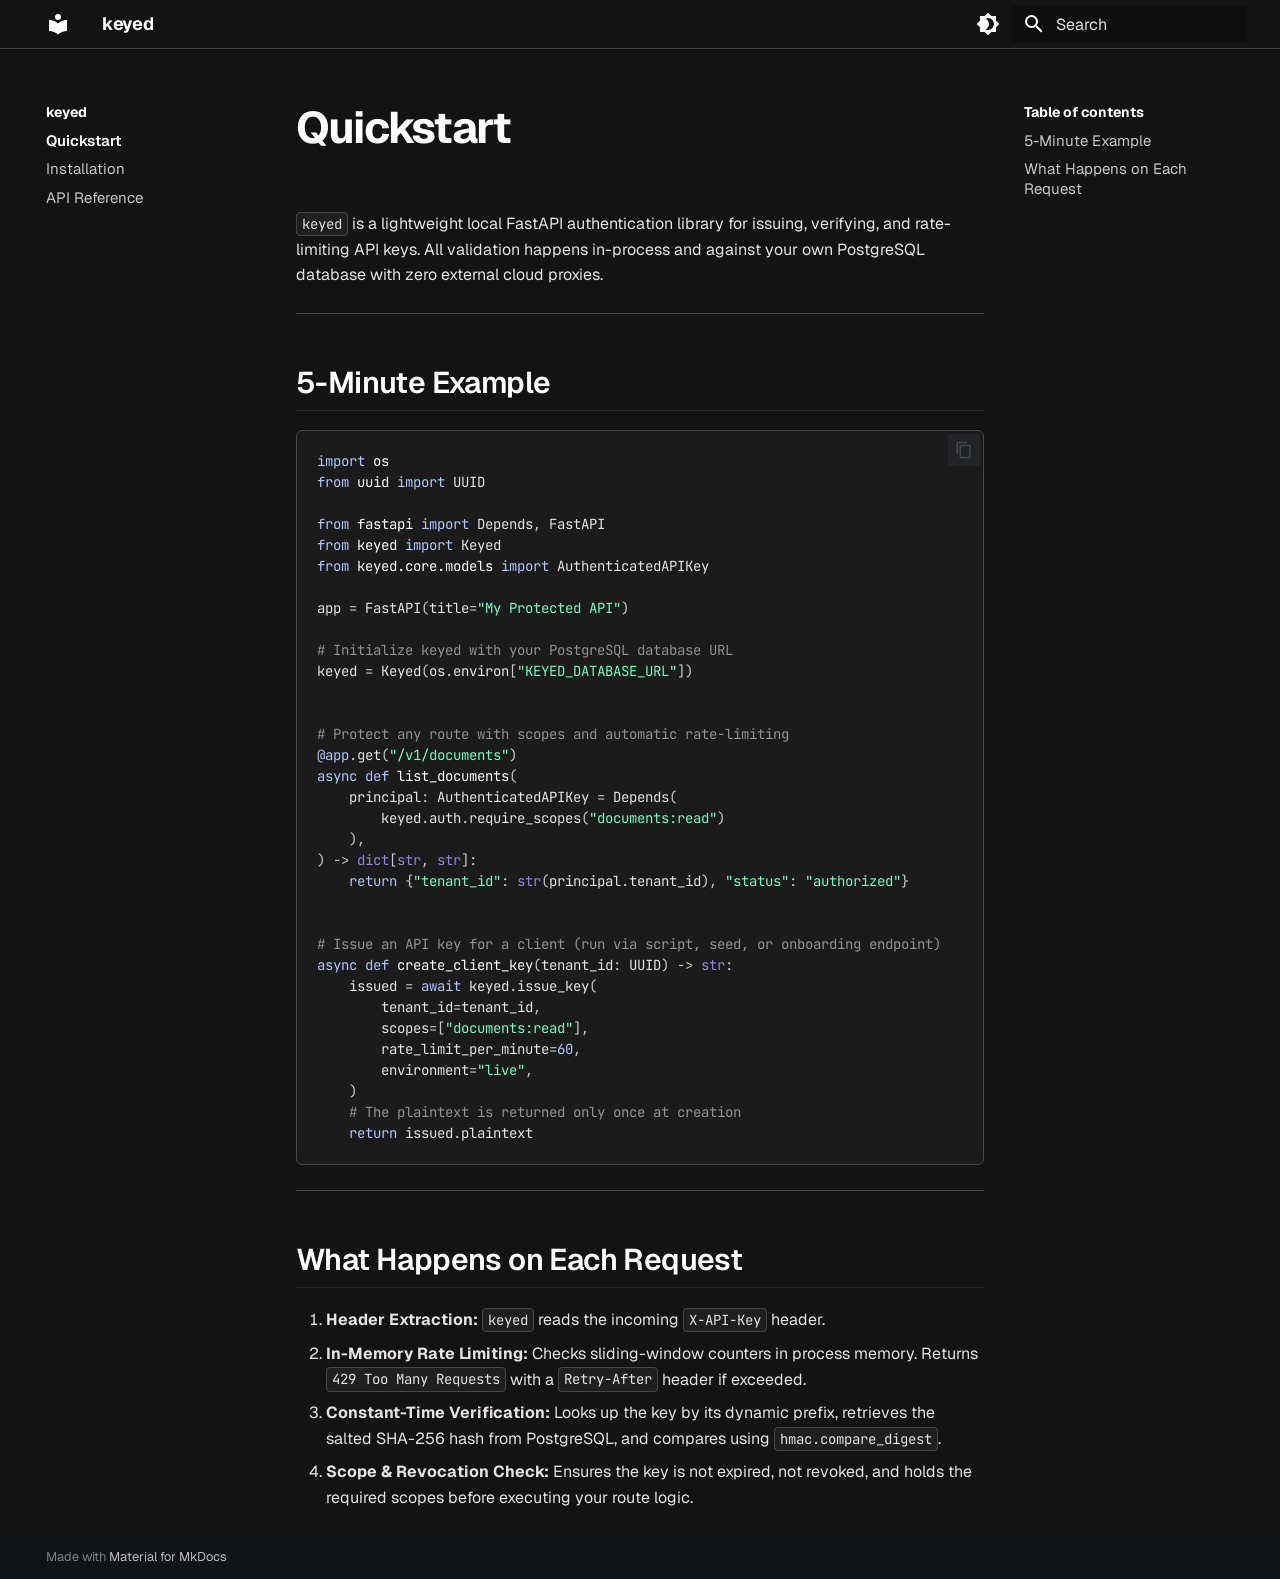
<file: docs/index.html>
<!doctype html>
<html lang="en" class="no-js">
  <head>
    
      <meta charset="utf-8">
      <meta name="viewport" content="width=device-width,initial-scale=1">
      
        <meta name="description" content="Local API key authentication and rate limiting for FastAPI">
      
      
        <meta name="author" content="keyed">
      
      
        <link rel="canonical" href="https://kreesten-hsh.github.io/keyed/docs/">
      
      
      
        <link rel="next" href="installation/">
      
      
        
      
      
      <link rel="icon" href="assets/images/favicon.png">
      <meta name="generator" content="mkdocs-1.6.1, mkdocs-material-9.7.7">
    
    
      
        <title>keyed</title>
      
    
    
      <link rel="stylesheet" href="assets/stylesheets/main.ec1eaa64.min.css">
      
        
        <link rel="stylesheet" href="assets/stylesheets/palette.ab4e12ef.min.css">
      
      


    
    
      
    
    
      
        
        
        <link rel="preconnect" href="https://fonts.gstatic.com" crossorigin>
        <link rel="stylesheet" href="https://fonts.googleapis.com/css?family=Geist:300,300i,400,400i,700,700i%7CJetBrains+Mono:400,400i,700,700i&display=fallback">
        <style>:root{--md-text-font:"Geist";--md-code-font:"JetBrains Mono"}</style>
      
    
    
      <link rel="stylesheet" href="stylesheets/extra.css">
    
    <script>__md_scope=new URL(".",location),__md_hash=e=>[...e].reduce(((e,_)=>(e<<5)-e+_.charCodeAt(0)),0),__md_get=(e,_=localStorage,t=__md_scope)=>JSON.parse(_.getItem(t.pathname+"."+e)),__md_set=(e,_,t=localStorage,a=__md_scope)=>{try{t.setItem(a.pathname+"."+e,JSON.stringify(_))}catch(e){}}</script>
    
      

    
    
  </head>
  
  
    
    
      
    
    
    
    
    <body dir="ltr" data-md-color-scheme="slate" data-md-color-primary="black" data-md-color-accent="indigo">
  
    
    <input class="md-toggle" data-md-toggle="drawer" type="checkbox" id="__drawer" autocomplete="off">
    <input class="md-toggle" data-md-toggle="search" type="checkbox" id="__search" autocomplete="off">
    <label class="md-overlay" for="__drawer"></label>
    <div data-md-component="skip">
      
        
        <a href="#quickstart" class="md-skip">
          Skip to content
        </a>
      
    </div>
    <div data-md-component="announce">
      
    </div>
    
    
      

  

<header class="md-header md-header--shadow" data-md-component="header">
  <nav class="md-header__inner md-grid" aria-label="Header">
    <a href="." title="keyed" class="md-header__button md-logo" aria-label="keyed" data-md-component="logo">
      
  
  <svg xmlns="http://www.w3.org/2000/svg" viewBox="0 0 24 24"><path d="M12 8a3 3 0 0 0 3-3 3 3 0 0 0-3-3 3 3 0 0 0-3 3 3 3 0 0 0 3 3m0 3.54C9.64 9.35 6.5 8 3 8v11c3.5 0 6.64 1.35 9 3.54 2.36-2.19 5.5-3.54 9-3.54V8c-3.5 0-6.64 1.35-9 3.54"/></svg>

    </a>
    <label class="md-header__button md-icon" for="__drawer">
      
      <svg xmlns="http://www.w3.org/2000/svg" viewBox="0 0 24 24"><path d="M3 6h18v2H3zm0 5h18v2H3zm0 5h18v2H3z"/></svg>
    </label>
    <div class="md-header__title" data-md-component="header-title">
      <div class="md-header__ellipsis">
        <div class="md-header__topic">
          <span class="md-ellipsis">
            keyed
          </span>
        </div>
        <div class="md-header__topic" data-md-component="header-topic">
          <span class="md-ellipsis">
            
              Quickstart
            
          </span>
        </div>
      </div>
    </div>
    
      
        <form class="md-header__option" data-md-component="palette">
  
    
    
    
    <input class="md-option" data-md-color-media="" data-md-color-scheme="slate" data-md-color-primary="black" data-md-color-accent="indigo"  aria-label="Switch to light mode"  type="radio" name="__palette" id="__palette_0">
    
      <label class="md-header__button md-icon" title="Switch to light mode" for="__palette_1" hidden>
        <svg xmlns="http://www.w3.org/2000/svg" viewBox="0 0 24 24"><path d="M12 18c-.89 0-1.74-.2-2.5-.55C11.56 16.5 13 14.42 13 12s-1.44-4.5-3.5-5.45C10.26 6.2 11.11 6 12 6a6 6 0 0 1 6 6 6 6 0 0 1-6 6m8-9.31V4h-4.69L12 .69 8.69 4H4v4.69L.69 12 4 15.31V20h4.69L12 23.31 15.31 20H20v-4.69L23.31 12z"/></svg>
      </label>
    
  
    
    
    
    <input class="md-option" data-md-color-media="" data-md-color-scheme="default" data-md-color-primary="black" data-md-color-accent="indigo"  aria-label="Switch to dark mode"  type="radio" name="__palette" id="__palette_1">
    
      <label class="md-header__button md-icon" title="Switch to dark mode" for="__palette_0" hidden>
        <svg xmlns="http://www.w3.org/2000/svg" viewBox="0 0 24 24"><path d="M12 8a4 4 0 0 0-4 4 4 4 0 0 0 4 4 4 4 0 0 0 4-4 4 4 0 0 0-4-4m0 10a6 6 0 0 1-6-6 6 6 0 0 1 6-6 6 6 0 0 1 6 6 6 6 0 0 1-6 6m8-9.31V4h-4.69L12 .69 8.69 4H4v4.69L.69 12 4 15.31V20h4.69L12 23.31 15.31 20H20v-4.69L23.31 12z"/></svg>
      </label>
    
  
</form>
      
    
    
      <script>var palette=__md_get("__palette");if(palette&&palette.color){if("(prefers-color-scheme)"===palette.color.media){var media=matchMedia("(prefers-color-scheme: light)"),input=document.querySelector(media.matches?"[data-md-color-media='(prefers-color-scheme: light)']":"[data-md-color-media='(prefers-color-scheme: dark)']");palette.color.media=input.getAttribute("data-md-color-media"),palette.color.scheme=input.getAttribute("data-md-color-scheme"),palette.color.primary=input.getAttribute("data-md-color-primary"),palette.color.accent=input.getAttribute("data-md-color-accent")}for(var[key,value]of Object.entries(palette.color))document.body.setAttribute("data-md-color-"+key,value)}</script>
    
    
    
      
      
        <label class="md-header__button md-icon" for="__search">
          
          <svg xmlns="http://www.w3.org/2000/svg" viewBox="0 0 24 24"><path d="M9.5 3A6.5 6.5 0 0 1 16 9.5c0 1.61-.59 3.09-1.56 4.23l.27.27h.79l5 5-1.5 1.5-5-5v-.79l-.27-.27A6.52 6.52 0 0 1 9.5 16 6.5 6.5 0 0 1 3 9.5 6.5 6.5 0 0 1 9.5 3m0 2C7 5 5 7 5 9.5S7 14 9.5 14 14 12 14 9.5 12 5 9.5 5"/></svg>
        </label>
        <div class="md-search" data-md-component="search" role="dialog">
  <label class="md-search__overlay" for="__search"></label>
  <div class="md-search__inner" role="search">
    <form class="md-search__form" name="search">
      <input type="text" class="md-search__input" name="query" aria-label="Search" placeholder="Search" autocapitalize="off" autocorrect="off" autocomplete="off" spellcheck="false" data-md-component="search-query" required>
      <label class="md-search__icon md-icon" for="__search">
        
        <svg xmlns="http://www.w3.org/2000/svg" viewBox="0 0 24 24"><path d="M9.5 3A6.5 6.5 0 0 1 16 9.5c0 1.61-.59 3.09-1.56 4.23l.27.27h.79l5 5-1.5 1.5-5-5v-.79l-.27-.27A6.52 6.52 0 0 1 9.5 16 6.5 6.5 0 0 1 3 9.5 6.5 6.5 0 0 1 9.5 3m0 2C7 5 5 7 5 9.5S7 14 9.5 14 14 12 14 9.5 12 5 9.5 5"/></svg>
        
        <svg xmlns="http://www.w3.org/2000/svg" viewBox="0 0 24 24"><path d="M20 11v2H8l5.5 5.5-1.42 1.42L4.16 12l7.92-7.92L13.5 5.5 8 11z"/></svg>
      </label>
      <nav class="md-search__options" aria-label="Search">
        
        <button type="reset" class="md-search__icon md-icon" title="Clear" aria-label="Clear" tabindex="-1">
          
          <svg xmlns="http://www.w3.org/2000/svg" viewBox="0 0 24 24"><path d="M19 6.41 17.59 5 12 10.59 6.41 5 5 6.41 10.59 12 5 17.59 6.41 19 12 13.41 17.59 19 19 17.59 13.41 12z"/></svg>
        </button>
      </nav>
      
    </form>
    <div class="md-search__output">
      <div class="md-search__scrollwrap" tabindex="0" data-md-scrollfix>
        <div class="md-search-result" data-md-component="search-result">
          <div class="md-search-result__meta">
            Initializing search
          </div>
          <ol class="md-search-result__list" role="presentation"></ol>
        </div>
      </div>
    </div>
  </div>
</div>
      
    
    
  </nav>
  
</header>
    
    <div class="md-container" data-md-component="container">
      
      
        
          
        
      
      <main class="md-main" data-md-component="main">
        <div class="md-main__inner md-grid">
          
            
              
              <div class="md-sidebar md-sidebar--primary" data-md-component="sidebar" data-md-type="navigation" >
                <div class="md-sidebar__scrollwrap">
                  <div class="md-sidebar__inner">
                    



<nav class="md-nav md-nav--primary" aria-label="Navigation" data-md-level="0">
  <label class="md-nav__title" for="__drawer">
    <a href="." title="keyed" class="md-nav__button md-logo" aria-label="keyed" data-md-component="logo">
      
  
  <svg xmlns="http://www.w3.org/2000/svg" viewBox="0 0 24 24"><path d="M12 8a3 3 0 0 0 3-3 3 3 0 0 0-3-3 3 3 0 0 0-3 3 3 3 0 0 0 3 3m0 3.54C9.64 9.35 6.5 8 3 8v11c3.5 0 6.64 1.35 9 3.54 2.36-2.19 5.5-3.54 9-3.54V8c-3.5 0-6.64 1.35-9 3.54"/></svg>

    </a>
    keyed
  </label>
  
  <ul class="md-nav__list" data-md-scrollfix>
    
      
      
  
  
    
  
  
  
    <li class="md-nav__item md-nav__item--active">
      
      <input class="md-nav__toggle md-toggle" type="checkbox" id="__toc">
      
      
        
      
      
        <label class="md-nav__link md-nav__link--active" for="__toc">
          
  
  
  <span class="md-ellipsis">
    
  
    Quickstart
  

    
  </span>
  
  

          <span class="md-nav__icon md-icon"></span>
        </label>
      
      <a href="." class="md-nav__link md-nav__link--active">
        
  
  
  <span class="md-ellipsis">
    
  
    Quickstart
  

    
  </span>
  
  

      </a>
      
        

<nav class="md-nav md-nav--secondary" aria-label="Table of contents">
  
  
  
    
  
  
    <label class="md-nav__title" for="__toc">
      <span class="md-nav__icon md-icon"></span>
      Table of contents
    </label>
    <ul class="md-nav__list" data-md-component="toc" data-md-scrollfix>
      
        <li class="md-nav__item">
  <a href="#5-minute-example" class="md-nav__link">
    <span class="md-ellipsis">
      
        5-Minute Example
      
    </span>
  </a>
  
</li>
      
        <li class="md-nav__item">
  <a href="#what-happens-on-each-request" class="md-nav__link">
    <span class="md-ellipsis">
      
        What Happens on Each Request
      
    </span>
  </a>
  
</li>
      
    </ul>
  
</nav>
      
    </li>
  

    
      
      
  
  
  
  
    <li class="md-nav__item">
      <a href="installation/" class="md-nav__link">
        
  
  
  <span class="md-ellipsis">
    
  
    Installation
  

    
  </span>
  
  

      </a>
    </li>
  

    
      
      
  
  
  
  
    <li class="md-nav__item">
      <a href="api-reference/" class="md-nav__link">
        
  
  
  <span class="md-ellipsis">
    
  
    API Reference
  

    
  </span>
  
  

      </a>
    </li>
  

    
  </ul>
</nav>
                  </div>
                </div>
              </div>
            
            
              
              <div class="md-sidebar md-sidebar--secondary" data-md-component="sidebar" data-md-type="toc" >
                <div class="md-sidebar__scrollwrap">
                  <div class="md-sidebar__inner">
                    

<nav class="md-nav md-nav--secondary" aria-label="Table of contents">
  
  
  
    
  
  
    <label class="md-nav__title" for="__toc">
      <span class="md-nav__icon md-icon"></span>
      Table of contents
    </label>
    <ul class="md-nav__list" data-md-component="toc" data-md-scrollfix>
      
        <li class="md-nav__item">
  <a href="#5-minute-example" class="md-nav__link">
    <span class="md-ellipsis">
      
        5-Minute Example
      
    </span>
  </a>
  
</li>
      
        <li class="md-nav__item">
  <a href="#what-happens-on-each-request" class="md-nav__link">
    <span class="md-ellipsis">
      
        What Happens on Each Request
      
    </span>
  </a>
  
</li>
      
    </ul>
  
</nav>
                  </div>
                </div>
              </div>
            
          
          
            <div class="md-content" data-md-component="content">
              
              <article class="md-content__inner md-typeset">
                
                  



<h1 id="quickstart">Quickstart</h1>
<p><code>keyed</code> is a lightweight local FastAPI authentication library for issuing, verifying, and rate-limiting API keys. All validation happens in-process and against your own PostgreSQL database with zero external cloud proxies.</p>
<hr />
<h2 id="5-minute-example">5-Minute Example</h2>
<div class="language-python highlight"><pre><span></span><code><span id="__span-0-1"><a id="__codelineno-0-1" name="__codelineno-0-1" href="#__codelineno-0-1"></a><span class="kn">import</span><span class="w"> </span><span class="nn">os</span>
</span><span id="__span-0-2"><a id="__codelineno-0-2" name="__codelineno-0-2" href="#__codelineno-0-2"></a><span class="kn">from</span><span class="w"> </span><span class="nn">uuid</span><span class="w"> </span><span class="kn">import</span> <span class="n">UUID</span>
</span><span id="__span-0-3"><a id="__codelineno-0-3" name="__codelineno-0-3" href="#__codelineno-0-3"></a>
</span><span id="__span-0-4"><a id="__codelineno-0-4" name="__codelineno-0-4" href="#__codelineno-0-4"></a><span class="kn">from</span><span class="w"> </span><span class="nn">fastapi</span><span class="w"> </span><span class="kn">import</span> <span class="n">Depends</span><span class="p">,</span> <span class="n">FastAPI</span>
</span><span id="__span-0-5"><a id="__codelineno-0-5" name="__codelineno-0-5" href="#__codelineno-0-5"></a><span class="kn">from</span><span class="w"> </span><span class="nn">keyed</span><span class="w"> </span><span class="kn">import</span> <span class="n">Keyed</span>
</span><span id="__span-0-6"><a id="__codelineno-0-6" name="__codelineno-0-6" href="#__codelineno-0-6"></a><span class="kn">from</span><span class="w"> </span><span class="nn">keyed.core.models</span><span class="w"> </span><span class="kn">import</span> <span class="n">AuthenticatedAPIKey</span>
</span><span id="__span-0-7"><a id="__codelineno-0-7" name="__codelineno-0-7" href="#__codelineno-0-7"></a>
</span><span id="__span-0-8"><a id="__codelineno-0-8" name="__codelineno-0-8" href="#__codelineno-0-8"></a><span class="n">app</span> <span class="o">=</span> <span class="n">FastAPI</span><span class="p">(</span><span class="n">title</span><span class="o">=</span><span class="s2">"My Protected API"</span><span class="p">)</span>
</span><span id="__span-0-9"><a id="__codelineno-0-9" name="__codelineno-0-9" href="#__codelineno-0-9"></a>
</span><span id="__span-0-10"><a id="__codelineno-0-10" name="__codelineno-0-10" href="#__codelineno-0-10"></a><span class="c1"># Initialize keyed with your PostgreSQL database URL</span>
</span><span id="__span-0-11"><a id="__codelineno-0-11" name="__codelineno-0-11" href="#__codelineno-0-11"></a><span class="n">keyed</span> <span class="o">=</span> <span class="n">Keyed</span><span class="p">(</span><span class="n">os</span><span class="o">.</span><span class="n">environ</span><span class="p">[</span><span class="s2">"KEYED_DATABASE_URL"</span><span class="p">])</span>
</span><span id="__span-0-12"><a id="__codelineno-0-12" name="__codelineno-0-12" href="#__codelineno-0-12"></a>
</span><span id="__span-0-13"><a id="__codelineno-0-13" name="__codelineno-0-13" href="#__codelineno-0-13"></a>
</span><span id="__span-0-14"><a id="__codelineno-0-14" name="__codelineno-0-14" href="#__codelineno-0-14"></a><span class="c1"># Protect any route with scopes and automatic rate-limiting</span>
</span><span id="__span-0-15"><a id="__codelineno-0-15" name="__codelineno-0-15" href="#__codelineno-0-15"></a><span class="nd">@app</span><span class="o">.</span><span class="n">get</span><span class="p">(</span><span class="s2">"/v1/documents"</span><span class="p">)</span>
</span><span id="__span-0-16"><a id="__codelineno-0-16" name="__codelineno-0-16" href="#__codelineno-0-16"></a><span class="k">async</span> <span class="k">def</span><span class="w"> </span><span class="nf">list_documents</span><span class="p">(</span>
</span><span id="__span-0-17"><a id="__codelineno-0-17" name="__codelineno-0-17" href="#__codelineno-0-17"></a>    <span class="n">principal</span><span class="p">:</span> <span class="n">AuthenticatedAPIKey</span> <span class="o">=</span> <span class="n">Depends</span><span class="p">(</span>
</span><span id="__span-0-18"><a id="__codelineno-0-18" name="__codelineno-0-18" href="#__codelineno-0-18"></a>        <span class="n">keyed</span><span class="o">.</span><span class="n">auth</span><span class="o">.</span><span class="n">require_scopes</span><span class="p">(</span><span class="s2">"documents:read"</span><span class="p">)</span>
</span><span id="__span-0-19"><a id="__codelineno-0-19" name="__codelineno-0-19" href="#__codelineno-0-19"></a>    <span class="p">),</span>
</span><span id="__span-0-20"><a id="__codelineno-0-20" name="__codelineno-0-20" href="#__codelineno-0-20"></a><span class="p">)</span> <span class="o">-&gt;</span> <span class="nb">dict</span><span class="p">[</span><span class="nb">str</span><span class="p">,</span> <span class="nb">str</span><span class="p">]:</span>
</span><span id="__span-0-21"><a id="__codelineno-0-21" name="__codelineno-0-21" href="#__codelineno-0-21"></a>    <span class="k">return</span> <span class="p">{</span><span class="s2">"tenant_id"</span><span class="p">:</span> <span class="nb">str</span><span class="p">(</span><span class="n">principal</span><span class="o">.</span><span class="n">tenant_id</span><span class="p">),</span> <span class="s2">"status"</span><span class="p">:</span> <span class="s2">"authorized"</span><span class="p">}</span>
</span><span id="__span-0-22"><a id="__codelineno-0-22" name="__codelineno-0-22" href="#__codelineno-0-22"></a>
</span><span id="__span-0-23"><a id="__codelineno-0-23" name="__codelineno-0-23" href="#__codelineno-0-23"></a>
</span><span id="__span-0-24"><a id="__codelineno-0-24" name="__codelineno-0-24" href="#__codelineno-0-24"></a><span class="c1"># Issue an API key for a client (run via script, seed, or onboarding endpoint)</span>
</span><span id="__span-0-25"><a id="__codelineno-0-25" name="__codelineno-0-25" href="#__codelineno-0-25"></a><span class="k">async</span> <span class="k">def</span><span class="w"> </span><span class="nf">create_client_key</span><span class="p">(</span><span class="n">tenant_id</span><span class="p">:</span> <span class="n">UUID</span><span class="p">)</span> <span class="o">-&gt;</span> <span class="nb">str</span><span class="p">:</span>
</span><span id="__span-0-26"><a id="__codelineno-0-26" name="__codelineno-0-26" href="#__codelineno-0-26"></a>    <span class="n">issued</span> <span class="o">=</span> <span class="k">await</span> <span class="n">keyed</span><span class="o">.</span><span class="n">issue_key</span><span class="p">(</span>
</span><span id="__span-0-27"><a id="__codelineno-0-27" name="__codelineno-0-27" href="#__codelineno-0-27"></a>        <span class="n">tenant_id</span><span class="o">=</span><span class="n">tenant_id</span><span class="p">,</span>
</span><span id="__span-0-28"><a id="__codelineno-0-28" name="__codelineno-0-28" href="#__codelineno-0-28"></a>        <span class="n">scopes</span><span class="o">=</span><span class="p">[</span><span class="s2">"documents:read"</span><span class="p">],</span>
</span><span id="__span-0-29"><a id="__codelineno-0-29" name="__codelineno-0-29" href="#__codelineno-0-29"></a>        <span class="n">rate_limit_per_minute</span><span class="o">=</span><span class="mi">60</span><span class="p">,</span>
</span><span id="__span-0-30"><a id="__codelineno-0-30" name="__codelineno-0-30" href="#__codelineno-0-30"></a>        <span class="n">environment</span><span class="o">=</span><span class="s2">"live"</span><span class="p">,</span>
</span><span id="__span-0-31"><a id="__codelineno-0-31" name="__codelineno-0-31" href="#__codelineno-0-31"></a>    <span class="p">)</span>
</span><span id="__span-0-32"><a id="__codelineno-0-32" name="__codelineno-0-32" href="#__codelineno-0-32"></a>    <span class="c1"># The plaintext is returned only once at creation</span>
</span><span id="__span-0-33"><a id="__codelineno-0-33" name="__codelineno-0-33" href="#__codelineno-0-33"></a>    <span class="k">return</span> <span class="n">issued</span><span class="o">.</span><span class="n">plaintext</span>
</span></code></pre></div>
<hr />
<h2 id="what-happens-on-each-request">What Happens on Each Request</h2>
<ol>
<li><strong>Header Extraction:</strong> <code>keyed</code> reads the incoming <code>X-API-Key</code> header.</li>
<li><strong>In-Memory Rate Limiting:</strong> Checks sliding-window counters in process memory. Returns <code>429 Too Many Requests</code> with a <code>Retry-After</code> header if exceeded.</li>
<li><strong>Constant-Time Verification:</strong> Looks up the key by its dynamic prefix, retrieves the salted SHA-256 hash from PostgreSQL, and compares using <code>hmac.compare_digest</code>.</li>
<li><strong>Scope &amp; Revocation Check:</strong> Ensures the key is not expired, not revoked, and holds the required scopes before executing your route logic.</li>
</ol>












                
              </article>
            </div>
          
          
<script>var target=document.getElementById(location.hash.slice(1));target&&target.name&&(target.checked=target.name.startsWith("__tabbed_"))</script>
        </div>
        
          <button type="button" class="md-top md-icon" data-md-component="top" hidden>
  
  <svg xmlns="http://www.w3.org/2000/svg" viewBox="0 0 24 24"><path d="M13 20h-2V8l-5.5 5.5-1.42-1.42L12 4.16l7.92 7.92-1.42 1.42L13 8z"/></svg>
  Back to top
</button>
        
      </main>
      
        <footer class="md-footer">
  
  <div class="md-footer-meta md-typeset">
    <div class="md-footer-meta__inner md-grid">
      <div class="md-copyright">
  
  
    Made with
    <a href="https://squidfunk.github.io/mkdocs-material/" target="_blank" rel="noopener">
      Material for MkDocs
    </a>
  
</div>
      
    </div>
  </div>
</footer>
      
    </div>
    <div class="md-dialog" data-md-component="dialog">
      <div class="md-dialog__inner md-typeset"></div>
    </div>
    
    
    
      
      
      <script id="__config" type="application/json">{"annotate": null, "base": ".", "features": ["content.code.copy", "navigation.instant", "navigation.tracking", "navigation.top"], "search": "assets/javascripts/workers/search.2c215733.min.js", "tags": null, "translations": {"clipboard.copied": "Copied to clipboard", "clipboard.copy": "Copy to clipboard", "search.result.more.one": "1 more on this page", "search.result.more.other": "# more on this page", "search.result.none": "No matching documents", "search.result.one": "1 matching document", "search.result.other": "# matching documents", "search.result.placeholder": "Type to start searching", "search.result.term.missing": "Missing", "select.version": "Select version"}, "version": null}</script>
    
    
      <script src="assets/javascripts/bundle.d7400e89.min.js"></script>
      
    
  </body>
</html>
</file>
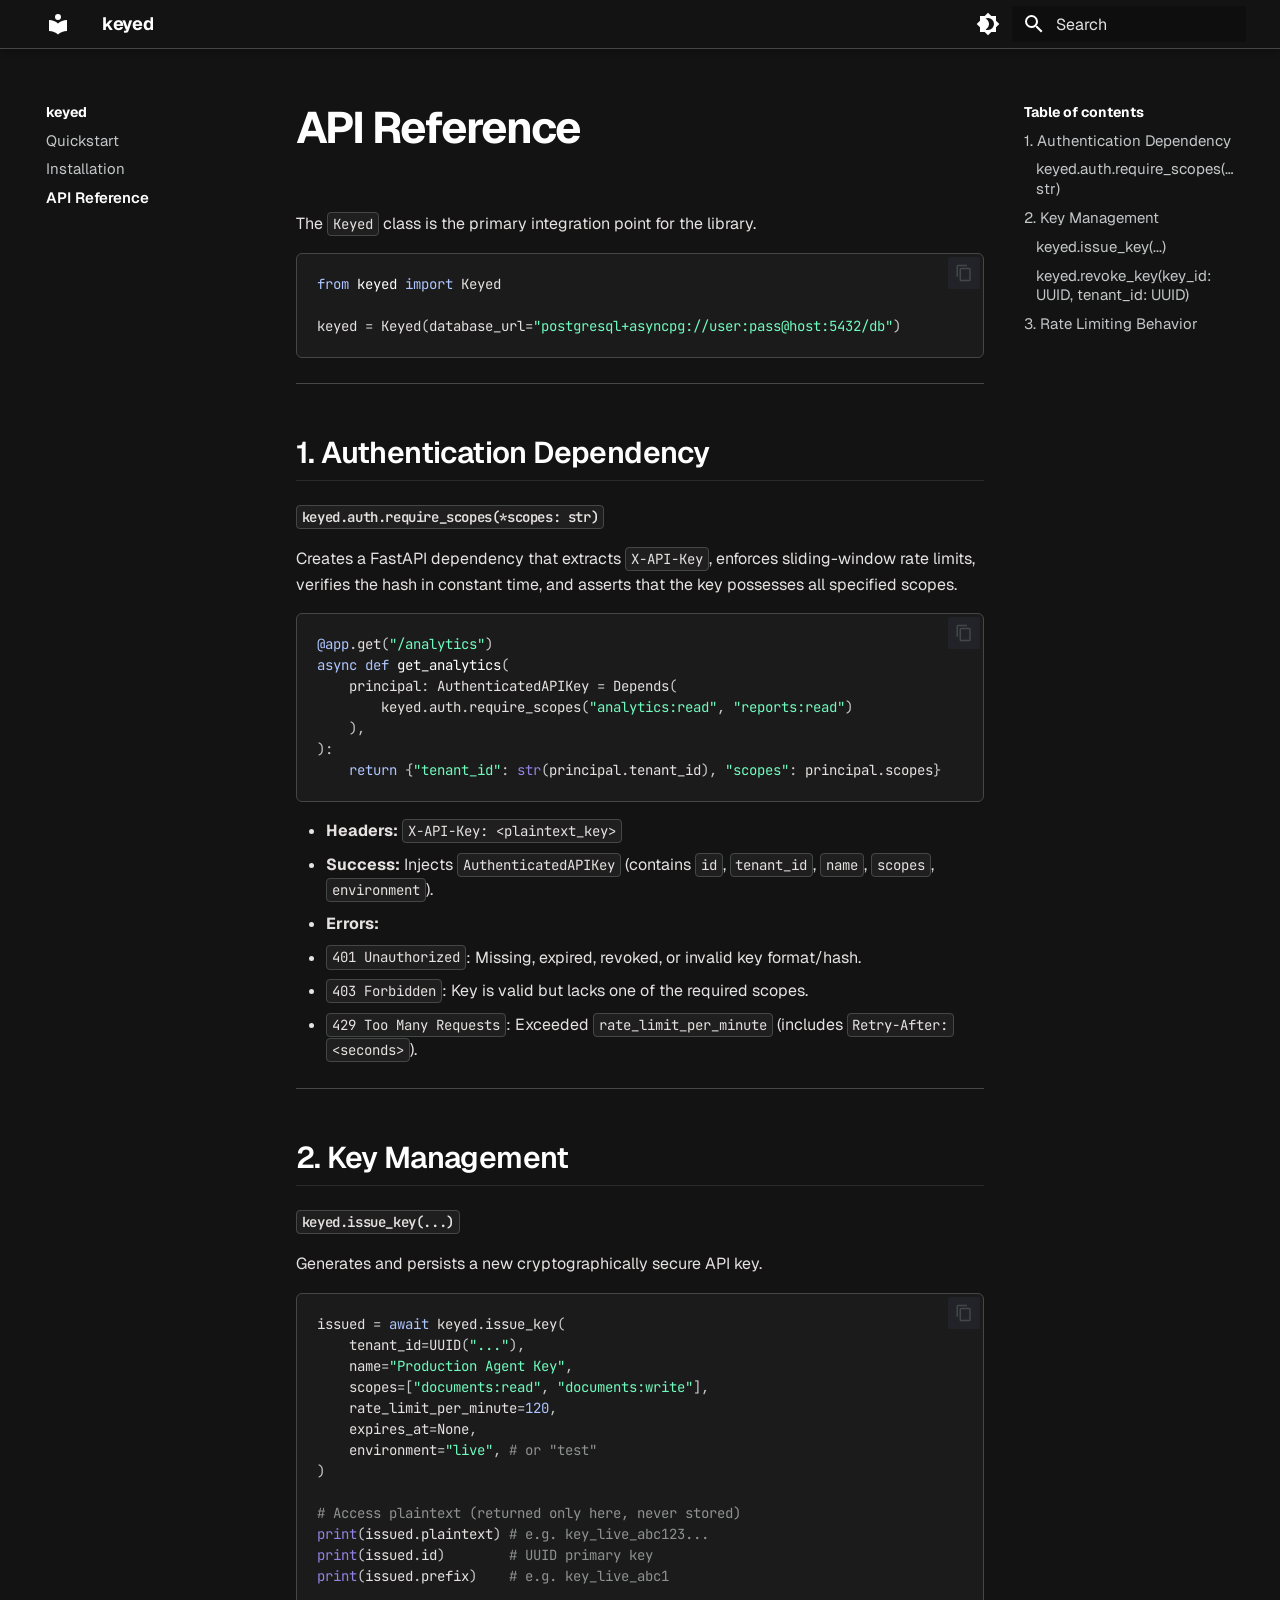
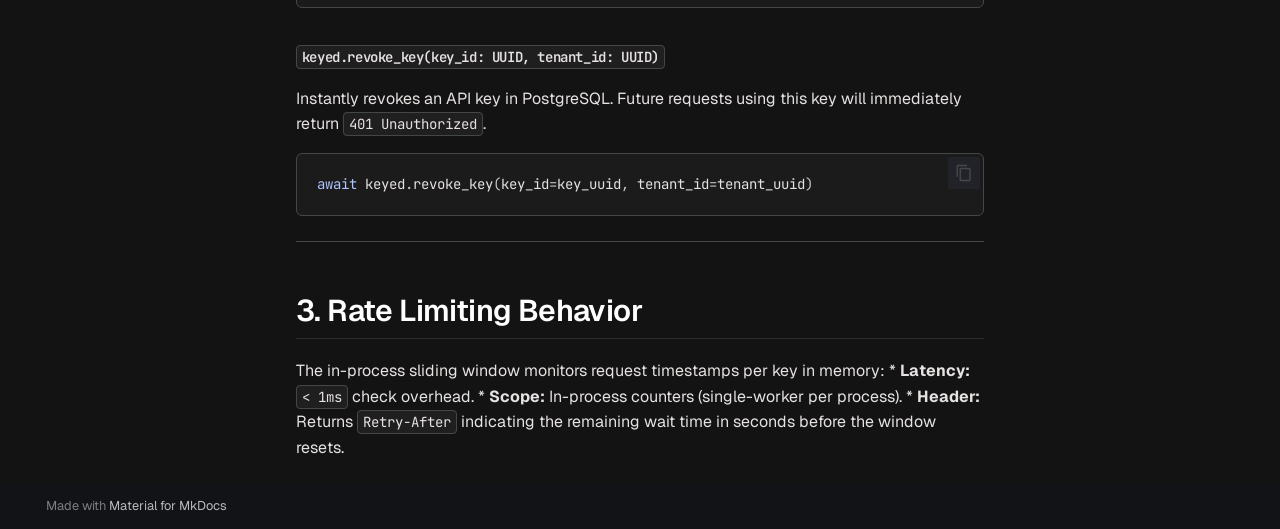
<file: docs/api-reference/index.html>
<!doctype html>
<html lang="en" class="no-js">
  <head>
    
      <meta charset="utf-8">
      <meta name="viewport" content="width=device-width,initial-scale=1">
      
        <meta name="description" content="Local API key authentication and rate limiting for FastAPI">
      
      
        <meta name="author" content="keyed">
      
      
        <link rel="canonical" href="https://kreesten-hsh.github.io/keyed/docs/api-reference/">
      
      
        <link rel="prev" href="../installation/">
      
      
      
        
      
      
      <link rel="icon" href="../assets/images/favicon.png">
      <meta name="generator" content="mkdocs-1.6.1, mkdocs-material-9.7.7">
    
    
      
        <title>API Reference - keyed</title>
      
    
    
      <link rel="stylesheet" href="../assets/stylesheets/main.ec1eaa64.min.css">
      
        
        <link rel="stylesheet" href="../assets/stylesheets/palette.ab4e12ef.min.css">
      
      


    
    
      
    
    
      
        
        
        <link rel="preconnect" href="https://fonts.gstatic.com" crossorigin>
        <link rel="stylesheet" href="https://fonts.googleapis.com/css?family=Geist:300,300i,400,400i,700,700i%7CJetBrains+Mono:400,400i,700,700i&display=fallback">
        <style>:root{--md-text-font:"Geist";--md-code-font:"JetBrains Mono"}</style>
      
    
    
      <link rel="stylesheet" href="../stylesheets/extra.css">
    
    <script>__md_scope=new URL("..",location),__md_hash=e=>[...e].reduce(((e,_)=>(e<<5)-e+_.charCodeAt(0)),0),__md_get=(e,_=localStorage,t=__md_scope)=>JSON.parse(_.getItem(t.pathname+"."+e)),__md_set=(e,_,t=localStorage,a=__md_scope)=>{try{t.setItem(a.pathname+"."+e,JSON.stringify(_))}catch(e){}}</script>
    
      

    
    
  </head>
  
  
    
    
      
    
    
    
    
    <body dir="ltr" data-md-color-scheme="slate" data-md-color-primary="black" data-md-color-accent="indigo">
  
    
    <input class="md-toggle" data-md-toggle="drawer" type="checkbox" id="__drawer" autocomplete="off">
    <input class="md-toggle" data-md-toggle="search" type="checkbox" id="__search" autocomplete="off">
    <label class="md-overlay" for="__drawer"></label>
    <div data-md-component="skip">
      
        
        <a href="#api-reference" class="md-skip">
          Skip to content
        </a>
      
    </div>
    <div data-md-component="announce">
      
    </div>
    
    
      

  

<header class="md-header md-header--shadow" data-md-component="header">
  <nav class="md-header__inner md-grid" aria-label="Header">
    <a href=".." title="keyed" class="md-header__button md-logo" aria-label="keyed" data-md-component="logo">
      
  
  <svg xmlns="http://www.w3.org/2000/svg" viewBox="0 0 24 24"><path d="M12 8a3 3 0 0 0 3-3 3 3 0 0 0-3-3 3 3 0 0 0-3 3 3 3 0 0 0 3 3m0 3.54C9.64 9.35 6.5 8 3 8v11c3.5 0 6.64 1.35 9 3.54 2.36-2.19 5.5-3.54 9-3.54V8c-3.5 0-6.64 1.35-9 3.54"/></svg>

    </a>
    <label class="md-header__button md-icon" for="__drawer">
      
      <svg xmlns="http://www.w3.org/2000/svg" viewBox="0 0 24 24"><path d="M3 6h18v2H3zm0 5h18v2H3zm0 5h18v2H3z"/></svg>
    </label>
    <div class="md-header__title" data-md-component="header-title">
      <div class="md-header__ellipsis">
        <div class="md-header__topic">
          <span class="md-ellipsis">
            keyed
          </span>
        </div>
        <div class="md-header__topic" data-md-component="header-topic">
          <span class="md-ellipsis">
            
              API Reference
            
          </span>
        </div>
      </div>
    </div>
    
      
        <form class="md-header__option" data-md-component="palette">
  
    
    
    
    <input class="md-option" data-md-color-media="" data-md-color-scheme="slate" data-md-color-primary="black" data-md-color-accent="indigo"  aria-label="Switch to light mode"  type="radio" name="__palette" id="__palette_0">
    
      <label class="md-header__button md-icon" title="Switch to light mode" for="__palette_1" hidden>
        <svg xmlns="http://www.w3.org/2000/svg" viewBox="0 0 24 24"><path d="M12 18c-.89 0-1.74-.2-2.5-.55C11.56 16.5 13 14.42 13 12s-1.44-4.5-3.5-5.45C10.26 6.2 11.11 6 12 6a6 6 0 0 1 6 6 6 6 0 0 1-6 6m8-9.31V4h-4.69L12 .69 8.69 4H4v4.69L.69 12 4 15.31V20h4.69L12 23.31 15.31 20H20v-4.69L23.31 12z"/></svg>
      </label>
    
  
    
    
    
    <input class="md-option" data-md-color-media="" data-md-color-scheme="default" data-md-color-primary="black" data-md-color-accent="indigo"  aria-label="Switch to dark mode"  type="radio" name="__palette" id="__palette_1">
    
      <label class="md-header__button md-icon" title="Switch to dark mode" for="__palette_0" hidden>
        <svg xmlns="http://www.w3.org/2000/svg" viewBox="0 0 24 24"><path d="M12 8a4 4 0 0 0-4 4 4 4 0 0 0 4 4 4 4 0 0 0 4-4 4 4 0 0 0-4-4m0 10a6 6 0 0 1-6-6 6 6 0 0 1 6-6 6 6 0 0 1 6 6 6 6 0 0 1-6 6m8-9.31V4h-4.69L12 .69 8.69 4H4v4.69L.69 12 4 15.31V20h4.69L12 23.31 15.31 20H20v-4.69L23.31 12z"/></svg>
      </label>
    
  
</form>
      
    
    
      <script>var palette=__md_get("__palette");if(palette&&palette.color){if("(prefers-color-scheme)"===palette.color.media){var media=matchMedia("(prefers-color-scheme: light)"),input=document.querySelector(media.matches?"[data-md-color-media='(prefers-color-scheme: light)']":"[data-md-color-media='(prefers-color-scheme: dark)']");palette.color.media=input.getAttribute("data-md-color-media"),palette.color.scheme=input.getAttribute("data-md-color-scheme"),palette.color.primary=input.getAttribute("data-md-color-primary"),palette.color.accent=input.getAttribute("data-md-color-accent")}for(var[key,value]of Object.entries(palette.color))document.body.setAttribute("data-md-color-"+key,value)}</script>
    
    
    
      
      
        <label class="md-header__button md-icon" for="__search">
          
          <svg xmlns="http://www.w3.org/2000/svg" viewBox="0 0 24 24"><path d="M9.5 3A6.5 6.5 0 0 1 16 9.5c0 1.61-.59 3.09-1.56 4.23l.27.27h.79l5 5-1.5 1.5-5-5v-.79l-.27-.27A6.52 6.52 0 0 1 9.5 16 6.5 6.5 0 0 1 3 9.5 6.5 6.5 0 0 1 9.5 3m0 2C7 5 5 7 5 9.5S7 14 9.5 14 14 12 14 9.5 12 5 9.5 5"/></svg>
        </label>
        <div class="md-search" data-md-component="search" role="dialog">
  <label class="md-search__overlay" for="__search"></label>
  <div class="md-search__inner" role="search">
    <form class="md-search__form" name="search">
      <input type="text" class="md-search__input" name="query" aria-label="Search" placeholder="Search" autocapitalize="off" autocorrect="off" autocomplete="off" spellcheck="false" data-md-component="search-query" required>
      <label class="md-search__icon md-icon" for="__search">
        
        <svg xmlns="http://www.w3.org/2000/svg" viewBox="0 0 24 24"><path d="M9.5 3A6.5 6.5 0 0 1 16 9.5c0 1.61-.59 3.09-1.56 4.23l.27.27h.79l5 5-1.5 1.5-5-5v-.79l-.27-.27A6.52 6.52 0 0 1 9.5 16 6.5 6.5 0 0 1 3 9.5 6.5 6.5 0 0 1 9.5 3m0 2C7 5 5 7 5 9.5S7 14 9.5 14 14 12 14 9.5 12 5 9.5 5"/></svg>
        
        <svg xmlns="http://www.w3.org/2000/svg" viewBox="0 0 24 24"><path d="M20 11v2H8l5.5 5.5-1.42 1.42L4.16 12l7.92-7.92L13.5 5.5 8 11z"/></svg>
      </label>
      <nav class="md-search__options" aria-label="Search">
        
        <button type="reset" class="md-search__icon md-icon" title="Clear" aria-label="Clear" tabindex="-1">
          
          <svg xmlns="http://www.w3.org/2000/svg" viewBox="0 0 24 24"><path d="M19 6.41 17.59 5 12 10.59 6.41 5 5 6.41 10.59 12 5 17.59 6.41 19 12 13.41 17.59 19 19 17.59 13.41 12z"/></svg>
        </button>
      </nav>
      
    </form>
    <div class="md-search__output">
      <div class="md-search__scrollwrap" tabindex="0" data-md-scrollfix>
        <div class="md-search-result" data-md-component="search-result">
          <div class="md-search-result__meta">
            Initializing search
          </div>
          <ol class="md-search-result__list" role="presentation"></ol>
        </div>
      </div>
    </div>
  </div>
</div>
      
    
    
  </nav>
  
</header>
    
    <div class="md-container" data-md-component="container">
      
      
        
          
        
      
      <main class="md-main" data-md-component="main">
        <div class="md-main__inner md-grid">
          
            
              
              <div class="md-sidebar md-sidebar--primary" data-md-component="sidebar" data-md-type="navigation" >
                <div class="md-sidebar__scrollwrap">
                  <div class="md-sidebar__inner">
                    



<nav class="md-nav md-nav--primary" aria-label="Navigation" data-md-level="0">
  <label class="md-nav__title" for="__drawer">
    <a href=".." title="keyed" class="md-nav__button md-logo" aria-label="keyed" data-md-component="logo">
      
  
  <svg xmlns="http://www.w3.org/2000/svg" viewBox="0 0 24 24"><path d="M12 8a3 3 0 0 0 3-3 3 3 0 0 0-3-3 3 3 0 0 0-3 3 3 3 0 0 0 3 3m0 3.54C9.64 9.35 6.5 8 3 8v11c3.5 0 6.64 1.35 9 3.54 2.36-2.19 5.5-3.54 9-3.54V8c-3.5 0-6.64 1.35-9 3.54"/></svg>

    </a>
    keyed
  </label>
  
  <ul class="md-nav__list" data-md-scrollfix>
    
      
      
  
  
  
  
    <li class="md-nav__item">
      <a href=".." class="md-nav__link">
        
  
  
  <span class="md-ellipsis">
    
  
    Quickstart
  

    
  </span>
  
  

      </a>
    </li>
  

    
      
      
  
  
  
  
    <li class="md-nav__item">
      <a href="../installation/" class="md-nav__link">
        
  
  
  <span class="md-ellipsis">
    
  
    Installation
  

    
  </span>
  
  

      </a>
    </li>
  

    
      
      
  
  
    
  
  
  
    <li class="md-nav__item md-nav__item--active">
      
      <input class="md-nav__toggle md-toggle" type="checkbox" id="__toc">
      
      
        
      
      
        <label class="md-nav__link md-nav__link--active" for="__toc">
          
  
  
  <span class="md-ellipsis">
    
  
    API Reference
  

    
  </span>
  
  

          <span class="md-nav__icon md-icon"></span>
        </label>
      
      <a href="./" class="md-nav__link md-nav__link--active">
        
  
  
  <span class="md-ellipsis">
    
  
    API Reference
  

    
  </span>
  
  

      </a>
      
        

<nav class="md-nav md-nav--secondary" aria-label="Table of contents">
  
  
  
    
  
  
    <label class="md-nav__title" for="__toc">
      <span class="md-nav__icon md-icon"></span>
      Table of contents
    </label>
    <ul class="md-nav__list" data-md-component="toc" data-md-scrollfix>
      
        <li class="md-nav__item">
  <a href="#1-authentication-dependency" class="md-nav__link">
    <span class="md-ellipsis">
      
        1. Authentication Dependency
      
    </span>
  </a>
  
    <nav class="md-nav" aria-label="1. Authentication Dependency">
      <ul class="md-nav__list">
        
          <li class="md-nav__item">
  <a href="#keyedauthrequire_scopesscopes-str" class="md-nav__link">
    <span class="md-ellipsis">
      
        keyed.auth.require_scopes(*scopes: str)
      
    </span>
  </a>
  
</li>
        
      </ul>
    </nav>
  
</li>
      
        <li class="md-nav__item">
  <a href="#2-key-management" class="md-nav__link">
    <span class="md-ellipsis">
      
        2. Key Management
      
    </span>
  </a>
  
    <nav class="md-nav" aria-label="2. Key Management">
      <ul class="md-nav__list">
        
          <li class="md-nav__item">
  <a href="#keyedissue_key" class="md-nav__link">
    <span class="md-ellipsis">
      
        keyed.issue_key(...)
      
    </span>
  </a>
  
</li>
        
          <li class="md-nav__item">
  <a href="#keyedrevoke_keykey_id-uuid-tenant_id-uuid" class="md-nav__link">
    <span class="md-ellipsis">
      
        keyed.revoke_key(key_id: UUID, tenant_id: UUID)
      
    </span>
  </a>
  
</li>
        
      </ul>
    </nav>
  
</li>
      
        <li class="md-nav__item">
  <a href="#3-rate-limiting-behavior" class="md-nav__link">
    <span class="md-ellipsis">
      
        3. Rate Limiting Behavior
      
    </span>
  </a>
  
</li>
      
    </ul>
  
</nav>
      
    </li>
  

    
  </ul>
</nav>
                  </div>
                </div>
              </div>
            
            
              
              <div class="md-sidebar md-sidebar--secondary" data-md-component="sidebar" data-md-type="toc" >
                <div class="md-sidebar__scrollwrap">
                  <div class="md-sidebar__inner">
                    

<nav class="md-nav md-nav--secondary" aria-label="Table of contents">
  
  
  
    
  
  
    <label class="md-nav__title" for="__toc">
      <span class="md-nav__icon md-icon"></span>
      Table of contents
    </label>
    <ul class="md-nav__list" data-md-component="toc" data-md-scrollfix>
      
        <li class="md-nav__item">
  <a href="#1-authentication-dependency" class="md-nav__link">
    <span class="md-ellipsis">
      
        1. Authentication Dependency
      
    </span>
  </a>
  
    <nav class="md-nav" aria-label="1. Authentication Dependency">
      <ul class="md-nav__list">
        
          <li class="md-nav__item">
  <a href="#keyedauthrequire_scopesscopes-str" class="md-nav__link">
    <span class="md-ellipsis">
      
        keyed.auth.require_scopes(*scopes: str)
      
    </span>
  </a>
  
</li>
        
      </ul>
    </nav>
  
</li>
      
        <li class="md-nav__item">
  <a href="#2-key-management" class="md-nav__link">
    <span class="md-ellipsis">
      
        2. Key Management
      
    </span>
  </a>
  
    <nav class="md-nav" aria-label="2. Key Management">
      <ul class="md-nav__list">
        
          <li class="md-nav__item">
  <a href="#keyedissue_key" class="md-nav__link">
    <span class="md-ellipsis">
      
        keyed.issue_key(...)
      
    </span>
  </a>
  
</li>
        
          <li class="md-nav__item">
  <a href="#keyedrevoke_keykey_id-uuid-tenant_id-uuid" class="md-nav__link">
    <span class="md-ellipsis">
      
        keyed.revoke_key(key_id: UUID, tenant_id: UUID)
      
    </span>
  </a>
  
</li>
        
      </ul>
    </nav>
  
</li>
      
        <li class="md-nav__item">
  <a href="#3-rate-limiting-behavior" class="md-nav__link">
    <span class="md-ellipsis">
      
        3. Rate Limiting Behavior
      
    </span>
  </a>
  
</li>
      
    </ul>
  
</nav>
                  </div>
                </div>
              </div>
            
          
          
            <div class="md-content" data-md-component="content">
              
              <article class="md-content__inner md-typeset">
                
                  



<h1 id="api-reference">API Reference</h1>
<p>The <code>Keyed</code> class is the primary integration point for the library.</p>
<div class="language-python highlight"><pre><span></span><code><span id="__span-0-1"><a id="__codelineno-0-1" name="__codelineno-0-1" href="#__codelineno-0-1"></a><span class="kn">from</span><span class="w"> </span><span class="nn">keyed</span><span class="w"> </span><span class="kn">import</span> <span class="n">Keyed</span>
</span><span id="__span-0-2"><a id="__codelineno-0-2" name="__codelineno-0-2" href="#__codelineno-0-2"></a>
</span><span id="__span-0-3"><a id="__codelineno-0-3" name="__codelineno-0-3" href="#__codelineno-0-3"></a><span class="n">keyed</span> <span class="o">=</span> <span class="n">Keyed</span><span class="p">(</span><span class="n">database_url</span><span class="o">=</span><span class="s2">"postgresql+asyncpg://user:pass@host:5432/db"</span><span class="p">)</span>
</span></code></pre></div>
<hr />
<h2 id="1-authentication-dependency">1. Authentication Dependency</h2>
<h3 id="keyedauthrequire_scopesscopes-str"><code>keyed.auth.require_scopes(*scopes: str)</code></h3>
<p>Creates a FastAPI dependency that extracts <code>X-API-Key</code>, enforces sliding-window rate limits, verifies the hash in constant time, and asserts that the key possesses all specified scopes.</p>
<div class="language-python highlight"><pre><span></span><code><span id="__span-1-1"><a id="__codelineno-1-1" name="__codelineno-1-1" href="#__codelineno-1-1"></a><span class="nd">@app</span><span class="o">.</span><span class="n">get</span><span class="p">(</span><span class="s2">"/analytics"</span><span class="p">)</span>
</span><span id="__span-1-2"><a id="__codelineno-1-2" name="__codelineno-1-2" href="#__codelineno-1-2"></a><span class="k">async</span> <span class="k">def</span><span class="w"> </span><span class="nf">get_analytics</span><span class="p">(</span>
</span><span id="__span-1-3"><a id="__codelineno-1-3" name="__codelineno-1-3" href="#__codelineno-1-3"></a>    <span class="n">principal</span><span class="p">:</span> <span class="n">AuthenticatedAPIKey</span> <span class="o">=</span> <span class="n">Depends</span><span class="p">(</span>
</span><span id="__span-1-4"><a id="__codelineno-1-4" name="__codelineno-1-4" href="#__codelineno-1-4"></a>        <span class="n">keyed</span><span class="o">.</span><span class="n">auth</span><span class="o">.</span><span class="n">require_scopes</span><span class="p">(</span><span class="s2">"analytics:read"</span><span class="p">,</span> <span class="s2">"reports:read"</span><span class="p">)</span>
</span><span id="__span-1-5"><a id="__codelineno-1-5" name="__codelineno-1-5" href="#__codelineno-1-5"></a>    <span class="p">),</span>
</span><span id="__span-1-6"><a id="__codelineno-1-6" name="__codelineno-1-6" href="#__codelineno-1-6"></a><span class="p">):</span>
</span><span id="__span-1-7"><a id="__codelineno-1-7" name="__codelineno-1-7" href="#__codelineno-1-7"></a>    <span class="k">return</span> <span class="p">{</span><span class="s2">"tenant_id"</span><span class="p">:</span> <span class="nb">str</span><span class="p">(</span><span class="n">principal</span><span class="o">.</span><span class="n">tenant_id</span><span class="p">),</span> <span class="s2">"scopes"</span><span class="p">:</span> <span class="n">principal</span><span class="o">.</span><span class="n">scopes</span><span class="p">}</span>
</span></code></pre></div>
<ul>
<li><strong>Headers:</strong> <code>X-API-Key: &lt;plaintext_key&gt;</code></li>
<li><strong>Success:</strong> Injects <code>AuthenticatedAPIKey</code> (contains <code>id</code>, <code>tenant_id</code>, <code>name</code>, <code>scopes</code>, <code>environment</code>).</li>
<li><strong>Errors:</strong></li>
<li><code>401 Unauthorized</code>: Missing, expired, revoked, or invalid key format/hash.</li>
<li><code>403 Forbidden</code>: Key is valid but lacks one of the required scopes.</li>
<li><code>429 Too Many Requests</code>: Exceeded <code>rate_limit_per_minute</code> (includes <code>Retry-After: &lt;seconds&gt;</code>).</li>
</ul>
<hr />
<h2 id="2-key-management">2. Key Management</h2>
<h3 id="keyedissue_key"><code>keyed.issue_key(...)</code></h3>
<p>Generates and persists a new cryptographically secure API key.</p>
<div class="language-python highlight"><pre><span></span><code><span id="__span-2-1"><a id="__codelineno-2-1" name="__codelineno-2-1" href="#__codelineno-2-1"></a><span class="n">issued</span> <span class="o">=</span> <span class="k">await</span> <span class="n">keyed</span><span class="o">.</span><span class="n">issue_key</span><span class="p">(</span>
</span><span id="__span-2-2"><a id="__codelineno-2-2" name="__codelineno-2-2" href="#__codelineno-2-2"></a>    <span class="n">tenant_id</span><span class="o">=</span><span class="n">UUID</span><span class="p">(</span><span class="s2">"..."</span><span class="p">),</span>
</span><span id="__span-2-3"><a id="__codelineno-2-3" name="__codelineno-2-3" href="#__codelineno-2-3"></a>    <span class="n">name</span><span class="o">=</span><span class="s2">"Production Agent Key"</span><span class="p">,</span>
</span><span id="__span-2-4"><a id="__codelineno-2-4" name="__codelineno-2-4" href="#__codelineno-2-4"></a>    <span class="n">scopes</span><span class="o">=</span><span class="p">[</span><span class="s2">"documents:read"</span><span class="p">,</span> <span class="s2">"documents:write"</span><span class="p">],</span>
</span><span id="__span-2-5"><a id="__codelineno-2-5" name="__codelineno-2-5" href="#__codelineno-2-5"></a>    <span class="n">rate_limit_per_minute</span><span class="o">=</span><span class="mi">120</span><span class="p">,</span>
</span><span id="__span-2-6"><a id="__codelineno-2-6" name="__codelineno-2-6" href="#__codelineno-2-6"></a>    <span class="n">expires_at</span><span class="o">=</span><span class="kc">None</span><span class="p">,</span>
</span><span id="__span-2-7"><a id="__codelineno-2-7" name="__codelineno-2-7" href="#__codelineno-2-7"></a>    <span class="n">environment</span><span class="o">=</span><span class="s2">"live"</span><span class="p">,</span> <span class="c1"># or "test"</span>
</span><span id="__span-2-8"><a id="__codelineno-2-8" name="__codelineno-2-8" href="#__codelineno-2-8"></a><span class="p">)</span>
</span><span id="__span-2-9"><a id="__codelineno-2-9" name="__codelineno-2-9" href="#__codelineno-2-9"></a>
</span><span id="__span-2-10"><a id="__codelineno-2-10" name="__codelineno-2-10" href="#__codelineno-2-10"></a><span class="c1"># Access plaintext (returned only here, never stored)</span>
</span><span id="__span-2-11"><a id="__codelineno-2-11" name="__codelineno-2-11" href="#__codelineno-2-11"></a><span class="nb">print</span><span class="p">(</span><span class="n">issued</span><span class="o">.</span><span class="n">plaintext</span><span class="p">)</span> <span class="c1"># e.g. key_live_abc123...</span>
</span><span id="__span-2-12"><a id="__codelineno-2-12" name="__codelineno-2-12" href="#__codelineno-2-12"></a><span class="nb">print</span><span class="p">(</span><span class="n">issued</span><span class="o">.</span><span class="n">id</span><span class="p">)</span>        <span class="c1"># UUID primary key</span>
</span><span id="__span-2-13"><a id="__codelineno-2-13" name="__codelineno-2-13" href="#__codelineno-2-13"></a><span class="nb">print</span><span class="p">(</span><span class="n">issued</span><span class="o">.</span><span class="n">prefix</span><span class="p">)</span>    <span class="c1"># e.g. key_live_abc1</span>
</span></code></pre></div>
<h3 id="keyedrevoke_keykey_id-uuid-tenant_id-uuid"><code>keyed.revoke_key(key_id: UUID, tenant_id: UUID)</code></h3>
<p>Instantly revokes an API key in PostgreSQL. Future requests using this key will immediately return <code>401 Unauthorized</code>.</p>
<div class="language-python highlight"><pre><span></span><code><span id="__span-3-1"><a id="__codelineno-3-1" name="__codelineno-3-1" href="#__codelineno-3-1"></a><span class="k">await</span> <span class="n">keyed</span><span class="o">.</span><span class="n">revoke_key</span><span class="p">(</span><span class="n">key_id</span><span class="o">=</span><span class="n">key_uuid</span><span class="p">,</span> <span class="n">tenant_id</span><span class="o">=</span><span class="n">tenant_uuid</span><span class="p">)</span>
</span></code></pre></div>
<hr />
<h2 id="3-rate-limiting-behavior">3. Rate Limiting Behavior</h2>
<p>The in-process sliding window monitors request timestamps per key in memory:
* <strong>Latency:</strong> <code>&lt; 1ms</code> check overhead.
* <strong>Scope:</strong> In-process counters (single-worker per process). 
* <strong>Header:</strong> Returns <code>Retry-After</code> indicating the remaining wait time in seconds before the window resets.</p>












                
              </article>
            </div>
          
          
<script>var target=document.getElementById(location.hash.slice(1));target&&target.name&&(target.checked=target.name.startsWith("__tabbed_"))</script>
        </div>
        
          <button type="button" class="md-top md-icon" data-md-component="top" hidden>
  
  <svg xmlns="http://www.w3.org/2000/svg" viewBox="0 0 24 24"><path d="M13 20h-2V8l-5.5 5.5-1.42-1.42L12 4.16l7.92 7.92-1.42 1.42L13 8z"/></svg>
  Back to top
</button>
        
      </main>
      
        <footer class="md-footer">
  
  <div class="md-footer-meta md-typeset">
    <div class="md-footer-meta__inner md-grid">
      <div class="md-copyright">
  
  
    Made with
    <a href="https://squidfunk.github.io/mkdocs-material/" target="_blank" rel="noopener">
      Material for MkDocs
    </a>
  
</div>
      
    </div>
  </div>
</footer>
      
    </div>
    <div class="md-dialog" data-md-component="dialog">
      <div class="md-dialog__inner md-typeset"></div>
    </div>
    
    
    
      
      
      <script id="__config" type="application/json">{"annotate": null, "base": "..", "features": ["content.code.copy", "navigation.instant", "navigation.tracking", "navigation.top"], "search": "../assets/javascripts/workers/search.2c215733.min.js", "tags": null, "translations": {"clipboard.copied": "Copied to clipboard", "clipboard.copy": "Copy to clipboard", "search.result.more.one": "1 more on this page", "search.result.more.other": "# more on this page", "search.result.none": "No matching documents", "search.result.one": "1 matching document", "search.result.other": "# matching documents", "search.result.placeholder": "Type to start searching", "search.result.term.missing": "Missing", "select.version": "Select version"}, "version": null}</script>
    
    
      <script src="../assets/javascripts/bundle.d7400e89.min.js"></script>
      
    
  </body>
</html>
</file>
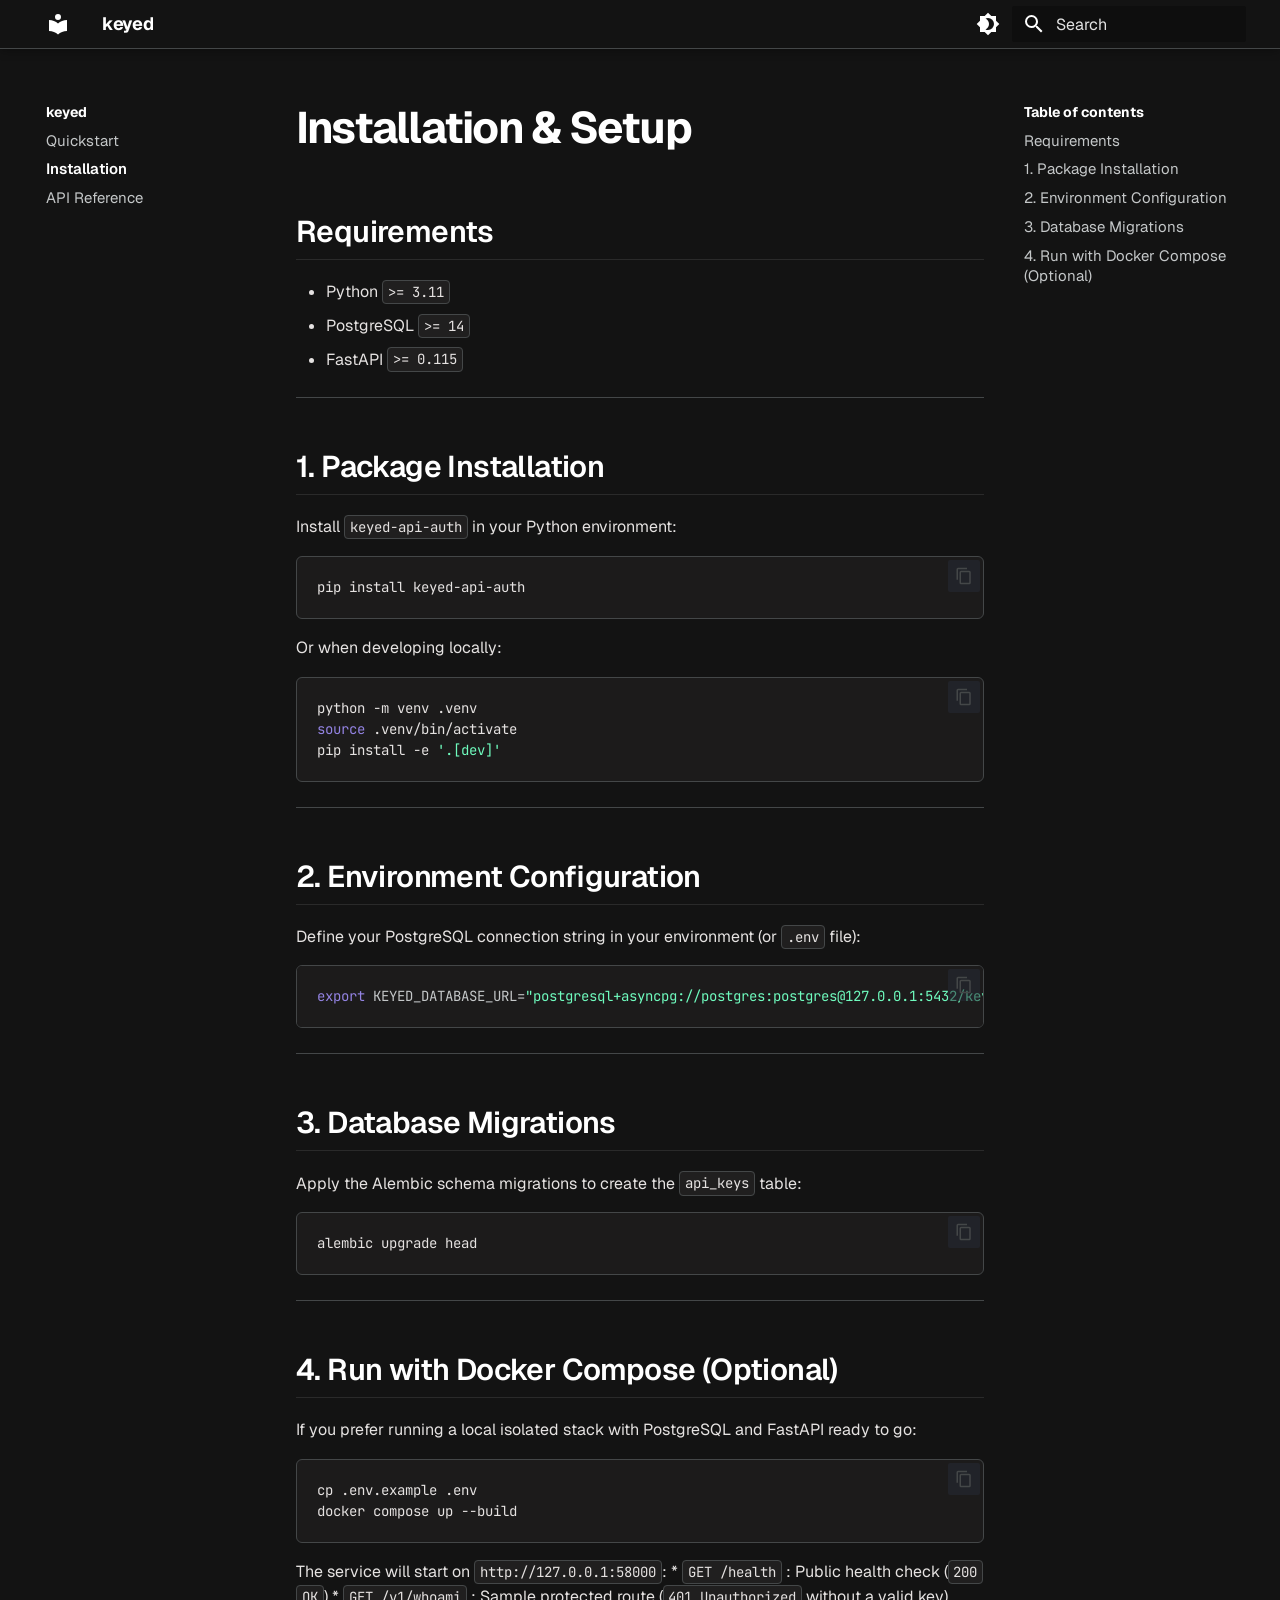
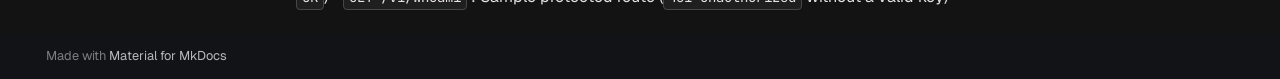
<file: docs/installation/index.html>
<!doctype html>
<html lang="en" class="no-js">
  <head>
    
      <meta charset="utf-8">
      <meta name="viewport" content="width=device-width,initial-scale=1">
      
        <meta name="description" content="Local API key authentication and rate limiting for FastAPI">
      
      
        <meta name="author" content="keyed">
      
      
        <link rel="canonical" href="https://kreesten-hsh.github.io/keyed/docs/installation/">
      
      
        <link rel="prev" href="..">
      
      
        <link rel="next" href="../api-reference/">
      
      
        
      
      
      <link rel="icon" href="../assets/images/favicon.png">
      <meta name="generator" content="mkdocs-1.6.1, mkdocs-material-9.7.7">
    
    
      
        <title>Installation - keyed</title>
      
    
    
      <link rel="stylesheet" href="../assets/stylesheets/main.ec1eaa64.min.css">
      
        
        <link rel="stylesheet" href="../assets/stylesheets/palette.ab4e12ef.min.css">
      
      


    
    
      
    
    
      
        
        
        <link rel="preconnect" href="https://fonts.gstatic.com" crossorigin>
        <link rel="stylesheet" href="https://fonts.googleapis.com/css?family=Geist:300,300i,400,400i,700,700i%7CJetBrains+Mono:400,400i,700,700i&display=fallback">
        <style>:root{--md-text-font:"Geist";--md-code-font:"JetBrains Mono"}</style>
      
    
    
      <link rel="stylesheet" href="../stylesheets/extra.css">
    
    <script>__md_scope=new URL("..",location),__md_hash=e=>[...e].reduce(((e,_)=>(e<<5)-e+_.charCodeAt(0)),0),__md_get=(e,_=localStorage,t=__md_scope)=>JSON.parse(_.getItem(t.pathname+"."+e)),__md_set=(e,_,t=localStorage,a=__md_scope)=>{try{t.setItem(a.pathname+"."+e,JSON.stringify(_))}catch(e){}}</script>
    
      

    
    
  </head>
  
  
    
    
      
    
    
    
    
    <body dir="ltr" data-md-color-scheme="slate" data-md-color-primary="black" data-md-color-accent="indigo">
  
    
    <input class="md-toggle" data-md-toggle="drawer" type="checkbox" id="__drawer" autocomplete="off">
    <input class="md-toggle" data-md-toggle="search" type="checkbox" id="__search" autocomplete="off">
    <label class="md-overlay" for="__drawer"></label>
    <div data-md-component="skip">
      
        
        <a href="#installation-setup" class="md-skip">
          Skip to content
        </a>
      
    </div>
    <div data-md-component="announce">
      
    </div>
    
    
      

  

<header class="md-header md-header--shadow" data-md-component="header">
  <nav class="md-header__inner md-grid" aria-label="Header">
    <a href=".." title="keyed" class="md-header__button md-logo" aria-label="keyed" data-md-component="logo">
      
  
  <svg xmlns="http://www.w3.org/2000/svg" viewBox="0 0 24 24"><path d="M12 8a3 3 0 0 0 3-3 3 3 0 0 0-3-3 3 3 0 0 0-3 3 3 3 0 0 0 3 3m0 3.54C9.64 9.35 6.5 8 3 8v11c3.5 0 6.64 1.35 9 3.54 2.36-2.19 5.5-3.54 9-3.54V8c-3.5 0-6.64 1.35-9 3.54"/></svg>

    </a>
    <label class="md-header__button md-icon" for="__drawer">
      
      <svg xmlns="http://www.w3.org/2000/svg" viewBox="0 0 24 24"><path d="M3 6h18v2H3zm0 5h18v2H3zm0 5h18v2H3z"/></svg>
    </label>
    <div class="md-header__title" data-md-component="header-title">
      <div class="md-header__ellipsis">
        <div class="md-header__topic">
          <span class="md-ellipsis">
            keyed
          </span>
        </div>
        <div class="md-header__topic" data-md-component="header-topic">
          <span class="md-ellipsis">
            
              Installation
            
          </span>
        </div>
      </div>
    </div>
    
      
        <form class="md-header__option" data-md-component="palette">
  
    
    
    
    <input class="md-option" data-md-color-media="" data-md-color-scheme="slate" data-md-color-primary="black" data-md-color-accent="indigo"  aria-label="Switch to light mode"  type="radio" name="__palette" id="__palette_0">
    
      <label class="md-header__button md-icon" title="Switch to light mode" for="__palette_1" hidden>
        <svg xmlns="http://www.w3.org/2000/svg" viewBox="0 0 24 24"><path d="M12 18c-.89 0-1.74-.2-2.5-.55C11.56 16.5 13 14.42 13 12s-1.44-4.5-3.5-5.45C10.26 6.2 11.11 6 12 6a6 6 0 0 1 6 6 6 6 0 0 1-6 6m8-9.31V4h-4.69L12 .69 8.69 4H4v4.69L.69 12 4 15.31V20h4.69L12 23.31 15.31 20H20v-4.69L23.31 12z"/></svg>
      </label>
    
  
    
    
    
    <input class="md-option" data-md-color-media="" data-md-color-scheme="default" data-md-color-primary="black" data-md-color-accent="indigo"  aria-label="Switch to dark mode"  type="radio" name="__palette" id="__palette_1">
    
      <label class="md-header__button md-icon" title="Switch to dark mode" for="__palette_0" hidden>
        <svg xmlns="http://www.w3.org/2000/svg" viewBox="0 0 24 24"><path d="M12 8a4 4 0 0 0-4 4 4 4 0 0 0 4 4 4 4 0 0 0 4-4 4 4 0 0 0-4-4m0 10a6 6 0 0 1-6-6 6 6 0 0 1 6-6 6 6 0 0 1 6 6 6 6 0 0 1-6 6m8-9.31V4h-4.69L12 .69 8.69 4H4v4.69L.69 12 4 15.31V20h4.69L12 23.31 15.31 20H20v-4.69L23.31 12z"/></svg>
      </label>
    
  
</form>
      
    
    
      <script>var palette=__md_get("__palette");if(palette&&palette.color){if("(prefers-color-scheme)"===palette.color.media){var media=matchMedia("(prefers-color-scheme: light)"),input=document.querySelector(media.matches?"[data-md-color-media='(prefers-color-scheme: light)']":"[data-md-color-media='(prefers-color-scheme: dark)']");palette.color.media=input.getAttribute("data-md-color-media"),palette.color.scheme=input.getAttribute("data-md-color-scheme"),palette.color.primary=input.getAttribute("data-md-color-primary"),palette.color.accent=input.getAttribute("data-md-color-accent")}for(var[key,value]of Object.entries(palette.color))document.body.setAttribute("data-md-color-"+key,value)}</script>
    
    
    
      
      
        <label class="md-header__button md-icon" for="__search">
          
          <svg xmlns="http://www.w3.org/2000/svg" viewBox="0 0 24 24"><path d="M9.5 3A6.5 6.5 0 0 1 16 9.5c0 1.61-.59 3.09-1.56 4.23l.27.27h.79l5 5-1.5 1.5-5-5v-.79l-.27-.27A6.52 6.52 0 0 1 9.5 16 6.5 6.5 0 0 1 3 9.5 6.5 6.5 0 0 1 9.5 3m0 2C7 5 5 7 5 9.5S7 14 9.5 14 14 12 14 9.5 12 5 9.5 5"/></svg>
        </label>
        <div class="md-search" data-md-component="search" role="dialog">
  <label class="md-search__overlay" for="__search"></label>
  <div class="md-search__inner" role="search">
    <form class="md-search__form" name="search">
      <input type="text" class="md-search__input" name="query" aria-label="Search" placeholder="Search" autocapitalize="off" autocorrect="off" autocomplete="off" spellcheck="false" data-md-component="search-query" required>
      <label class="md-search__icon md-icon" for="__search">
        
        <svg xmlns="http://www.w3.org/2000/svg" viewBox="0 0 24 24"><path d="M9.5 3A6.5 6.5 0 0 1 16 9.5c0 1.61-.59 3.09-1.56 4.23l.27.27h.79l5 5-1.5 1.5-5-5v-.79l-.27-.27A6.52 6.52 0 0 1 9.5 16 6.5 6.5 0 0 1 3 9.5 6.5 6.5 0 0 1 9.5 3m0 2C7 5 5 7 5 9.5S7 14 9.5 14 14 12 14 9.5 12 5 9.5 5"/></svg>
        
        <svg xmlns="http://www.w3.org/2000/svg" viewBox="0 0 24 24"><path d="M20 11v2H8l5.5 5.5-1.42 1.42L4.16 12l7.92-7.92L13.5 5.5 8 11z"/></svg>
      </label>
      <nav class="md-search__options" aria-label="Search">
        
        <button type="reset" class="md-search__icon md-icon" title="Clear" aria-label="Clear" tabindex="-1">
          
          <svg xmlns="http://www.w3.org/2000/svg" viewBox="0 0 24 24"><path d="M19 6.41 17.59 5 12 10.59 6.41 5 5 6.41 10.59 12 5 17.59 6.41 19 12 13.41 17.59 19 19 17.59 13.41 12z"/></svg>
        </button>
      </nav>
      
    </form>
    <div class="md-search__output">
      <div class="md-search__scrollwrap" tabindex="0" data-md-scrollfix>
        <div class="md-search-result" data-md-component="search-result">
          <div class="md-search-result__meta">
            Initializing search
          </div>
          <ol class="md-search-result__list" role="presentation"></ol>
        </div>
      </div>
    </div>
  </div>
</div>
      
    
    
  </nav>
  
</header>
    
    <div class="md-container" data-md-component="container">
      
      
        
          
        
      
      <main class="md-main" data-md-component="main">
        <div class="md-main__inner md-grid">
          
            
              
              <div class="md-sidebar md-sidebar--primary" data-md-component="sidebar" data-md-type="navigation" >
                <div class="md-sidebar__scrollwrap">
                  <div class="md-sidebar__inner">
                    



<nav class="md-nav md-nav--primary" aria-label="Navigation" data-md-level="0">
  <label class="md-nav__title" for="__drawer">
    <a href=".." title="keyed" class="md-nav__button md-logo" aria-label="keyed" data-md-component="logo">
      
  
  <svg xmlns="http://www.w3.org/2000/svg" viewBox="0 0 24 24"><path d="M12 8a3 3 0 0 0 3-3 3 3 0 0 0-3-3 3 3 0 0 0-3 3 3 3 0 0 0 3 3m0 3.54C9.64 9.35 6.5 8 3 8v11c3.5 0 6.64 1.35 9 3.54 2.36-2.19 5.5-3.54 9-3.54V8c-3.5 0-6.64 1.35-9 3.54"/></svg>

    </a>
    keyed
  </label>
  
  <ul class="md-nav__list" data-md-scrollfix>
    
      
      
  
  
  
  
    <li class="md-nav__item">
      <a href=".." class="md-nav__link">
        
  
  
  <span class="md-ellipsis">
    
  
    Quickstart
  

    
  </span>
  
  

      </a>
    </li>
  

    
      
      
  
  
    
  
  
  
    <li class="md-nav__item md-nav__item--active">
      
      <input class="md-nav__toggle md-toggle" type="checkbox" id="__toc">
      
      
        
      
      
        <label class="md-nav__link md-nav__link--active" for="__toc">
          
  
  
  <span class="md-ellipsis">
    
  
    Installation
  

    
  </span>
  
  

          <span class="md-nav__icon md-icon"></span>
        </label>
      
      <a href="./" class="md-nav__link md-nav__link--active">
        
  
  
  <span class="md-ellipsis">
    
  
    Installation
  

    
  </span>
  
  

      </a>
      
        

<nav class="md-nav md-nav--secondary" aria-label="Table of contents">
  
  
  
    
  
  
    <label class="md-nav__title" for="__toc">
      <span class="md-nav__icon md-icon"></span>
      Table of contents
    </label>
    <ul class="md-nav__list" data-md-component="toc" data-md-scrollfix>
      
        <li class="md-nav__item">
  <a href="#requirements" class="md-nav__link">
    <span class="md-ellipsis">
      
        Requirements
      
    </span>
  </a>
  
</li>
      
        <li class="md-nav__item">
  <a href="#1-package-installation" class="md-nav__link">
    <span class="md-ellipsis">
      
        1. Package Installation
      
    </span>
  </a>
  
</li>
      
        <li class="md-nav__item">
  <a href="#2-environment-configuration" class="md-nav__link">
    <span class="md-ellipsis">
      
        2. Environment Configuration
      
    </span>
  </a>
  
</li>
      
        <li class="md-nav__item">
  <a href="#3-database-migrations" class="md-nav__link">
    <span class="md-ellipsis">
      
        3. Database Migrations
      
    </span>
  </a>
  
</li>
      
        <li class="md-nav__item">
  <a href="#4-run-with-docker-compose-optional" class="md-nav__link">
    <span class="md-ellipsis">
      
        4. Run with Docker Compose (Optional)
      
    </span>
  </a>
  
</li>
      
    </ul>
  
</nav>
      
    </li>
  

    
      
      
  
  
  
  
    <li class="md-nav__item">
      <a href="../api-reference/" class="md-nav__link">
        
  
  
  <span class="md-ellipsis">
    
  
    API Reference
  

    
  </span>
  
  

      </a>
    </li>
  

    
  </ul>
</nav>
                  </div>
                </div>
              </div>
            
            
              
              <div class="md-sidebar md-sidebar--secondary" data-md-component="sidebar" data-md-type="toc" >
                <div class="md-sidebar__scrollwrap">
                  <div class="md-sidebar__inner">
                    

<nav class="md-nav md-nav--secondary" aria-label="Table of contents">
  
  
  
    
  
  
    <label class="md-nav__title" for="__toc">
      <span class="md-nav__icon md-icon"></span>
      Table of contents
    </label>
    <ul class="md-nav__list" data-md-component="toc" data-md-scrollfix>
      
        <li class="md-nav__item">
  <a href="#requirements" class="md-nav__link">
    <span class="md-ellipsis">
      
        Requirements
      
    </span>
  </a>
  
</li>
      
        <li class="md-nav__item">
  <a href="#1-package-installation" class="md-nav__link">
    <span class="md-ellipsis">
      
        1. Package Installation
      
    </span>
  </a>
  
</li>
      
        <li class="md-nav__item">
  <a href="#2-environment-configuration" class="md-nav__link">
    <span class="md-ellipsis">
      
        2. Environment Configuration
      
    </span>
  </a>
  
</li>
      
        <li class="md-nav__item">
  <a href="#3-database-migrations" class="md-nav__link">
    <span class="md-ellipsis">
      
        3. Database Migrations
      
    </span>
  </a>
  
</li>
      
        <li class="md-nav__item">
  <a href="#4-run-with-docker-compose-optional" class="md-nav__link">
    <span class="md-ellipsis">
      
        4. Run with Docker Compose (Optional)
      
    </span>
  </a>
  
</li>
      
    </ul>
  
</nav>
                  </div>
                </div>
              </div>
            
          
          
            <div class="md-content" data-md-component="content">
              
              <article class="md-content__inner md-typeset">
                
                  



<h1 id="installation-setup">Installation &amp; Setup</h1>
<h2 id="requirements">Requirements</h2>
<ul>
<li>Python <code>&gt;= 3.11</code></li>
<li>PostgreSQL <code>&gt;= 14</code></li>
<li>FastAPI <code>&gt;= 0.115</code></li>
</ul>
<hr />
<h2 id="1-package-installation">1. Package Installation</h2>
<p>Install <code>keyed-api-auth</code> in your Python environment:</p>
<div class="language-bash highlight"><pre><span></span><code><span id="__span-0-1"><a id="__codelineno-0-1" name="__codelineno-0-1" href="#__codelineno-0-1"></a>pip<span class="w"> </span>install<span class="w"> </span>keyed-api-auth
</span></code></pre></div>
<p>Or when developing locally:</p>
<div class="language-bash highlight"><pre><span></span><code><span id="__span-1-1"><a id="__codelineno-1-1" name="__codelineno-1-1" href="#__codelineno-1-1"></a>python<span class="w"> </span>-m<span class="w"> </span>venv<span class="w"> </span>.venv
</span><span id="__span-1-2"><a id="__codelineno-1-2" name="__codelineno-1-2" href="#__codelineno-1-2"></a><span class="nb">source</span><span class="w"> </span>.venv/bin/activate
</span><span id="__span-1-3"><a id="__codelineno-1-3" name="__codelineno-1-3" href="#__codelineno-1-3"></a>pip<span class="w"> </span>install<span class="w"> </span>-e<span class="w"> </span><span class="s1">'.[dev]'</span>
</span></code></pre></div>
<hr />
<h2 id="2-environment-configuration">2. Environment Configuration</h2>
<p>Define your PostgreSQL connection string in your environment (or <code>.env</code> file):</p>
<div class="language-bash highlight"><pre><span></span><code><span id="__span-2-1"><a id="__codelineno-2-1" name="__codelineno-2-1" href="#__codelineno-2-1"></a><span class="nb">export</span><span class="w"> </span><span class="nv">KEYED_DATABASE_URL</span><span class="o">=</span><span class="s2">"postgresql+asyncpg://postgres:postgres@127.0.0.1:5432/keyed"</span>
</span></code></pre></div>
<hr />
<h2 id="3-database-migrations">3. Database Migrations</h2>
<p>Apply the Alembic schema migrations to create the <code>api_keys</code> table:</p>
<div class="language-bash highlight"><pre><span></span><code><span id="__span-3-1"><a id="__codelineno-3-1" name="__codelineno-3-1" href="#__codelineno-3-1"></a>alembic<span class="w"> </span>upgrade<span class="w"> </span>head
</span></code></pre></div>
<hr />
<h2 id="4-run-with-docker-compose-optional">4. Run with Docker Compose (Optional)</h2>
<p>If you prefer running a local isolated stack with PostgreSQL and FastAPI ready to go:</p>
<div class="language-bash highlight"><pre><span></span><code><span id="__span-4-1"><a id="__codelineno-4-1" name="__codelineno-4-1" href="#__codelineno-4-1"></a>cp<span class="w"> </span>.env.example<span class="w"> </span>.env
</span><span id="__span-4-2"><a id="__codelineno-4-2" name="__codelineno-4-2" href="#__codelineno-4-2"></a>docker<span class="w"> </span>compose<span class="w"> </span>up<span class="w"> </span>--build
</span></code></pre></div>
<p>The service will start on <code>http://127.0.0.1:58000</code>:
* <code>GET /health</code> : Public health check (<code>200 OK</code>)
* <code>GET /v1/whoami</code> : Sample protected route (<code>401 Unauthorized</code> without a valid key)</p>












                
              </article>
            </div>
          
          
<script>var target=document.getElementById(location.hash.slice(1));target&&target.name&&(target.checked=target.name.startsWith("__tabbed_"))</script>
        </div>
        
          <button type="button" class="md-top md-icon" data-md-component="top" hidden>
  
  <svg xmlns="http://www.w3.org/2000/svg" viewBox="0 0 24 24"><path d="M13 20h-2V8l-5.5 5.5-1.42-1.42L12 4.16l7.92 7.92-1.42 1.42L13 8z"/></svg>
  Back to top
</button>
        
      </main>
      
        <footer class="md-footer">
  
  <div class="md-footer-meta md-typeset">
    <div class="md-footer-meta__inner md-grid">
      <div class="md-copyright">
  
  
    Made with
    <a href="https://squidfunk.github.io/mkdocs-material/" target="_blank" rel="noopener">
      Material for MkDocs
    </a>
  
</div>
      
    </div>
  </div>
</footer>
      
    </div>
    <div class="md-dialog" data-md-component="dialog">
      <div class="md-dialog__inner md-typeset"></div>
    </div>
    
    
    
      
      
      <script id="__config" type="application/json">{"annotate": null, "base": "..", "features": ["content.code.copy", "navigation.instant", "navigation.tracking", "navigation.top"], "search": "../assets/javascripts/workers/search.2c215733.min.js", "tags": null, "translations": {"clipboard.copied": "Copied to clipboard", "clipboard.copy": "Copy to clipboard", "search.result.more.one": "1 more on this page", "search.result.more.other": "# more on this page", "search.result.none": "No matching documents", "search.result.one": "1 matching document", "search.result.other": "# matching documents", "search.result.placeholder": "Type to start searching", "search.result.term.missing": "Missing", "select.version": "Select version"}, "version": null}</script>
    
    
      <script src="../assets/javascripts/bundle.d7400e89.min.js"></script>
      
    
  </body>
</html>
</file>
<file: docs/stylesheets/extra.css>
@import url('https://fonts.googleapis.com/css2?family=Geist:wght@300;400;500;600;700;800&family=JetBrains+Mono:wght@400;500;600&display=swap');

/* ==========================================================================
   Global Typography & Layout (Applies to both Light & Dark)
   ========================================================================== */

:root {
  --md-text-font: "Geist", -apple-system, BlinkMacSystemFont, "Segoe UI", Roboto, sans-serif;
  --md-code-font: "JetBrains Mono", SFMono-Regular, Menlo, Monaco, Consolas, monospace;
  --md-typeset-font-size: 16px;
  --md-typeset-line-height: 1.6;
  --md-code-font-size: 14px;
}

.md-typeset h1,
.md-typeset h2,
.md-typeset h3,
.md-typeset h4 {
  font-family: var(--md-text-font);
  font-weight: 600;
  letter-spacing: -0.02em;
}

.md-typeset h1 {
  font-weight: 700;
  letter-spacing: -0.04em;
  font-size: 2.2rem;
}

.md-typeset h2 {
  font-size: 1.5rem;
  padding-bottom: 0.3rem;
}

.md-header__topic {
  font-family: var(--md-text-font);
  font-weight: 600;
  letter-spacing: -0.02em;
}

.md-nav__link {
  font-family: var(--md-text-font);
  font-size: 15px;
}

/* ==========================================================================
   1. LIGHT MODE (body[data-md-color-scheme="default"])
   Clean, High-Contrast Apple/Vercel-style Crisp Light Palette
   ========================================================================== */

body[data-md-color-scheme="default"] {
  --md-default-bg-color: #ffffff;
  --md-default-bg-color--light: #f8fafc;
  --md-default-bg-color--lighter: #f1f5f9;
  --md-default-bg-color--lightest: #e2e8f0;

  --md-default-fg-color: #0f172a;
  --md-default-fg-color--light: #334155;
  --md-default-fg-color--lighter: #64748b;
  --md-default-fg-color--lightest: #94a3b8;

  --md-primary-fg-color: #ffffff;
  --md-primary-fg-color--light: #f8fafc;
  --md-primary-fg-color--dark: #f1f5f9;
  --md-primary-bg-color: #0f172a;
  --md-primary-bg-color--light: #334155;

  --md-accent-fg-color: #2563eb;
  --md-accent-fg-color--transparent: rgba(37, 99, 235, 0.1);
  --md-accent-bg-color: #ffffff;

  --md-code-bg-color: #0f172a;
  --md-code-fg-color: #f8fafc;
  --md-code-hl-color: rgba(37, 99, 235, 0.15);
  --md-code-hl-number-color: #93c5fd;
  --md-code-hl-string-color: #6ee7b7;
  --md-code-hl-keyword-color: #93c5fd;
  --md-code-hl-function-color: #f8fafc;
  --md-code-hl-name-color: #e2e8f0;
  --md-code-hl-comment-color: #64748b;

  --md-outline-color: #e2e8f0;
}

body[data-md-color-scheme="default"] .md-header {
  background-color: #ffffff !important;
  color: #0f172a !important;
  border-bottom: 1px solid #e2e8f0;
  box-shadow: 0 1px 2px 0 rgba(0, 0, 0, 0.05);
}

body[data-md-color-scheme="default"] .md-header__topic,
body[data-md-color-scheme="default"] .md-header__button {
  color: #0f172a !important;
}

body[data-md-color-scheme="default"] .md-search__input {
  background-color: #f1f5f9 !important;
  color: #0f172a !important;
  border: 1px solid #e2e8f0 !important;
}

body[data-md-color-scheme="default"] .md-search__input::placeholder {
  color: #64748b !important;
}

body[data-md-color-scheme="default"] .md-search__icon {
  color: #64748b !important;
}

body[data-md-color-scheme="default"] .md-sidebar {
  background-color: #ffffff !important;
}

body[data-md-color-scheme="default"] .md-nav__title {
  background-color: #ffffff !important;
  color: #0f172a !important;
  font-weight: 600 !important;
  box-shadow: none !important;
}

body[data-md-color-scheme="default"] .md-typeset h1,
body[data-md-color-scheme="default"] .md-typeset h2,
body[data-md-color-scheme="default"] .md-typeset h3,
body[data-md-color-scheme="default"] .md-typeset h4 {
  color: #0f172a !important;
}

body[data-md-color-scheme="default"] .md-typeset h2 {
  border-bottom: 1px solid #e2e8f0 !important;
}

body[data-md-color-scheme="default"] .md-nav__link {
  color: #475569 !important;
}

body[data-md-color-scheme="default"] .md-nav__link:hover {
  color: #0f172a !important;
}

body[data-md-color-scheme="default"] .md-nav__link--active {
  color: #2563eb !important;
  font-weight: 600 !important;
}

/* Light mode inline code */
body[data-md-color-scheme="default"] .md-typeset code {
  font-family: var(--md-code-font) !important;
  font-size: 14px !important;
  background-color: #f1f5f9 !important;
  color: #0f172a !important;
  border: 1px solid #e2e8f0 !important;
  border-radius: 4px;
  padding: 0.15em 0.35em;
}

/* Light mode code blocks: elegant dark slate container */
body[data-md-color-scheme="default"] .md-typeset pre > code {
  font-family: var(--md-code-font) !important;
  font-size: 14px !important;
  background-color: #0f172a !important;
  color: #f8fafc !important;
  border: 1px solid #1e293b !important;
  border-radius: 6px;
  padding: 1rem;
  line-height: 1.5;
}

body[data-md-color-scheme="default"] .md-typeset .admonition,
body[data-md-color-scheme="default"] .md-typeset details {
  background-color: #f8fafc !important;
  border: 1px solid #e2e8f0 !important;
  border-radius: 6px;
}


/* ==========================================================================
   2. DARK MODE (body[data-md-color-scheme="slate"])
   Exact DESIGN.md Dark Tokens (#131313)
   ========================================================================== */

body[data-md-color-scheme="slate"] {
  --md-default-bg-color: #131313;
  --md-default-bg-color--light: #1c1b1b;
  --md-default-bg-color--lighter: #201f1f;
  --md-default-bg-color--lightest: #2a2a2a;

  --md-default-fg-color: #e5e2e1;
  --md-default-fg-color--light: #c4c7c8;
  --md-default-fg-color--lighter: #8e9192;
  --md-default-fg-color--lightest: #444748;

  --md-primary-fg-color: #131313;
  --md-primary-fg-color--light: #1c1b1b;
  --md-primary-fg-color--dark: #0e0e0e;
  --md-primary-bg-color: #ffffff;
  --md-primary-bg-color--light: #e2e2e2;

  --md-accent-fg-color: #adc6ff;
  --md-accent-fg-color--transparent: rgba(173, 198, 255, 0.1);
  --md-accent-bg-color: #131313;

  --md-code-bg-color: #1c1b1b;
  --md-code-fg-color: #e5e2e1;
  --md-code-hl-color: rgba(173, 198, 255, 0.15);
  --md-code-hl-number-color: #adc6ff;
  --md-code-hl-string-color: #6ffbbe;
  --md-code-hl-keyword-color: #adc6ff;
  --md-code-hl-function-color: #ffffff;
  --md-code-hl-name-color: #e5e2e1;
  --md-code-hl-comment-color: #8e9192;

  --md-outline-color: #444748;
}

body[data-md-color-scheme="slate"] .md-header {
  background-color: #131313 !important;
  color: #ffffff !important;
  border-bottom: 1px solid #444748;
}

body[data-md-color-scheme="slate"] .md-sidebar {
  background-color: #131313 !important;
}

body[data-md-color-scheme="slate"] .md-nav__title {
  background-color: #131313 !important;
  color: #ffffff !important;
  box-shadow: none !important;
}

body[data-md-color-scheme="slate"] .md-typeset h1,
body[data-md-color-scheme="slate"] .md-typeset h2,
body[data-md-color-scheme="slate"] .md-typeset h3,
body[data-md-color-scheme="slate"] .md-typeset h4 {
  color: #ffffff !important;
}

body[data-md-color-scheme="slate"] .md-typeset h2 {
  border-bottom: 1px solid #2a2a2a !important;
}

body[data-md-color-scheme="slate"] .md-nav__link {
  color: #c4c7c8 !important;
}

body[data-md-color-scheme="slate"] .md-nav__link--active {
  color: #ffffff !important;
  font-weight: 600 !important;
}

/* Dark mode inline code */
body[data-md-color-scheme="slate"] .md-typeset code {
  font-family: var(--md-code-font) !important;
  font-size: 14px !important;
  background-color: #201f1f !important;
  color: #e5e2e1 !important;
  border: 1px solid #444748 !important;
  border-radius: 4px;
  padding: 0.15em 0.35em;
}

/* Dark mode code blocks */
body[data-md-color-scheme="slate"] .md-typeset pre > code {
  font-family: var(--md-code-font) !important;
  font-size: 14px !important;
  background-color: #1c1b1b !important;
  color: #e5e2e1 !important;
  border: 1px solid #444748 !important;
  border-radius: 6px;
  padding: 1rem;
  line-height: 1.5;
}

body[data-md-color-scheme="slate"] .md-typeset .admonition,
body[data-md-color-scheme="slate"] .md-typeset details {
  background-color: #1c1b1b !important;
  border: 1px solid #444748 !important;
  border-radius: 6px;
}
</file>
<file: docs/assets/stylesheets/main.ec1eaa64.min.css>
@charset "UTF-8";html{-webkit-text-size-adjust:none;-moz-text-size-adjust:none;text-size-adjust:none;box-sizing:border-box}*,:after,:before{box-sizing:inherit}@media (prefers-reduced-motion){*,:after,:before{transition:none!important}}body{margin:0}a,button,input,label{-webkit-tap-highlight-color:transparent}a{color:inherit;text-decoration:none}hr{border:0;box-sizing:initial;display:block;height:.05rem;overflow:visible;padding:0}small{font-size:80%}sub,sup{line-height:1em}img{border-style:none}table{border-collapse:initial;border-spacing:0}td,th{font-weight:400;vertical-align:top}button{background:#0000;border:0;font-family:inherit;font-size:inherit;margin:0;padding:0}input{border:0;outline:none}:root{--md-primary-fg-color:#4051b5;--md-primary-fg-color--light:#5d6cc0;--md-primary-fg-color--dark:#303fa1;--md-primary-bg-color:#fff;--md-primary-bg-color--light:#ffffffb3;--md-accent-fg-color:#526cfe;--md-accent-fg-color--transparent:#526cfe1a;--md-accent-bg-color:#fff;--md-accent-bg-color--light:#ffffffb3}[data-md-color-scheme=default]{color-scheme:light}[data-md-color-scheme=default] img[src$="#gh-dark-mode-only"],[data-md-color-scheme=default] img[src$="#only-dark"]{display:none}:root,[data-md-color-scheme=default]{--md-hue:225deg;--md-default-fg-color:#000000de;--md-default-fg-color--light:#0000008a;--md-default-fg-color--lighter:#00000052;--md-default-fg-color--lightest:#00000012;--md-default-bg-color:#fff;--md-default-bg-color--light:#ffffffb3;--md-default-bg-color--lighter:#ffffff4d;--md-default-bg-color--lightest:#ffffff1f;--md-code-fg-color:#36464e;--md-code-bg-color:#f5f5f5;--md-code-bg-color--light:#f5f5f5b3;--md-code-bg-color--lighter:#f5f5f54d;--md-code-hl-color:#4287ff;--md-code-hl-color--light:#4287ff1a;--md-code-hl-number-color:#d52a2a;--md-code-hl-special-color:#db1457;--md-code-hl-function-color:#a846b9;--md-code-hl-constant-color:#6e59d9;--md-code-hl-keyword-color:#3f6ec6;--md-code-hl-string-color:#1c7d4d;--md-code-hl-name-color:var(--md-code-fg-color);--md-code-hl-operator-color:var(--md-default-fg-color--light);--md-code-hl-punctuation-color:var(--md-default-fg-color--light);--md-code-hl-comment-color:var(--md-default-fg-color--light);--md-code-hl-generic-color:var(--md-default-fg-color--light);--md-code-hl-variable-color:var(--md-default-fg-color--light);--md-typeset-color:var(--md-default-fg-color);--md-typeset-a-color:var(--md-primary-fg-color);--md-typeset-del-color:#f5503d26;--md-typeset-ins-color:#0bd57026;--md-typeset-kbd-color:#fafafa;--md-typeset-kbd-accent-color:#fff;--md-typeset-kbd-border-color:#b8b8b8;--md-typeset-mark-color:#ffff0080;--md-typeset-table-color:#0000001f;--md-typeset-table-color--light:rgba(0,0,0,.035);--md-admonition-fg-color:var(--md-default-fg-color);--md-admonition-bg-color:var(--md-default-bg-color);--md-warning-fg-color:#000000de;--md-warning-bg-color:#ff9;--md-footer-fg-color:#fff;--md-footer-fg-color--light:#ffffffb3;--md-footer-fg-color--lighter:#ffffff73;--md-footer-bg-color:#000000de;--md-footer-bg-color--dark:#00000052;--md-shadow-z1:0 0.2rem 0.5rem #0000000d,0 0 0.05rem #0000001a;--md-shadow-z2:0 0.2rem 0.5rem #0000001a,0 0 0.05rem #00000040;--md-shadow-z3:0 0.2rem 0.5rem #0003,0 0 0.05rem #00000059}.md-icon svg{fill:currentcolor;display:block;height:1.2rem;width:1.2rem}body{-webkit-font-smoothing:antialiased;-moz-osx-font-smoothing:grayscale;--md-text-font-family:var(--md-text-font,_),-apple-system,BlinkMacSystemFont,Helvetica,Arial,sans-serif;--md-code-font-family:var(--md-code-font,_),SFMono-Regular,Consolas,Menlo,monospace}aside,body,input{font-feature-settings:"kern","liga";color:var(--md-typeset-color);font-family:var(--md-text-font-family)}code,kbd,pre{font-feature-settings:"kern";font-family:var(--md-code-font-family)}:root{--md-typeset-table-sort-icon:url('data:image/svg+xml;charset=utf-8,<svg xmlns="http://www.w3.org/2000/svg" viewBox="0 0 24 24"><path d="m18 21-4-4h3V7h-3l4-4 4 4h-3v10h3M2 19v-2h10v2M2 13v-2h7v2M2 7V5h4v2z"/></svg>');--md-typeset-table-sort-icon--asc:url('data:image/svg+xml;charset=utf-8,<svg xmlns="http://www.w3.org/2000/svg" viewBox="0 0 24 24"><path d="M19 17h3l-4 4-4-4h3V3h2M2 17h10v2H2M6 5v2H2V5m0 6h7v2H2z"/></svg>');--md-typeset-table-sort-icon--desc:url('data:image/svg+xml;charset=utf-8,<svg xmlns="http://www.w3.org/2000/svg" viewBox="0 0 24 24"><path d="M19 7h3l-4-4-4 4h3v14h2M2 17h10v2H2M6 5v2H2V5m0 6h7v2H2z"/></svg>')}.md-typeset{-webkit-print-color-adjust:exact;color-adjust:exact;font-size:.8rem;line-height:1.6;overflow-wrap:break-word}@media print{.md-typeset{font-size:.68rem}}.md-typeset blockquote,.md-typeset dl,.md-typeset figure,.md-typeset ol,.md-typeset pre,.md-typeset ul{margin-bottom:1em;margin-top:1em}.md-typeset h1{color:var(--md-default-fg-color--light);font-size:2em;line-height:1.3;margin:0 0 1.25em}.md-typeset h1,.md-typeset h2{font-weight:300;letter-spacing:-.01em}.md-typeset h2{font-size:1.5625em;line-height:1.4;margin:1.6em 0 .64em}.md-typeset h3{font-size:1.25em;font-weight:400;letter-spacing:-.01em;line-height:1.5;margin:1.6em 0 .8em}.md-typeset h2+h3{margin-top:.8em}.md-typeset h4{font-weight:700;letter-spacing:-.01em;margin:1em 0}.md-typeset h5,.md-typeset h6{color:var(--md-default-fg-color--light);font-size:.8em;font-weight:700;letter-spacing:-.01em;margin:1.25em 0}.md-typeset h5{text-transform:uppercase}.md-typeset h5 code{text-transform:none}.md-typeset hr{border-bottom:.05rem solid var(--md-default-fg-color--lightest);display:flow-root;margin:1.5em 0}.md-typeset a{color:var(--md-typeset-a-color);word-break:break-word}.md-typeset a,.md-typeset a:before{transition:color 125ms}.md-typeset a:focus,.md-typeset a:hover{color:var(--md-accent-fg-color)}.md-typeset a:focus code,.md-typeset a:hover code{background-color:var(--md-accent-fg-color--transparent);color:var(--md-accent-fg-color)}.md-typeset a code{color:var(--md-typeset-a-color)}.md-typeset a.focus-visible{outline-color:var(--md-accent-fg-color);outline-offset:.2rem}.md-typeset code,.md-typeset kbd,.md-typeset pre{color:var(--md-code-fg-color);direction:ltr;font-variant-ligatures:none;transition:background-color 125ms}@media print{.md-typeset code,.md-typeset kbd,.md-typeset pre{white-space:pre-wrap}}.md-typeset code{background-color:var(--md-code-bg-color);border-radius:.1rem;-webkit-box-decoration-break:clone;box-decoration-break:clone;font-size:.85em;padding:0 .2941176471em;transition:color 125ms,background-color 125ms;word-break:break-word}.md-typeset code:not(.focus-visible){-webkit-tap-highlight-color:transparent;outline:none}.md-typeset pre{display:flow-root;line-height:1.4;position:relative}.md-typeset pre>code{-webkit-box-decoration-break:slice;box-decoration-break:slice;box-shadow:none;display:block;margin:0;outline-color:var(--md-accent-fg-color);overflow:auto;padding:.7720588235em 1.1764705882em;scrollbar-color:var(--md-default-fg-color--lighter) #0000;scrollbar-width:thin;touch-action:auto;word-break:normal}.md-typeset pre>code:hover{scrollbar-color:var(--md-accent-fg-color) #0000}.md-typeset pre>code::-webkit-scrollbar{height:.2rem;width:.2rem}.md-typeset pre>code::-webkit-scrollbar-thumb{background-color:var(--md-default-fg-color--lighter)}.md-typeset pre>code::-webkit-scrollbar-thumb:hover{background-color:var(--md-accent-fg-color)}.md-typeset kbd{background-color:var(--md-typeset-kbd-color);border-radius:.1rem;box-shadow:0 .1rem 0 .05rem var(--md-typeset-kbd-border-color),0 .1rem 0 var(--md-typeset-kbd-border-color),0 -.1rem .2rem var(--md-typeset-kbd-accent-color) inset;color:var(--md-default-fg-color);display:inline-block;font-size:.75em;padding:0 .6666666667em;vertical-align:text-top;word-break:break-word}.md-typeset mark{background-color:var(--md-typeset-mark-color);-webkit-box-decoration-break:clone;box-decoration-break:clone;color:inherit;word-break:break-word}.md-typeset abbr{cursor:help;text-decoration:none}.md-typeset [data-preview],.md-typeset abbr{border-bottom:.05rem dotted var(--md-default-fg-color--light)}.md-typeset small{opacity:.75}[dir=ltr] .md-typeset sub,[dir=ltr] .md-typeset sup{margin-left:.078125em}[dir=rtl] .md-typeset sub,[dir=rtl] .md-typeset sup{margin-right:.078125em}[dir=ltr] .md-typeset blockquote{padding-left:.6rem}[dir=rtl] .md-typeset blockquote{padding-right:.6rem}[dir=ltr] .md-typeset blockquote{border-left:.2rem solid var(--md-default-fg-color--lighter)}[dir=rtl] .md-typeset blockquote{border-right:.2rem solid var(--md-default-fg-color--lighter)}.md-typeset blockquote{color:var(--md-default-fg-color--light);margin-left:0;margin-right:0}.md-typeset ul{list-style-type:disc}.md-typeset ul[type]{list-style-type:revert-layer}[dir=ltr] .md-typeset ol,[dir=ltr] .md-typeset ul{margin-left:.625em}[dir=rtl] .md-typeset ol,[dir=rtl] .md-typeset ul{margin-right:.625em}.md-typeset ol,.md-typeset ul{padding:0}.md-typeset ol:not([hidden]),.md-typeset ul:not([hidden]){display:flow-root}.md-typeset ol ol,.md-typeset ul ol{list-style-type:lower-alpha}.md-typeset ol ol ol,.md-typeset ul ol ol{list-style-type:lower-roman}.md-typeset ol ol ol ol,.md-typeset ul ol ol ol{list-style-type:upper-alpha}.md-typeset ol ol ol ol ol,.md-typeset ul ol ol ol ol{list-style-type:upper-roman}.md-typeset ol[type],.md-typeset ul[type]{list-style-type:revert-layer}[dir=ltr] .md-typeset ol li,[dir=ltr] .md-typeset ul li{margin-left:1.25em}[dir=rtl] .md-typeset ol li,[dir=rtl] .md-typeset ul li{margin-right:1.25em}.md-typeset ol li,.md-typeset ul li{margin-bottom:.5em}.md-typeset ol li blockquote,.md-typeset ol li p,.md-typeset ul li blockquote,.md-typeset ul li p{margin:.5em 0}.md-typeset ol li:last-child,.md-typeset ul li:last-child{margin-bottom:0}[dir=ltr] .md-typeset ol li ol,[dir=ltr] .md-typeset ol li ul,[dir=ltr] .md-typeset ul li ol,[dir=ltr] .md-typeset ul li ul{margin-left:.625em}[dir=rtl] .md-typeset ol li ol,[dir=rtl] .md-typeset ol li ul,[dir=rtl] .md-typeset ul li ol,[dir=rtl] .md-typeset ul li ul{margin-right:.625em}.md-typeset ol li ol,.md-typeset ol li ul,.md-typeset ul li ol,.md-typeset ul li ul{margin-bottom:.5em;margin-top:.5em}[dir=ltr] .md-typeset dd{margin-left:1.875em}[dir=rtl] .md-typeset dd{margin-right:1.875em}.md-typeset dd{margin-bottom:1.5em;margin-top:1em}.md-typeset img,.md-typeset svg,.md-typeset video{height:auto;max-width:100%}.md-typeset img[align=left]{margin:1em 1em 1em 0}.md-typeset img[align=right]{margin:1em 0 1em 1em}.md-typeset img[align]:only-child{margin-top:0}.md-typeset figure{display:flow-root;margin:1em auto;max-width:100%;text-align:center;width:fit-content}.md-typeset figure img{display:block;margin:0 auto}.md-typeset figcaption{font-style:italic;margin:1em auto;max-width:24rem}.md-typeset iframe{max-width:100%}.md-typeset table:not([class]){background-color:var(--md-default-bg-color);border:.05rem solid var(--md-typeset-table-color);border-radius:.1rem;display:inline-block;font-size:.64rem;max-width:100%;overflow:auto;touch-action:auto}@media print{.md-typeset table:not([class]){display:table}}.md-typeset table:not([class])+*{margin-top:1.5em}.md-typeset table:not([class]) td>:first-child,.md-typeset table:not([class]) th>:first-child{margin-top:0}.md-typeset table:not([class]) td>:last-child,.md-typeset table:not([class]) th>:last-child{margin-bottom:0}.md-typeset table:not([class]) td:not([align]),.md-typeset table:not([class]) th:not([align]){text-align:left}[dir=rtl] .md-typeset table:not([class]) td:not([align]),[dir=rtl] .md-typeset table:not([class]) th:not([align]){text-align:right}.md-typeset table:not([class]) th{font-weight:700;min-width:5rem;padding:.9375em 1.25em;vertical-align:top}.md-typeset table:not([class]) td{border-top:.05rem solid var(--md-typeset-table-color);padding:.9375em 1.25em;vertical-align:top}.md-typeset table:not([class]) tbody tr{transition:background-color 125ms}.md-typeset table:not([class]) tbody tr:hover{background-color:var(--md-typeset-table-color--light);box-shadow:0 .05rem 0 var(--md-default-bg-color) inset}.md-typeset table:not([class]) a{word-break:normal}.md-typeset table th[role=columnheader]{cursor:pointer}[dir=ltr] .md-typeset table th[role=columnheader]:after{margin-left:.5em}[dir=rtl] .md-typeset table th[role=columnheader]:after{margin-right:.5em}.md-typeset table th[role=columnheader]:after{content:"";display:inline-block;height:1.2em;-webkit-mask-image:var(--md-typeset-table-sort-icon);mask-image:var(--md-typeset-table-sort-icon);-webkit-mask-repeat:no-repeat;mask-repeat:no-repeat;-webkit-mask-size:contain;mask-size:contain;transition:background-color 125ms;vertical-align:text-bottom;width:1.2em}.md-typeset table th[role=columnheader]:hover:after{background-color:var(--md-default-fg-color--lighter)}.md-typeset table th[role=columnheader][aria-sort=ascending]:after{background-color:var(--md-default-fg-color--light);-webkit-mask-image:var(--md-typeset-table-sort-icon--asc);mask-image:var(--md-typeset-table-sort-icon--asc)}.md-typeset table th[role=columnheader][aria-sort=descending]:after{background-color:var(--md-default-fg-color--light);-webkit-mask-image:var(--md-typeset-table-sort-icon--desc);mask-image:var(--md-typeset-table-sort-icon--desc)}.md-typeset__scrollwrap{margin:1em -.8rem;overflow-x:auto;touch-action:auto}.md-typeset__table{display:inline-block;margin-bottom:.5em;padding:0 .8rem}@media print{.md-typeset__table{display:block}}html .md-typeset__table table{display:table;margin:0;overflow:hidden;width:100%}@media screen and (max-width:44.984375em){.md-content__inner>pre{margin:1em -.8rem}.md-content__inner>pre code{border-radius:0}}.md-typeset .md-author{border-radius:100%;display:block;flex-shrink:0;height:1.6rem;overflow:hidden;position:relative;transition:color 125ms,transform 125ms;width:1.6rem}.md-typeset .md-author img{display:block}.md-typeset .md-author--more{background:var(--md-default-fg-color--lightest);color:var(--md-default-fg-color--lighter);font-size:.6rem;font-weight:700;line-height:1.6rem;text-align:center}.md-typeset .md-author--long{height:2.4rem;width:2.4rem}.md-typeset a.md-author{transform:scale(1)}.md-typeset a.md-author img{border-radius:100%;filter:grayscale(100%) opacity(75%);transition:filter 125ms}.md-typeset a.md-author:focus,.md-typeset a.md-author:hover{transform:scale(1.1);z-index:1}.md-typeset a.md-author:focus img,.md-typeset a.md-author:hover img{filter:grayscale(0)}.md-banner{background-color:var(--md-footer-bg-color);color:var(--md-footer-fg-color);overflow:auto}@media print{.md-banner{display:none}}.md-banner--warning{background-color:var(--md-warning-bg-color);color:var(--md-warning-fg-color)}.md-banner__inner{font-size:.7rem;margin:.6rem auto;padding:0 .8rem}[dir=ltr] .md-banner__button{float:right}[dir=rtl] .md-banner__button{float:left}.md-banner__button{color:inherit;cursor:pointer;transition:opacity .25s}.no-js .md-banner__button{display:none}.md-banner__button:hover{opacity:.7}html{font-size:125%;height:100%;overflow-x:hidden}@media screen and (min-width:100em){html{font-size:137.5%}}@media screen and (min-width:125em){html{font-size:150%}}body{background-color:var(--md-default-bg-color);display:flex;flex-direction:column;font-size:.5rem;min-height:100%;position:relative;width:100%}@media print{body{display:block}}@media screen and (max-width:59.984375em){body[data-md-scrolllock]{position:fixed}}.md-grid{margin-left:auto;margin-right:auto;max-width:61rem}.md-container{display:flex;flex-direction:column;flex-grow:1}@media print{.md-container{display:block}}.md-main{flex-grow:1}.md-main__inner{display:flex;height:100%;margin-top:1.5rem}.md-ellipsis{overflow:hidden;text-overflow:ellipsis}.md-toggle{display:none}.md-option{height:0;opacity:0;position:absolute;width:0}.md-option:checked+label:not([hidden]){display:block}.md-option.focus-visible+label{outline-color:var(--md-accent-fg-color);outline-style:auto}.md-skip{background-color:var(--md-default-fg-color);border-radius:.1rem;color:var(--md-default-bg-color);font-size:.64rem;margin:.5rem;opacity:0;outline-color:var(--md-accent-fg-color);padding:.3rem .5rem;position:fixed;transform:translateY(.4rem);z-index:-1}.md-skip:focus{opacity:1;transform:translateY(0);transition:transform .25s cubic-bezier(.4,0,.2,1),opacity 175ms 75ms;z-index:10}@page{margin:25mm}:root{--md-clipboard-icon:url('data:image/svg+xml;charset=utf-8,<svg xmlns="http://www.w3.org/2000/svg" viewBox="0 0 24 24"><path d="M19 21H8V7h11m0-2H8a2 2 0 0 0-2 2v14a2 2 0 0 0 2 2h11a2 2 0 0 0 2-2V7a2 2 0 0 0-2-2m-3-4H4a2 2 0 0 0-2 2v14h2V3h12z"/></svg>')}.md-clipboard{border-radius:.1rem;color:var(--md-default-fg-color--lightest);cursor:pointer;height:1.5em;outline-color:var(--md-accent-fg-color);outline-offset:.1rem;transition:color .25s;width:1.5em;z-index:1}@media print{.md-clipboard{display:none}}.md-clipboard:not(.focus-visible){-webkit-tap-highlight-color:transparent;outline:none}:hover>.md-clipboard{color:var(--md-default-fg-color--light)}.md-clipboard:focus,.md-clipboard:hover{color:var(--md-accent-fg-color)}.md-clipboard:after{background-color:currentcolor;content:"";display:block;height:1.125em;margin:0 auto;-webkit-mask-image:var(--md-clipboard-icon);mask-image:var(--md-clipboard-icon);-webkit-mask-position:center;mask-position:center;-webkit-mask-repeat:no-repeat;mask-repeat:no-repeat;-webkit-mask-size:contain;mask-size:contain;width:1.125em}.md-clipboard--inline{cursor:pointer}.md-clipboard--inline code{transition:color .25s,background-color .25s}.md-clipboard--inline:focus code,.md-clipboard--inline:hover code{background-color:var(--md-accent-fg-color--transparent);color:var(--md-accent-fg-color)}:root{--md-code-select-icon:url('data:image/svg+xml;charset=utf-8,<svg xmlns="http://www.w3.org/2000/svg" viewBox="0 0 24 24"><path d="M19 19h-4v2h4c1.1 0 2-.9 2-2v-4h-2m0-12h-4v2h4v4h2V5c0-1.1-.9-2-2-2M5 5h4V3H5c-1.1 0-2 .9-2 2v4h2m0 6H3v4c0 1.1.9 2 2 2h4v-2H5zm2-4h2v2H7zm4 0h2v2h-2zm4 0h2v2h-2zM7 7h2v2H7zm4 0h2v2h-2zm4 0h2v2h-2zm-8 8h2v2H7zm4 0h2v2h-2zm4 0h2v2h-2z"/></svg>');--md-code-copy-icon:url('data:image/svg+xml;charset=utf-8,<svg xmlns="http://www.w3.org/2000/svg" viewBox="0 0 24 24"><path d="M19 21H8V7h11m0-2H8a2 2 0 0 0-2 2v14a2 2 0 0 0 2 2h11a2 2 0 0 0 2-2V7a2 2 0 0 0-2-2m-3-4H4a2 2 0 0 0-2 2v14h2V3h12z"/></svg>')}.md-typeset .md-code__content{display:grid}.md-code__nav{background-color:var(--md-code-bg-color--lighter);border-radius:.1rem;display:flex;gap:.2rem;padding:.2rem;position:absolute;right:.25em;top:.25em;transition:background-color .25s;z-index:1}:hover>.md-code__nav{background-color:var(--md-code-bg-color--light)}.md-code__button{color:var(--md-default-fg-color--lightest);cursor:pointer;display:block;height:1.5em;outline-color:var(--md-accent-fg-color);outline-offset:.1rem;transition:color .25s;width:1.5em}:hover>*>.md-code__button{color:var(--md-default-fg-color--light)}.md-code__button.focus-visible,.md-code__button:hover{color:var(--md-accent-fg-color)}.md-code__button--active{color:var(--md-default-fg-color)!important}.md-code__button:after{background-color:currentcolor;content:"";display:block;height:1.125em;margin:0 auto;-webkit-mask-position:center;mask-position:center;-webkit-mask-repeat:no-repeat;mask-repeat:no-repeat;-webkit-mask-size:contain;mask-size:contain;width:1.125em}.md-code__button[data-md-type=select]:after{-webkit-mask-image:var(--md-code-select-icon);mask-image:var(--md-code-select-icon)}.md-code__button[data-md-type=copy]:after{-webkit-mask-image:var(--md-code-copy-icon);mask-image:var(--md-code-copy-icon)}@keyframes consent{0%{opacity:0;transform:translateY(100%)}to{opacity:1;transform:translateY(0)}}@keyframes overlay{0%{opacity:0}to{opacity:1}}.md-consent__overlay{animation:overlay .25s both;-webkit-backdrop-filter:blur(.1rem);backdrop-filter:blur(.1rem);background-color:#0000008a;height:100%;opacity:1;position:fixed;top:0;width:100%;z-index:5}.md-consent__inner{animation:consent .5s cubic-bezier(.1,.7,.1,1) both;background-color:var(--md-default-bg-color);border:0;border-radius:.1rem;bottom:0;box-shadow:0 0 .2rem #0000001a,0 .2rem .4rem #0003;max-height:100%;overflow:auto;padding:0;position:fixed;width:100%;z-index:5}.md-consent__form{padding:.8rem}.md-consent__settings{display:none;margin:1em 0}input:checked+.md-consent__settings{display:block}.md-consent__controls{margin-bottom:.8rem}.md-typeset .md-consent__controls .md-button{display:inline}@media screen and (max-width:44.984375em){.md-typeset .md-consent__controls .md-button{display:block;margin-top:.4rem;text-align:center;width:100%}}.md-consent label{cursor:pointer}.md-content{flex-grow:1;min-width:0}.md-content__inner{margin:0 .8rem 1.2rem;padding-top:.6rem}@media screen and (min-width:76.25em){[dir=ltr] .md-sidebar--primary:not([hidden])~.md-content>.md-content__inner{margin-left:1.2rem}[dir=ltr] .md-sidebar--secondary:not([hidden])~.md-content>.md-content__inner,[dir=rtl] .md-sidebar--primary:not([hidden])~.md-content>.md-content__inner{margin-right:1.2rem}[dir=rtl] .md-sidebar--secondary:not([hidden])~.md-content>.md-content__inner{margin-left:1.2rem}}.md-content__inner:before{content:"";display:block;height:.4rem}.md-content__inner>:last-child{margin-bottom:0}[dir=ltr] .md-content__button{float:right}[dir=rtl] .md-content__button{float:left}[dir=ltr] .md-content__button{margin-left:.4rem}[dir=rtl] .md-content__button{margin-right:.4rem}.md-content__button{margin:.4rem 0;padding:0}@media print{.md-content__button{display:none}}.md-typeset .md-content__button{color:var(--md-default-fg-color--lighter)}.md-content__button svg{display:inline;vertical-align:top}[dir=rtl] .md-content__button svg{transform:scaleX(-1)}[dir=ltr] .md-dialog{right:.8rem}[dir=rtl] .md-dialog{left:.8rem}.md-dialog{background-color:var(--md-default-fg-color);border-radius:.1rem;bottom:.8rem;box-shadow:var(--md-shadow-z3);min-width:11.1rem;opacity:0;padding:.4rem .6rem;pointer-events:none;position:fixed;transform:translateY(100%);transition:transform 0ms .4s,opacity .4s;z-index:4}@media print{.md-dialog{display:none}}.md-dialog--active{opacity:1;pointer-events:auto;transform:translateY(0);transition:transform .4s cubic-bezier(.075,.85,.175,1),opacity .4s}.md-dialog__inner{color:var(--md-default-bg-color);font-size:.7rem}.md-feedback{margin:2em 0 1em;text-align:center}.md-feedback fieldset{border:none;margin:0;padding:0}.md-feedback__title{font-weight:700;margin:1em auto}.md-feedback__inner{position:relative}.md-feedback__list{display:flex;flex-wrap:wrap;place-content:baseline center;position:relative}.md-feedback__list:hover .md-icon:not(:disabled){color:var(--md-default-fg-color--lighter)}:disabled .md-feedback__list{min-height:1.8rem}.md-feedback__icon{color:var(--md-default-fg-color--light);cursor:pointer;flex-shrink:0;margin:0 .1rem;transition:color 125ms}.md-feedback__icon:not(:disabled).md-icon:hover{color:var(--md-accent-fg-color)}.md-feedback__icon:disabled{color:var(--md-default-fg-color--lightest);pointer-events:none}.md-feedback__note{opacity:0;position:relative;transform:translateY(.4rem);transition:transform .4s cubic-bezier(.1,.7,.1,1),opacity .15s}.md-feedback__note>*{margin:0 auto;max-width:16rem}:disabled .md-feedback__note{opacity:1;transform:translateY(0)}@media print{.md-feedback{display:none}}.md-footer{background-color:var(--md-footer-bg-color);color:var(--md-footer-fg-color)}@media print{.md-footer{display:none}}.md-footer__inner{justify-content:space-between;overflow:auto;padding:.2rem}.md-footer__inner:not([hidden]){display:flex}.md-footer__link{align-items:end;display:flex;flex-grow:0.01;margin-bottom:.4rem;margin-top:1rem;max-width:100%;outline-color:var(--md-accent-fg-color);overflow:hidden;transition:opacity .25s}.md-footer__link:focus,.md-footer__link:hover{opacity:.7}[dir=rtl] .md-footer__link svg{transform:scaleX(-1)}@media screen and (max-width:44.984375em){.md-footer__link--prev{flex-shrink:0}.md-footer__link--prev .md-footer__title{display:none}}[dir=ltr] .md-footer__link--next{margin-left:auto}[dir=rtl] .md-footer__link--next{margin-right:auto}.md-footer__link--next{text-align:right}[dir=rtl] .md-footer__link--next{text-align:left}.md-footer__title{flex-grow:1;font-size:.9rem;margin-bottom:.7rem;max-width:calc(100% - 2.4rem);padding:0 1rem;white-space:nowrap}.md-footer__button{margin:.2rem;padding:.4rem}.md-footer__direction{font-size:.64rem;opacity:.7}.md-footer-meta{background-color:var(--md-footer-bg-color--dark)}.md-footer-meta__inner{display:flex;flex-wrap:wrap;justify-content:space-between;padding:.2rem}html .md-footer-meta.md-typeset a{color:var(--md-footer-fg-color--light)}html .md-footer-meta.md-typeset a:focus,html .md-footer-meta.md-typeset a:hover{color:var(--md-footer-fg-color)}.md-copyright{color:var(--md-footer-fg-color--lighter);font-size:.64rem;margin:auto .6rem;padding:.4rem 0;width:100%}@media screen and (min-width:45em){.md-copyright{width:auto}}.md-copyright__highlight{color:var(--md-footer-fg-color--light)}.md-social{display:inline-flex;gap:.2rem;margin:0 .4rem;padding:.2rem 0 .6rem}@media screen and (min-width:45em){.md-social{padding:.6rem 0}}.md-social__link{display:inline-block;height:1.6rem;text-align:center;width:1.6rem}.md-social__link:before{line-height:1.9}.md-social__link svg{fill:currentcolor;max-height:.8rem;vertical-align:-25%}.md-typeset .md-button{border:.1rem solid;border-radius:.1rem;color:var(--md-primary-fg-color);cursor:pointer;display:inline-block;font-weight:700;padding:.625em 2em;transition:color 125ms,background-color 125ms,border-color 125ms}.md-typeset .md-button--primary{background-color:var(--md-primary-fg-color);border-color:var(--md-primary-fg-color);color:var(--md-primary-bg-color)}.md-typeset .md-button:focus,.md-typeset .md-button:hover{background-color:var(--md-accent-fg-color);border-color:var(--md-accent-fg-color);color:var(--md-accent-bg-color)}[dir=ltr] .md-typeset .md-input{border-top-left-radius:.1rem}[dir=ltr] .md-typeset .md-input,[dir=rtl] .md-typeset .md-input{border-top-right-radius:.1rem}[dir=rtl] .md-typeset .md-input{border-top-left-radius:.1rem}.md-typeset .md-input{border-bottom:.1rem solid var(--md-default-fg-color--lighter);box-shadow:var(--md-shadow-z1);font-size:.8rem;height:1.8rem;padding:0 .6rem;transition:border .25s,box-shadow .25s}.md-typeset .md-input:focus,.md-typeset .md-input:hover{border-bottom-color:var(--md-accent-fg-color);box-shadow:var(--md-shadow-z2)}.md-typeset .md-input--stretch{width:100%}.md-header{background-color:var(--md-primary-fg-color);box-shadow:0 0 .2rem #0000,0 .2rem .4rem #0000;color:var(--md-primary-bg-color);display:block;left:0;position:sticky;right:0;top:0;z-index:4}@media print{.md-header{display:none}}.md-header[hidden]{transform:translateY(-100%);transition:transform .25s cubic-bezier(.8,0,.6,1),box-shadow .25s}.md-header--shadow{box-shadow:0 0 .2rem #0000001a,0 .2rem .4rem #0003;transition:transform .25s cubic-bezier(.1,.7,.1,1),box-shadow .25s}.md-header__inner{align-items:center;display:flex;padding:0 .2rem}.md-header__button{color:currentcolor;cursor:pointer;margin:.2rem;outline-color:var(--md-accent-fg-color);padding:.4rem;position:relative;transition:opacity .25s;vertical-align:middle;z-index:1}.md-header__button:hover{opacity:.7}.md-header__button:not([hidden]){display:inline-block}.md-header__button:not(.focus-visible){-webkit-tap-highlight-color:transparent;outline:none}.md-header__button.md-logo{margin:.2rem;padding:.4rem}@media screen and (max-width:76.234375em){.md-header__button.md-logo{display:none}}.md-header__button.md-logo img,.md-header__button.md-logo svg{fill:currentcolor;display:block;height:1.2rem;width:auto}@media screen and (min-width:60em){.md-header__button[for=__search]{display:none}}.no-js .md-header__button[for=__search]{display:none}[dir=rtl] .md-header__button[for=__search] svg{transform:scaleX(-1)}@media screen and (min-width:76.25em){.md-header__button[for=__drawer]{display:none}}.md-header__topic{display:flex;max-width:100%;position:absolute;transition:transform .4s cubic-bezier(.1,.7,.1,1),opacity .15s;white-space:nowrap}.md-header__topic+.md-header__topic{opacity:0;pointer-events:none;transform:translateX(1.25rem);transition:transform .4s cubic-bezier(1,.7,.1,.1),opacity .15s;z-index:-1}[dir=rtl] .md-header__topic+.md-header__topic{transform:translateX(-1.25rem)}.md-header__topic:first-child{font-weight:700}[dir=ltr] .md-header__title{margin-left:1rem;margin-right:.4rem}[dir=rtl] .md-header__title{margin-left:.4rem;margin-right:1rem}.md-header__title{flex-grow:1;font-size:.9rem;height:2.4rem;line-height:2.4rem}.md-header__title--active .md-header__topic{opacity:0;pointer-events:none;transform:translateX(-1.25rem);transition:transform .4s cubic-bezier(1,.7,.1,.1),opacity .15s;z-index:-1}[dir=rtl] .md-header__title--active .md-header__topic{transform:translateX(1.25rem)}.md-header__title--active .md-header__topic+.md-header__topic{opacity:1;pointer-events:auto;transform:translateX(0);transition:transform .4s cubic-bezier(.1,.7,.1,1),opacity .15s;z-index:0}.md-header__title>.md-header__ellipsis{height:100%;position:relative;width:100%}.md-header__option{display:flex;flex-shrink:0;max-width:100%;transition:max-width 0ms .25s,opacity .25s .25s;white-space:nowrap}[data-md-toggle=search]:checked~.md-header .md-header__option{max-width:0;opacity:0;transition:max-width 0ms,opacity 0ms}.md-header__option>input{bottom:0}.md-header__source{display:none}@media screen and (min-width:60em){[dir=ltr] .md-header__source{margin-left:1rem}[dir=rtl] .md-header__source{margin-right:1rem}.md-header__source{display:block;max-width:11.7rem;width:11.7rem}}@media screen and (min-width:76.25em){[dir=ltr] .md-header__source{margin-left:1.4rem}[dir=rtl] .md-header__source{margin-right:1.4rem}}.md-meta{color:var(--md-default-fg-color--light);font-size:.7rem;line-height:1.3}.md-meta__list{display:inline-flex;flex-wrap:wrap;list-style:none;margin:0;padding:0}.md-meta__item:not(:last-child):after{content:"·";margin-left:.2rem;margin-right:.2rem}.md-meta__link{color:var(--md-typeset-a-color)}.md-meta__link:focus,.md-meta__link:hover{color:var(--md-accent-fg-color)}.md-draft{background-color:#ff1744;border-radius:.125em;color:#fff;display:inline-block;font-weight:700;padding-left:.5714285714em;padding-right:.5714285714em}:root{--md-nav-icon--prev:url('data:image/svg+xml;charset=utf-8,<svg xmlns="http://www.w3.org/2000/svg" viewBox="0 0 24 24"><path d="M20 11v2H8l5.5 5.5-1.42 1.42L4.16 12l7.92-7.92L13.5 5.5 8 11z"/></svg>');--md-nav-icon--next:url('data:image/svg+xml;charset=utf-8,<svg xmlns="http://www.w3.org/2000/svg" viewBox="0 0 24 24"><path d="M8.59 16.58 13.17 12 8.59 7.41 10 6l6 6-6 6z"/></svg>');--md-toc-icon:url('data:image/svg+xml;charset=utf-8,<svg xmlns="http://www.w3.org/2000/svg" viewBox="0 0 24 24"><path d="M3 9h14V7H3zm0 4h14v-2H3zm0 4h14v-2H3zm16 0h2v-2h-2zm0-10v2h2V7zm0 6h2v-2h-2z"/></svg>')}.md-nav{font-size:.7rem;line-height:1.3}.md-nav__title{color:var(--md-default-fg-color--light);display:block;font-weight:700;overflow:hidden;padding:0 .6rem;text-overflow:ellipsis}.md-nav__title .md-nav__button{display:none}.md-nav__title .md-nav__button img{height:100%;width:auto}.md-nav__title .md-nav__button.md-logo img,.md-nav__title .md-nav__button.md-logo svg{fill:currentcolor;display:block;height:2.4rem;max-width:100%;object-fit:contain;width:auto}.md-nav__list{list-style:none;margin:0;padding:0}.md-nav__link{align-items:flex-start;display:flex;gap:.4rem;margin-top:.625em;scroll-snap-align:start;transition:color 125ms}.md-nav__link--passed,.md-nav__link--passed code{color:var(--md-default-fg-color--light)}.md-nav__item .md-nav__link--active,.md-nav__item .md-nav__link--active code{color:var(--md-typeset-a-color)}.md-nav__link .md-ellipsis{position:relative}.md-nav__link .md-ellipsis code{word-break:normal}[dir=ltr] .md-nav__link .md-icon:last-child{margin-left:auto}[dir=rtl] .md-nav__link .md-icon:last-child{margin-right:auto}.md-nav__link .md-typeset{font-size:.7rem;line-height:1.3}.md-nav__link svg{fill:currentcolor;flex-shrink:0;height:1.3em;position:relative}.md-nav__link[for]:focus,.md-nav__link[for]:hover,.md-nav__link[href]:focus,.md-nav__link[href]:hover{color:var(--md-accent-fg-color);cursor:pointer}.md-nav__link[for]:focus code,.md-nav__link[for]:hover code,.md-nav__link[href]:focus code,.md-nav__link[href]:hover code{background-color:var(--md-accent-fg-color--transparent);color:var(--md-accent-fg-color)}.md-nav__link.focus-visible{outline-color:var(--md-accent-fg-color);outline-offset:.2rem}.md-nav--primary .md-nav__link[for=__toc]{display:none}.md-nav--primary .md-nav__link[for=__toc] .md-icon:after{background-color:currentcolor;display:block;height:100%;-webkit-mask-image:var(--md-toc-icon);mask-image:var(--md-toc-icon);width:100%}.md-nav--primary .md-nav__link[for=__toc]~.md-nav{display:none}.md-nav__container>.md-nav__link{margin-top:0}.md-nav__container>.md-nav__link:first-child{flex-grow:1;min-width:0}.md-nav__icon{flex-shrink:0}.md-nav__source{display:none}@media screen and (max-width:76.234375em){.md-nav--primary,.md-nav--primary .md-nav{background-color:var(--md-default-bg-color);display:flex;flex-direction:column;height:100%;left:0;position:absolute;right:0;top:0;z-index:1}.md-nav--primary .md-nav__item,.md-nav--primary .md-nav__title{font-size:.8rem;line-height:1.5}.md-nav--primary .md-nav__title{background-color:var(--md-default-fg-color--lightest);color:var(--md-default-fg-color--light);cursor:pointer;height:5.6rem;line-height:2.4rem;padding:3rem .8rem .2rem;position:relative;white-space:nowrap}[dir=ltr] .md-nav--primary .md-nav__title .md-nav__icon{left:.4rem}[dir=rtl] .md-nav--primary .md-nav__title .md-nav__icon{right:.4rem}.md-nav--primary .md-nav__title .md-nav__icon{display:block;height:1.2rem;margin:.2rem;position:absolute;top:.4rem;width:1.2rem}.md-nav--primary .md-nav__title .md-nav__icon:after{background-color:currentcolor;content:"";display:block;height:100%;-webkit-mask-image:var(--md-nav-icon--prev);mask-image:var(--md-nav-icon--prev);-webkit-mask-position:center;mask-position:center;-webkit-mask-repeat:no-repeat;mask-repeat:no-repeat;-webkit-mask-size:contain;mask-size:contain;width:100%}.md-nav--primary .md-nav__title~.md-nav__list{background-color:var(--md-default-bg-color);box-shadow:0 .05rem 0 var(--md-default-fg-color--lightest) inset;overflow-y:auto;scroll-snap-type:y mandatory;touch-action:pan-y}.md-nav--primary .md-nav__title~.md-nav__list>:first-child{border-top:0}.md-nav--primary .md-nav__title[for=__drawer]{background-color:var(--md-primary-fg-color);color:var(--md-primary-bg-color);font-weight:700}.md-nav--primary .md-nav__title .md-logo{display:block;left:.2rem;margin:.2rem;padding:.4rem;position:absolute;right:.2rem;top:.2rem}.md-nav--primary .md-nav__list{flex:1}.md-nav--primary .md-nav__item{border-top:.05rem solid var(--md-default-fg-color--lightest)}.md-nav--primary .md-nav__item--active>.md-nav__link{color:var(--md-typeset-a-color)}.md-nav--primary .md-nav__item--active>.md-nav__link:focus,.md-nav--primary .md-nav__item--active>.md-nav__link:hover{color:var(--md-accent-fg-color)}.md-nav--primary .md-nav__link{margin-top:0;padding:.6rem .8rem}.md-nav--primary .md-nav__link svg{margin-top:.1em}.md-nav--primary .md-nav__link>.md-nav__link{padding:0}[dir=ltr] .md-nav--primary .md-nav__link .md-nav__icon{margin-right:-.2rem}[dir=rtl] .md-nav--primary .md-nav__link .md-nav__icon{margin-left:-.2rem}.md-nav--primary .md-nav__link .md-nav__icon{font-size:1.2rem;height:1.2rem;width:1.2rem}.md-nav--primary .md-nav__link .md-nav__icon:after{background-color:currentcolor;content:"";display:block;height:100%;-webkit-mask-image:var(--md-nav-icon--next);mask-image:var(--md-nav-icon--next);-webkit-mask-position:center;mask-position:center;-webkit-mask-repeat:no-repeat;mask-repeat:no-repeat;-webkit-mask-size:contain;mask-size:contain;width:100%}[dir=rtl] .md-nav--primary .md-nav__icon:after{transform:scale(-1)}.md-nav--primary .md-nav--secondary .md-nav{background-color:initial;position:static}[dir=ltr] .md-nav--primary .md-nav--secondary .md-nav .md-nav__link{padding-left:1.4rem}[dir=rtl] .md-nav--primary .md-nav--secondary .md-nav .md-nav__link{padding-right:1.4rem}[dir=ltr] .md-nav--primary .md-nav--secondary .md-nav .md-nav .md-nav__link{padding-left:2rem}[dir=rtl] .md-nav--primary .md-nav--secondary .md-nav .md-nav .md-nav__link{padding-right:2rem}[dir=ltr] .md-nav--primary .md-nav--secondary .md-nav .md-nav .md-nav .md-nav__link{padding-left:2.6rem}[dir=rtl] .md-nav--primary .md-nav--secondary .md-nav .md-nav .md-nav .md-nav__link{padding-right:2.6rem}[dir=ltr] .md-nav--primary .md-nav--secondary .md-nav .md-nav .md-nav .md-nav .md-nav__link{padding-left:3.2rem}[dir=rtl] .md-nav--primary .md-nav--secondary .md-nav .md-nav .md-nav .md-nav .md-nav__link{padding-right:3.2rem}.md-nav--secondary{background-color:initial}.md-nav__toggle~.md-nav{display:flex;opacity:0;transform:translateX(100%);transition:transform .25s cubic-bezier(.8,0,.6,1),opacity 125ms 50ms}[dir=rtl] .md-nav__toggle~.md-nav{transform:translateX(-100%)}.md-nav__toggle:checked~.md-nav{opacity:1;transform:translateX(0);transition:transform .25s cubic-bezier(.4,0,.2,1),opacity 125ms 125ms}.md-nav__toggle:checked~.md-nav>.md-nav__list{backface-visibility:hidden}}@media screen and (max-width:59.984375em){.md-nav--primary .md-nav__link[for=__toc]{display:flex}.md-nav--primary .md-nav__link[for=__toc] .md-icon:after{content:""}.md-nav--primary .md-nav__link[for=__toc]+.md-nav__link{display:none}.md-nav--primary .md-nav__link[for=__toc]~.md-nav{display:flex}.md-nav__source{background-color:var(--md-primary-fg-color--dark);color:var(--md-primary-bg-color);display:block;padding:0 .2rem}}@media screen and (min-width:60em) and (max-width:76.234375em){.md-nav--integrated .md-nav__link[for=__toc]{display:flex}.md-nav--integrated .md-nav__link[for=__toc] .md-icon:after{content:""}.md-nav--integrated .md-nav__link[for=__toc]+.md-nav__link{display:none}.md-nav--integrated .md-nav__link[for=__toc]~.md-nav{display:flex}}@media screen and (min-width:60em){.md-nav{margin-bottom:-.4rem}.md-nav--secondary .md-nav__title{background:var(--md-default-bg-color);box-shadow:0 0 .4rem .4rem var(--md-default-bg-color);position:sticky;top:0;z-index:1}.md-nav--secondary .md-nav__title[for=__toc]{scroll-snap-align:start}.md-nav--secondary .md-nav__title .md-nav__icon{display:none}[dir=ltr] .md-nav--secondary .md-nav__list{padding-left:.6rem}[dir=rtl] .md-nav--secondary .md-nav__list{padding-right:.6rem}.md-nav--secondary .md-nav__list{padding-bottom:.4rem}[dir=ltr] .md-nav--secondary .md-nav__item>.md-nav__link{margin-right:.4rem}[dir=rtl] .md-nav--secondary .md-nav__item>.md-nav__link{margin-left:.4rem}}@media screen and (min-width:76.25em){.md-nav{margin-bottom:-.4rem;transition:max-height .25s cubic-bezier(.86,0,.07,1)}.md-nav--primary .md-nav__title{background:var(--md-default-bg-color);box-shadow:0 0 .4rem .4rem var(--md-default-bg-color);position:sticky;top:0;z-index:1}.md-nav--primary .md-nav__title[for=__drawer]{scroll-snap-align:start}.md-nav--primary .md-nav__title .md-nav__icon{display:none}[dir=ltr] .md-nav--primary .md-nav__list{padding-left:.6rem}[dir=rtl] .md-nav--primary .md-nav__list{padding-right:.6rem}.md-nav--primary .md-nav__list{padding-bottom:.4rem}[dir=ltr] .md-nav--primary .md-nav__item>.md-nav__link{margin-right:.4rem}[dir=rtl] .md-nav--primary .md-nav__item>.md-nav__link{margin-left:.4rem}.md-nav__toggle~.md-nav{display:grid;grid-template-rows:minmax(.4rem,0fr);opacity:0;transition:grid-template-rows .25s cubic-bezier(.86,0,.07,1),opacity .25s,visibility 0ms .25s;visibility:collapse}.md-nav__toggle~.md-nav>.md-nav__list{overflow:hidden}.md-nav__toggle.md-toggle--indeterminate~.md-nav,.md-nav__toggle:checked~.md-nav{grid-template-rows:minmax(.4rem,1fr);opacity:1;transition:grid-template-rows .25s cubic-bezier(.86,0,.07,1),opacity .15s .1s,visibility 0ms;visibility:visible}.md-nav__toggle.md-toggle--indeterminate~.md-nav{transition:none}.md-nav__item--nested>.md-nav>.md-nav__title{display:none}.md-nav__item--section{display:block;margin:1.25em 0}.md-nav__item--section:last-child{margin-bottom:0}.md-nav__item--section>.md-nav__link{font-weight:700}.md-nav__item--section>.md-nav__link[for]{color:var(--md-default-fg-color--light)}.md-nav__item--section>.md-nav__link:not(.md-nav__container){pointer-events:none}.md-nav__item--section>.md-nav__link .md-icon,.md-nav__item--section>.md-nav__link>[for]{display:none}[dir=ltr] .md-nav__item--section>.md-nav{margin-left:-.6rem}[dir=rtl] .md-nav__item--section>.md-nav{margin-right:-.6rem}.md-nav__item--section>.md-nav{display:block;opacity:1;visibility:visible}.md-nav__item--section>.md-nav>.md-nav__list>.md-nav__item{padding:0}.md-nav__icon{border-radius:100%;height:.9rem;transition:background-color .25s;width:.9rem}.md-nav__icon:hover{background-color:var(--md-accent-fg-color--transparent)}.md-nav__icon:after{background-color:currentcolor;border-radius:100%;content:"";display:inline-block;height:100%;-webkit-mask-image:var(--md-nav-icon--next);mask-image:var(--md-nav-icon--next);-webkit-mask-position:center;mask-position:center;-webkit-mask-repeat:no-repeat;mask-repeat:no-repeat;-webkit-mask-size:contain;mask-size:contain;transition:transform .25s;vertical-align:-.1rem;width:100%}[dir=rtl] .md-nav__icon:after{transform:rotate(180deg)}.md-nav__item--nested .md-nav__toggle:checked~.md-nav__link .md-nav__icon:after,.md-nav__item--nested .md-toggle--indeterminate~.md-nav__link .md-nav__icon:after{transform:rotate(90deg)}.md-nav--lifted>.md-nav__list>.md-nav__item,.md-nav--lifted>.md-nav__title{display:none}.md-nav--lifted>.md-nav__list>.md-nav__item--active{display:block}.md-nav--lifted>.md-nav__list>.md-nav__item--active>.md-nav__link{background:var(--md-default-bg-color);box-shadow:0 0 .4rem .4rem var(--md-default-bg-color);margin-top:0;position:sticky;top:0;z-index:1}.md-nav--lifted>.md-nav__list>.md-nav__item--active>.md-nav__link:not(.md-nav__container){pointer-events:none}.md-nav--lifted>.md-nav__list>.md-nav__item--active.md-nav__item--section{margin:0}[dir=ltr] .md-nav--lifted>.md-nav__list>.md-nav__item>.md-nav:not(.md-nav--secondary){margin-left:-.6rem}[dir=rtl] .md-nav--lifted>.md-nav__list>.md-nav__item>.md-nav:not(.md-nav--secondary){margin-right:-.6rem}.md-nav--lifted>.md-nav__list>.md-nav__item>[for]{color:var(--md-default-fg-color--light)}.md-nav--lifted .md-nav[data-md-level="1"]{grid-template-rows:minmax(.4rem,1fr);opacity:1;visibility:visible}[dir=ltr] .md-nav--integrated>.md-nav__list>.md-nav__item--active .md-nav--secondary{border-left:.05rem solid var(--md-primary-fg-color)}[dir=rtl] .md-nav--integrated>.md-nav__list>.md-nav__item--active .md-nav--secondary{border-right:.05rem solid var(--md-primary-fg-color)}.md-nav--integrated>.md-nav__list>.md-nav__item--active .md-nav--secondary{display:block;margin-bottom:1.25em;opacity:1;visibility:visible}.md-nav--integrated>.md-nav__list>.md-nav__item--active .md-nav--secondary>.md-nav__list{overflow:visible;padding-bottom:0}.md-nav--integrated>.md-nav__list>.md-nav__item--active .md-nav--secondary>.md-nav__title{display:none}}.md-pagination{font-size:.8rem;font-weight:700;gap:.4rem}.md-pagination,.md-pagination>*{align-items:center;display:flex;justify-content:center}.md-pagination>*{border-radius:.2rem;height:1.8rem;min-width:1.8rem;text-align:center}.md-pagination__current{background-color:var(--md-default-fg-color--lightest);color:var(--md-default-fg-color--light)}.md-pagination__link{transition:color 125ms,background-color 125ms}.md-pagination__link:focus,.md-pagination__link:hover{background-color:var(--md-accent-fg-color--transparent);color:var(--md-accent-fg-color)}.md-pagination__link:focus svg,.md-pagination__link:hover svg{color:var(--md-accent-fg-color)}.md-pagination__link.focus-visible{outline-color:var(--md-accent-fg-color);outline-offset:.2rem}.md-pagination__link svg{fill:currentcolor;color:var(--md-default-fg-color--lighter);display:block;max-height:100%;width:1.2rem}:root{--md-path-icon:url('data:image/svg+xml;charset=utf-8,<svg xmlns="http://www.w3.org/2000/svg" viewBox="0 0 24 24"><path d="M8.59 16.58 13.17 12 8.59 7.41 10 6l6 6-6 6z"/></svg>')}.md-path{font-size:.7rem;margin:0 .8rem;overflow:auto;padding-top:1.2rem}.md-path:not([hidden]){display:block}@media screen and (min-width:76.25em){.md-path{margin:0 1.2rem}}.md-path__list{align-items:center;display:flex;gap:.2rem;list-style:none;margin:0;padding:0}.md-path__item:not(:first-child){display:inline-flex;gap:.2rem;white-space:nowrap}.md-path__item:not(:first-child):before{background-color:var(--md-default-fg-color--lighter);content:"";display:inline;height:.8rem;-webkit-mask-image:var(--md-path-icon);mask-image:var(--md-path-icon);width:.8rem}.md-path__link{align-items:center;color:var(--md-default-fg-color--light);display:flex}.md-path__link:focus,.md-path__link:hover{color:var(--md-accent-fg-color)}:root{--md-post-pin-icon:url('data:image/svg+xml;charset=utf-8,<svg xmlns="http://www.w3.org/2000/svg" viewBox="0 0 24 24"><path d="M16 12V4h1V2H7v2h1v8l-2 2v2h5.2v6h1.6v-6H18v-2z"/></svg>')}.md-post__back{border-bottom:.05rem solid var(--md-default-fg-color--lightest);margin-bottom:1.2rem;padding-bottom:1.2rem}@media screen and (max-width:76.234375em){.md-post__back{display:none}}[dir=rtl] .md-post__back svg{transform:scaleX(-1)}.md-post__authors{display:flex;flex-direction:column;gap:.6rem;margin:0 .6rem 1.2rem}.md-post .md-post__meta a{transition:color 125ms}.md-post .md-post__meta a:focus,.md-post .md-post__meta a:hover{color:var(--md-accent-fg-color)}.md-post__title{color:var(--md-default-fg-color--light);font-weight:700}.md-post--excerpt{margin-bottom:3.2rem}.md-post--excerpt .md-post__header{align-items:center;display:flex;gap:.6rem;min-height:1.6rem}.md-post--excerpt .md-post__authors{align-items:center;display:inline-flex;flex-direction:row;gap:.2rem;margin:0;min-height:2.4rem}[dir=ltr] .md-post--excerpt .md-post__meta .md-meta__list{margin-right:.4rem}[dir=rtl] .md-post--excerpt .md-post__meta .md-meta__list{margin-left:.4rem}.md-post--excerpt .md-post__content>:first-child{--md-scroll-margin:6rem;margin-top:0}.md-post>.md-nav--secondary{margin:1em 0}.md-pin{background:var(--md-default-fg-color--lightest);border-radius:1rem;margin-top:-.05rem;padding:.2rem}.md-pin:after{background-color:currentcolor;content:"";display:block;height:.6rem;margin:0 auto;-webkit-mask-image:var(--md-post-pin-icon);mask-image:var(--md-post-pin-icon);-webkit-mask-position:center;mask-position:center;-webkit-mask-repeat:no-repeat;mask-repeat:no-repeat;-webkit-mask-size:contain;mask-size:contain;width:.6rem}.md-profile{align-items:center;display:flex;font-size:.7rem;gap:.6rem;line-height:1.4;width:100%}.md-profile__description{flex-grow:1}.md-content--post{display:flex}@media screen and (max-width:76.234375em){.md-content--post{flex-flow:column-reverse}}.md-content--post>.md-content__inner{flex-grow:1;min-width:0}@media screen and (min-width:76.25em){[dir=ltr] .md-content--post>.md-content__inner{margin-left:1.2rem}[dir=rtl] .md-content--post>.md-content__inner{margin-right:1.2rem}}@media screen and (max-width:76.234375em){.md-sidebar.md-sidebar--post{padding:0;position:static;width:100%}.md-sidebar.md-sidebar--post .md-sidebar__scrollwrap{overflow:visible}.md-sidebar.md-sidebar--post .md-sidebar__inner{padding:0}.md-sidebar.md-sidebar--post .md-post__meta{margin-left:.6rem;margin-right:.6rem}.md-sidebar.md-sidebar--post .md-nav__item{border:none;display:inline}.md-sidebar.md-sidebar--post .md-nav__list{display:inline-flex;flex-wrap:wrap;gap:.6rem;padding-bottom:.6rem;padding-top:.6rem}.md-sidebar.md-sidebar--post .md-nav__link{padding:0}.md-sidebar.md-sidebar--post .md-nav{height:auto;margin-bottom:0;position:static}}:root{--md-progress-value:0;--md-progress-delay:400ms}.md-progress{background:var(--md-primary-bg-color);height:.075rem;opacity:min(clamp(0,var(--md-progress-value),1),clamp(0,100 - var(--md-progress-value),1));position:fixed;top:0;transform:scaleX(calc(var(--md-progress-value)*1%));transform-origin:left;transition:transform .5s cubic-bezier(.19,1,.22,1),opacity .25s var(--md-progress-delay);width:100%;z-index:4}:root{--md-search-result-icon:url('data:image/svg+xml;charset=utf-8,<svg xmlns="http://www.w3.org/2000/svg" viewBox="0 0 24 24"><path d="M14 2H6a2 2 0 0 0-2 2v16a2 2 0 0 0 2 2h7c-.41-.25-.8-.56-1.14-.9-.33-.33-.61-.7-.86-1.1H6V4h7v5h5v1.18c.71.16 1.39.43 2 .82V8zm6.31 16.9c1.33-2.11.69-4.9-1.4-6.22-2.11-1.33-4.91-.68-6.22 1.4-1.34 2.11-.69 4.89 1.4 6.22 1.46.93 3.32.93 4.79.02L22 23.39 23.39 22zm-3.81.1a2.5 2.5 0 0 1-2.5-2.5 2.5 2.5 0 0 1 2.5-2.5 2.5 2.5 0 0 1 2.5 2.5 2.5 2.5 0 0 1-2.5 2.5"/></svg>')}.md-search{position:relative}@media screen and (min-width:60em){.md-search{padding:.2rem 0}}.no-js .md-search{display:none}.md-search__overlay{opacity:0;z-index:1}@media screen and (max-width:59.984375em){[dir=ltr] .md-search__overlay{left:-2.2rem}[dir=rtl] .md-search__overlay{right:-2.2rem}.md-search__overlay{background-color:var(--md-default-bg-color);border-radius:1rem;height:2rem;overflow:hidden;pointer-events:none;position:absolute;top:-1rem;transform-origin:center;transition:transform .3s .1s,opacity .2s .2s;width:2rem}[data-md-toggle=search]:checked~.md-header .md-search__overlay{opacity:1;transition:transform .4s,opacity .1s}}@media screen and (min-width:60em){[dir=ltr] .md-search__overlay{left:0}[dir=rtl] .md-search__overlay{right:0}.md-search__overlay{background-color:#0000008a;cursor:pointer;height:0;position:fixed;top:0;transition:width 0ms .25s,height 0ms .25s,opacity .25s;width:0}[data-md-toggle=search]:checked~.md-header .md-search__overlay{height:200vh;opacity:1;transition:width 0ms,height 0ms,opacity .25s;width:100%}}@media screen and (max-width:29.984375em){[data-md-toggle=search]:checked~.md-header .md-search__overlay{transform:scale(45)}}@media screen and (min-width:30em) and (max-width:44.984375em){[data-md-toggle=search]:checked~.md-header .md-search__overlay{transform:scale(60)}}@media screen and (min-width:45em) and (max-width:59.984375em){[data-md-toggle=search]:checked~.md-header .md-search__overlay{transform:scale(75)}}.md-search__inner{backface-visibility:hidden}@media screen and (max-width:59.984375em){[dir=ltr] .md-search__inner{left:0}[dir=rtl] .md-search__inner{right:0}.md-search__inner{height:0;opacity:0;overflow:hidden;position:fixed;top:0;transform:translateX(5%);transition:width 0ms .3s,height 0ms .3s,transform .15s cubic-bezier(.4,0,.2,1) .15s,opacity .15s .15s;width:0;z-index:2}[dir=rtl] .md-search__inner{transform:translateX(-5%)}[data-md-toggle=search]:checked~.md-header .md-search__inner{height:100%;opacity:1;transform:translateX(0);transition:width 0ms 0ms,height 0ms 0ms,transform .15s cubic-bezier(.1,.7,.1,1) .15s,opacity .15s .15s;width:100%}}@media screen and (min-width:60em){[dir=ltr] .md-search__inner{float:right}[dir=rtl] .md-search__inner{float:left}.md-search__inner{padding:.1rem 0;position:relative;transition:width .25s cubic-bezier(.1,.7,.1,1);width:11.7rem}}@media screen and (min-width:60em) and (max-width:76.234375em){[data-md-toggle=search]:checked~.md-header .md-search__inner{width:23.4rem}}@media screen and (min-width:76.25em){[data-md-toggle=search]:checked~.md-header .md-search__inner{width:34.4rem}}.md-search__form{background-color:var(--md-default-bg-color);box-shadow:0 0 .6rem #0000;height:2.4rem;position:relative;transition:color .25s,background-color .25s;z-index:2}@media screen and (min-width:60em){.md-search__form{background-color:#00000042;border-radius:.1rem;height:1.8rem}.md-search__form:hover{background-color:#ffffff1f}}[data-md-toggle=search]:checked~.md-header .md-search__form{background-color:var(--md-default-bg-color);border-radius:.1rem .1rem 0 0;box-shadow:0 0 .6rem #00000012;color:var(--md-default-fg-color)}[dir=ltr] .md-search__input{padding-left:3.6rem;padding-right:2.2rem}[dir=rtl] .md-search__input{padding-left:2.2rem;padding-right:3.6rem}.md-search__input{background:#0000;font-size:.9rem;height:100%;position:relative;text-overflow:ellipsis;width:100%;z-index:2}.md-search__input::placeholder{transition:color .25s}.md-search__input::placeholder,.md-search__input~.md-search__icon{color:var(--md-default-fg-color--light)}.md-search__input::-ms-clear{display:none}@media screen and (max-width:59.984375em){.md-search__input{font-size:.9rem;height:2.4rem;width:100%}}@media screen and (min-width:60em){[dir=ltr] .md-search__input{padding-left:2.2rem}[dir=rtl] .md-search__input{padding-right:2.2rem}.md-search__input{color:inherit;font-size:.8rem}.md-search__input::placeholder{color:var(--md-primary-bg-color--light)}.md-search__input+.md-search__icon{color:var(--md-primary-bg-color)}[data-md-toggle=search]:checked~.md-header .md-search__input{text-overflow:clip}[data-md-toggle=search]:checked~.md-header .md-search__input+.md-search__icon{color:var(--md-default-fg-color--light)}[data-md-toggle=search]:checked~.md-header .md-search__input::placeholder{color:#0000}}.md-search__icon{cursor:pointer;display:inline-block;height:1.2rem;transition:color .25s,opacity .25s;width:1.2rem}.md-search__icon:hover{opacity:.7}[dir=ltr] .md-search__icon[for=__search]{left:.5rem}[dir=rtl] .md-search__icon[for=__search]{right:.5rem}.md-search__icon[for=__search]{position:absolute;top:.3rem;z-index:2}[dir=rtl] .md-search__icon[for=__search] svg{transform:scaleX(-1)}@media screen and (max-width:59.984375em){[dir=ltr] .md-search__icon[for=__search]{left:.8rem}[dir=rtl] .md-search__icon[for=__search]{right:.8rem}.md-search__icon[for=__search]{top:.6rem}.md-search__icon[for=__search] svg:first-child{display:none}}@media screen and (min-width:60em){.md-search__icon[for=__search]{pointer-events:none}.md-search__icon[for=__search] svg:last-child{display:none}}[dir=ltr] .md-search__options{right:.5rem}[dir=rtl] .md-search__options{left:.5rem}.md-search__options{pointer-events:none;position:absolute;top:.3rem;z-index:2}@media screen and (max-width:59.984375em){[dir=ltr] .md-search__options{right:.8rem}[dir=rtl] .md-search__options{left:.8rem}.md-search__options{top:.6rem}}[dir=ltr] .md-search__options>.md-icon{margin-left:.2rem}[dir=rtl] .md-search__options>.md-icon{margin-right:.2rem}.md-search__options>.md-icon{color:var(--md-default-fg-color--light);opacity:0;transform:scale(.75);transition:transform .15s cubic-bezier(.1,.7,.1,1),opacity .15s}.md-search__options>.md-icon:not(.focus-visible){-webkit-tap-highlight-color:transparent;outline:none}[data-md-toggle=search]:checked~.md-header .md-search__input:valid~.md-search__options>.md-icon{opacity:1;pointer-events:auto;transform:scale(1)}[data-md-toggle=search]:checked~.md-header .md-search__input:valid~.md-search__options>.md-icon:hover{opacity:.7}[dir=ltr] .md-search__suggest{padding-left:3.6rem;padding-right:2.2rem}[dir=rtl] .md-search__suggest{padding-left:2.2rem;padding-right:3.6rem}.md-search__suggest{align-items:center;color:var(--md-default-fg-color--lighter);display:flex;font-size:.9rem;height:100%;opacity:0;position:absolute;top:0;transition:opacity 50ms;white-space:pre;width:100%}@media screen and (min-width:60em){[dir=ltr] .md-search__suggest{padding-left:2.2rem}[dir=rtl] .md-search__suggest{padding-right:2.2rem}.md-search__suggest{font-size:.8rem}}[data-md-toggle=search]:checked~.md-header .md-search__suggest{opacity:1;transition:opacity .3s .1s}[dir=ltr] .md-search__output{border-bottom-left-radius:.1rem}[dir=ltr] .md-search__output,[dir=rtl] .md-search__output{border-bottom-right-radius:.1rem}[dir=rtl] .md-search__output{border-bottom-left-radius:.1rem}.md-search__output{overflow:hidden;position:absolute;width:100%;z-index:1}@media screen and (max-width:59.984375em){.md-search__output{bottom:0;top:2.4rem}}@media screen and (min-width:60em){.md-search__output{opacity:0;top:1.9rem;transition:opacity .4s}[data-md-toggle=search]:checked~.md-header .md-search__output{box-shadow:var(--md-shadow-z3);opacity:1}}.md-search__scrollwrap{backface-visibility:hidden;background-color:var(--md-default-bg-color);height:100%;overflow-y:auto;touch-action:pan-y}@media (-webkit-max-device-pixel-ratio:1),(max-resolution:1dppx){.md-search__scrollwrap{transform:translateZ(0)}}@media screen and (min-width:60em) and (max-width:76.234375em){.md-search__scrollwrap{width:23.4rem}}@media screen and (min-width:76.25em){.md-search__scrollwrap{width:34.4rem}}@media screen and (min-width:60em){.md-search__scrollwrap{max-height:0;scrollbar-color:var(--md-default-fg-color--lighter) #0000;scrollbar-width:thin}[data-md-toggle=search]:checked~.md-header .md-search__scrollwrap{max-height:75vh}.md-search__scrollwrap:hover{scrollbar-color:var(--md-accent-fg-color) #0000}.md-search__scrollwrap::-webkit-scrollbar{height:.2rem;width:.2rem}.md-search__scrollwrap::-webkit-scrollbar-thumb{background-color:var(--md-default-fg-color--lighter)}.md-search__scrollwrap::-webkit-scrollbar-thumb:hover{background-color:var(--md-accent-fg-color)}}.md-search-result{color:var(--md-default-fg-color);word-break:break-word}.md-search-result__meta{background-color:var(--md-default-fg-color--lightest);color:var(--md-default-fg-color--light);font-size:.64rem;line-height:1.8rem;padding:0 .8rem;scroll-snap-align:start}@media screen and (min-width:60em){[dir=ltr] .md-search-result__meta{padding-left:2.2rem}[dir=rtl] .md-search-result__meta{padding-right:2.2rem}}.md-search-result__list{list-style:none;margin:0;padding:0;-webkit-user-select:none;user-select:none}.md-search-result__item{box-shadow:0 -.05rem var(--md-default-fg-color--lightest)}.md-search-result__item:first-child{box-shadow:none}.md-search-result__link{display:block;outline:none;scroll-snap-align:start;transition:background-color .25s}.md-search-result__link:focus,.md-search-result__link:hover{background-color:var(--md-accent-fg-color--transparent)}.md-search-result__link:last-child p:last-child{margin-bottom:.6rem}.md-search-result__more>summary{cursor:pointer;display:block;outline:none;position:sticky;scroll-snap-align:start;top:0;z-index:1}.md-search-result__more>summary::marker{display:none}.md-search-result__more>summary::-webkit-details-marker{display:none}.md-search-result__more>summary>div{color:var(--md-typeset-a-color);font-size:.64rem;padding:.75em .8rem;transition:color .25s,background-color .25s}@media screen and (min-width:60em){[dir=ltr] .md-search-result__more>summary>div{padding-left:2.2rem}[dir=rtl] .md-search-result__more>summary>div{padding-right:2.2rem}}.md-search-result__more>summary:focus>div,.md-search-result__more>summary:hover>div{background-color:var(--md-accent-fg-color--transparent);color:var(--md-accent-fg-color)}.md-search-result__more[open]>summary{background-color:var(--md-default-bg-color)}.md-search-result__article{overflow:hidden;padding:0 .8rem;position:relative}@media screen and (min-width:60em){[dir=ltr] .md-search-result__article{padding-left:2.2rem}[dir=rtl] .md-search-result__article{padding-right:2.2rem}}[dir=ltr] .md-search-result__icon{left:0}[dir=rtl] .md-search-result__icon{right:0}.md-search-result__icon{color:var(--md-default-fg-color--light);height:1.2rem;margin:.5rem;position:absolute;width:1.2rem}@media screen and (max-width:59.984375em){.md-search-result__icon{display:none}}.md-search-result__icon:after{background-color:currentcolor;content:"";display:inline-block;height:100%;-webkit-mask-image:var(--md-search-result-icon);mask-image:var(--md-search-result-icon);-webkit-mask-position:center;mask-position:center;-webkit-mask-repeat:no-repeat;mask-repeat:no-repeat;-webkit-mask-size:contain;mask-size:contain;width:100%}[dir=rtl] .md-search-result__icon:after{transform:scaleX(-1)}.md-search-result .md-typeset{color:var(--md-default-fg-color--light);font-size:.64rem;line-height:1.6}.md-search-result .md-typeset h1{color:var(--md-default-fg-color);font-size:.8rem;font-weight:400;line-height:1.4;margin:.55rem 0}.md-search-result .md-typeset h1 mark{text-decoration:none}.md-search-result .md-typeset h2{color:var(--md-default-fg-color);font-size:.64rem;font-weight:700;line-height:1.6;margin:.5em 0}.md-search-result .md-typeset h2 mark{text-decoration:none}.md-search-result__terms{color:var(--md-default-fg-color);display:block;font-size:.64rem;font-style:italic;margin:.5em 0}.md-search-result mark{background-color:initial;color:var(--md-accent-fg-color);text-decoration:underline}.md-select{position:relative;z-index:1}.md-select__inner{background-color:var(--md-default-bg-color);border-radius:.1rem;box-shadow:var(--md-shadow-z2);color:var(--md-default-fg-color);left:50%;margin-top:.2rem;max-height:0;opacity:0;position:absolute;top:calc(100% - .2rem);transform:translate3d(-50%,.3rem,0);transition:transform .25s 375ms,opacity .25s .25s,max-height 0ms .5s}.md-select:focus-within .md-select__inner,.md-select:hover .md-select__inner{max-height:10rem;opacity:1;transform:translate3d(-50%,0,0);transition:transform .25s cubic-bezier(.1,.7,.1,1),opacity .25s,max-height 0ms}.md-select__inner:after{border-bottom:.2rem solid #0000;border-bottom-color:var(--md-default-bg-color);border-left:.2rem solid #0000;border-right:.2rem solid #0000;border-top:0;content:"";height:0;left:50%;margin-left:-.2rem;margin-top:-.2rem;position:absolute;top:0;width:0}.md-select__list{border-radius:.1rem;font-size:.8rem;list-style-type:none;margin:0;max-height:inherit;overflow:auto;padding:0}.md-select__item{line-height:1.8rem}[dir=ltr] .md-select__link{padding-left:.6rem;padding-right:1.2rem}[dir=rtl] .md-select__link{padding-left:1.2rem;padding-right:.6rem}.md-select__link{cursor:pointer;display:block;outline:none;scroll-snap-align:start;transition:background-color .25s,color .25s;width:100%}.md-select__link:focus,.md-select__link:hover{color:var(--md-accent-fg-color)}.md-select__link:focus{background-color:var(--md-default-fg-color--lightest)}.md-sidebar{align-self:flex-start;flex-shrink:0;padding:1.2rem 0;position:sticky;top:2.4rem;width:12.1rem}@media print{.md-sidebar{display:none}}@media screen and (max-width:76.234375em){[dir=ltr] .md-sidebar--primary{left:-12.1rem}[dir=rtl] .md-sidebar--primary{right:-12.1rem}.md-sidebar--primary{background-color:var(--md-default-bg-color);display:block;height:100%;position:fixed;top:0;transform:translateX(0);transition:transform .25s cubic-bezier(.4,0,.2,1),box-shadow .25s;width:12.1rem;z-index:5}[data-md-toggle=drawer]:checked~.md-container .md-sidebar--primary{box-shadow:var(--md-shadow-z3);transform:translateX(12.1rem)}[dir=rtl] [data-md-toggle=drawer]:checked~.md-container .md-sidebar--primary{transform:translateX(-12.1rem)}.md-sidebar--primary .md-sidebar__scrollwrap{bottom:0;left:0;margin:0;overflow:hidden;position:absolute;right:0;scroll-snap-type:none;top:0}}@media screen and (min-width:76.25em){.md-sidebar{height:0}.no-js .md-sidebar{height:auto}.md-header--lifted~.md-container .md-sidebar{top:4.8rem}}.md-sidebar--secondary{display:none;order:2}@media screen and (min-width:60em){.md-sidebar--secondary{height:0}.no-js .md-sidebar--secondary{height:auto}.md-sidebar--secondary:not([hidden]){display:block}.md-sidebar--secondary .md-sidebar__scrollwrap{touch-action:pan-y}}.md-sidebar__scrollwrap{backface-visibility:hidden;margin:0 .2rem;overflow-y:auto;scrollbar-color:var(--md-default-fg-color--lighter) #0000}@media screen and (min-width:60em){.md-sidebar__scrollwrap{scrollbar-gutter:stable;scrollbar-width:thin}}.md-sidebar__scrollwrap::-webkit-scrollbar{height:.2rem;width:.2rem}.md-sidebar__scrollwrap:focus-within,.md-sidebar__scrollwrap:hover{scrollbar-color:var(--md-accent-fg-color) #0000}.md-sidebar__scrollwrap:focus-within::-webkit-scrollbar-thumb,.md-sidebar__scrollwrap:hover::-webkit-scrollbar-thumb{background-color:var(--md-default-fg-color--lighter)}.md-sidebar__scrollwrap:focus-within::-webkit-scrollbar-thumb:hover,.md-sidebar__scrollwrap:hover::-webkit-scrollbar-thumb:hover{background-color:var(--md-accent-fg-color)}@supports selector(::-webkit-scrollbar){.md-sidebar__scrollwrap{scrollbar-gutter:auto}[dir=ltr] .md-sidebar__inner{padding-right:calc(100% - 11.5rem)}[dir=rtl] .md-sidebar__inner{padding-left:calc(100% - 11.5rem)}}@media screen and (max-width:76.234375em){.md-overlay{background-color:#0000008a;height:0;opacity:0;position:fixed;top:0;transition:width 0ms .25s,height 0ms .25s,opacity .25s;width:0;z-index:5}[data-md-toggle=drawer]:checked~.md-overlay{height:100%;opacity:1;transition:width 0ms,height 0ms,opacity .25s;width:100%}}@keyframes facts{0%{height:0}to{height:.65rem}}@keyframes fact{0%{opacity:0;transform:translateY(100%)}50%{opacity:0}to{opacity:1;transform:translateY(0)}}:root{--md-source-forks-icon:url('data:image/svg+xml;charset=utf-8,<svg xmlns="http://www.w3.org/2000/svg" viewBox="0 0 16 16"><path d="M5 5.372v.878c0 .414.336.75.75.75h4.5a.75.75 0 0 0 .75-.75v-.878a2.25 2.25 0 1 1 1.5 0v.878a2.25 2.25 0 0 1-2.25 2.25h-1.5v2.128a2.251 2.251 0 1 1-1.5 0V8.5h-1.5A2.25 2.25 0 0 1 3.5 6.25v-.878a2.25 2.25 0 1 1 1.5 0M5 3.25a.75.75 0 1 0-1.5 0 .75.75 0 0 0 1.5 0m6.75.75a.75.75 0 1 0 0-1.5.75.75 0 0 0 0 1.5m-3 8.75a.75.75 0 1 0-1.5 0 .75.75 0 0 0 1.5 0"/></svg>');--md-source-repositories-icon:url('data:image/svg+xml;charset=utf-8,<svg xmlns="http://www.w3.org/2000/svg" viewBox="0 0 16 16"><path d="M2 2.5A2.5 2.5 0 0 1 4.5 0h8.75a.75.75 0 0 1 .75.75v12.5a.75.75 0 0 1-.75.75h-2.5a.75.75 0 0 1 0-1.5h1.75v-2h-8a1 1 0 0 0-.714 1.7.75.75 0 1 1-1.072 1.05A2.5 2.5 0 0 1 2 11.5Zm10.5-1h-8a1 1 0 0 0-1 1v6.708A2.5 2.5 0 0 1 4.5 9h8ZM5 12.25a.25.25 0 0 1 .25-.25h3.5a.25.25 0 0 1 .25.25v3.25a.25.25 0 0 1-.4.2l-1.45-1.087a.25.25 0 0 0-.3 0L5.4 15.7a.25.25 0 0 1-.4-.2Z"/></svg>');--md-source-stars-icon:url('data:image/svg+xml;charset=utf-8,<svg xmlns="http://www.w3.org/2000/svg" viewBox="0 0 16 16"><path d="M8 .25a.75.75 0 0 1 .673.418l1.882 3.815 4.21.612a.75.75 0 0 1 .416 1.279l-3.046 2.97.719 4.192a.751.751 0 0 1-1.088.791L8 12.347l-3.766 1.98a.75.75 0 0 1-1.088-.79l.72-4.194L.818 6.374a.75.75 0 0 1 .416-1.28l4.21-.611L7.327.668A.75.75 0 0 1 8 .25m0 2.445L6.615 5.5a.75.75 0 0 1-.564.41l-3.097.45 2.24 2.184a.75.75 0 0 1 .216.664l-.528 3.084 2.769-1.456a.75.75 0 0 1 .698 0l2.77 1.456-.53-3.084a.75.75 0 0 1 .216-.664l2.24-2.183-3.096-.45a.75.75 0 0 1-.564-.41z"/></svg>');--md-source-version-icon:url('data:image/svg+xml;charset=utf-8,<svg xmlns="http://www.w3.org/2000/svg" viewBox="0 0 16 16"><path d="M1 7.775V2.75C1 1.784 1.784 1 2.75 1h5.025c.464 0 .91.184 1.238.513l6.25 6.25a1.75 1.75 0 0 1 0 2.474l-5.026 5.026a1.75 1.75 0 0 1-2.474 0l-6.25-6.25A1.75 1.75 0 0 1 1 7.775m1.5 0c0 .066.026.13.073.177l6.25 6.25a.25.25 0 0 0 .354 0l5.025-5.025a.25.25 0 0 0 0-.354l-6.25-6.25a.25.25 0 0 0-.177-.073H2.75a.25.25 0 0 0-.25.25ZM6 5a1 1 0 1 1 0 2 1 1 0 0 1 0-2"/></svg>')}.md-source{backface-visibility:hidden;display:block;font-size:.65rem;line-height:1.2;outline-color:var(--md-accent-fg-color);transition:opacity .25s;white-space:nowrap}.md-source:hover{opacity:.7}.md-source__icon{display:inline-block;height:2.4rem;vertical-align:middle;width:2rem}[dir=ltr] .md-source__icon svg{margin-left:.6rem}[dir=rtl] .md-source__icon svg{margin-right:.6rem}.md-source__icon svg{margin-top:.6rem}[dir=ltr] .md-source__icon+.md-source__repository{padding-left:2rem}[dir=rtl] .md-source__icon+.md-source__repository{padding-right:2rem}[dir=ltr] .md-source__icon+.md-source__repository{margin-left:-2rem}[dir=rtl] .md-source__icon+.md-source__repository{margin-right:-2rem}[dir=ltr] .md-source__repository{margin-left:.6rem}[dir=rtl] .md-source__repository{margin-right:.6rem}.md-source__repository{display:inline-block;max-width:calc(100% - 1.2rem);overflow:hidden;text-overflow:ellipsis;vertical-align:middle}.md-source__facts{display:flex;font-size:.55rem;gap:.4rem;list-style-type:none;margin:.1rem 0 0;opacity:.75;overflow:hidden;padding:0;width:100%}.md-source__repository--active .md-source__facts{animation:facts .25s ease-in}.md-source__fact{overflow:hidden;text-overflow:ellipsis}.md-source__repository--active .md-source__fact{animation:fact .4s ease-out}[dir=ltr] .md-source__fact:before{margin-right:.1rem}[dir=rtl] .md-source__fact:before{margin-left:.1rem}.md-source__fact:before{background-color:currentcolor;content:"";display:inline-block;height:.6rem;-webkit-mask-position:center;mask-position:center;-webkit-mask-repeat:no-repeat;mask-repeat:no-repeat;-webkit-mask-size:contain;mask-size:contain;vertical-align:text-top;width:.6rem}.md-source__fact:nth-child(1n+2){flex-shrink:0}.md-source__fact--version:before{-webkit-mask-image:var(--md-source-version-icon);mask-image:var(--md-source-version-icon)}.md-source__fact--stars:before{-webkit-mask-image:var(--md-source-stars-icon);mask-image:var(--md-source-stars-icon)}.md-source__fact--forks:before{-webkit-mask-image:var(--md-source-forks-icon);mask-image:var(--md-source-forks-icon)}.md-source__fact--repositories:before{-webkit-mask-image:var(--md-source-repositories-icon);mask-image:var(--md-source-repositories-icon)}.md-source-file{margin:1em 0}[dir=ltr] .md-source-file__fact{margin-right:.6rem}[dir=rtl] .md-source-file__fact{margin-left:.6rem}.md-source-file__fact{align-items:center;color:var(--md-default-fg-color--light);display:inline-flex;font-size:.68rem;gap:.3rem}.md-source-file__fact .md-icon{flex-shrink:0;margin-bottom:.05rem}[dir=ltr] .md-source-file__fact .md-author{float:left}[dir=rtl] .md-source-file__fact .md-author{float:right}.md-source-file__fact .md-author{margin-right:.2rem}.md-source-file__fact svg{width:.9rem}:root{--md-status:url('data:image/svg+xml;charset=utf-8,<svg xmlns="http://www.w3.org/2000/svg" viewBox="0 0 24 24"><path d="M11 9h2V7h-2m1 13c-4.41 0-8-3.59-8-8s3.59-8 8-8 8 3.59 8 8-3.59 8-8 8m0-18A10 10 0 0 0 2 12a10 10 0 0 0 10 10 10 10 0 0 0 10-10A10 10 0 0 0 12 2m-1 15h2v-6h-2z"/></svg>');--md-status--new:url('data:image/svg+xml;charset=utf-8,<svg xmlns="http://www.w3.org/2000/svg" viewBox="0 0 24 24"><path d="m23 12-2.44-2.78.34-3.68-3.61-.82-1.89-3.18L12 3 8.6 1.54 6.71 4.72l-3.61.81.34 3.68L1 12l2.44 2.78-.34 3.69 3.61.82 1.89 3.18L12 21l3.4 1.46 1.89-3.18 3.61-.82-.34-3.68zm-10 5h-2v-2h2zm0-4h-2V7h2z"/></svg>');--md-status--deprecated:url('data:image/svg+xml;charset=utf-8,<svg xmlns="http://www.w3.org/2000/svg" viewBox="0 0 24 24"><path d="M9 3v1H4v2h1v13a2 2 0 0 0 2 2h10a2 2 0 0 0 2-2V6h1V4h-5V3zm0 5h2v9H9zm4 0h2v9h-2z"/></svg>');--md-status--encrypted:url('data:image/svg+xml;charset=utf-8,<svg xmlns="http://www.w3.org/2000/svg" viewBox="0 0 24 24"><path d="M12 1 3 5v6c0 5.55 3.84 10.74 9 12 5.16-1.26 9-6.45 9-12V5zm0 6c1.4 0 2.8 1.1 2.8 2.5V11c.6 0 1.2.6 1.2 1.3v3.5c0 .6-.6 1.2-1.3 1.2H9.2c-.6 0-1.2-.6-1.2-1.3v-3.5c0-.6.6-1.2 1.2-1.2V9.5C9.2 8.1 10.6 7 12 7m0 1.2c-.8 0-1.5.5-1.5 1.3V11h3V9.5c0-.8-.7-1.3-1.5-1.3"/></svg>')}.md-status:after{background-color:var(--md-default-fg-color--light);content:"";display:inline-block;height:1.125em;-webkit-mask-image:var(--md-status);mask-image:var(--md-status);-webkit-mask-position:center;mask-position:center;-webkit-mask-repeat:no-repeat;mask-repeat:no-repeat;-webkit-mask-size:contain;mask-size:contain;vertical-align:text-bottom;width:1.125em}.md-status:hover:after{background-color:currentcolor}.md-status--new:after{-webkit-mask-image:var(--md-status--new);mask-image:var(--md-status--new)}.md-status--deprecated:after{-webkit-mask-image:var(--md-status--deprecated);mask-image:var(--md-status--deprecated)}.md-status--encrypted:after{-webkit-mask-image:var(--md-status--encrypted);mask-image:var(--md-status--encrypted)}.md-tabs{background-color:var(--md-primary-fg-color);color:var(--md-primary-bg-color);display:block;line-height:1.3;overflow:auto;width:100%;z-index:3}@media print{.md-tabs{display:none}}@media screen and (max-width:76.234375em){.md-tabs{display:none}}.md-tabs[hidden]{pointer-events:none}[dir=ltr] .md-tabs__list{margin-left:.2rem}[dir=rtl] .md-tabs__list{margin-right:.2rem}.md-tabs__list{contain:content;display:flex;list-style:none;margin:0;overflow:auto;padding:0;scrollbar-width:none;white-space:nowrap}.md-tabs__list::-webkit-scrollbar{display:none}.md-tabs__item{height:2.4rem;padding-left:.6rem;padding-right:.6rem}.md-tabs__item--active .md-tabs__link{color:inherit;opacity:1}.md-tabs__link{backface-visibility:hidden;display:flex;font-size:.7rem;margin-top:.8rem;opacity:.7;outline-color:var(--md-accent-fg-color);outline-offset:.2rem;transition:transform .4s cubic-bezier(.1,.7,.1,1),opacity .25s}.md-tabs__link:focus,.md-tabs__link:hover{color:inherit;opacity:1}[dir=ltr] .md-tabs__link svg{margin-right:.4rem}[dir=rtl] .md-tabs__link svg{margin-left:.4rem}.md-tabs__link svg{fill:currentcolor;height:1.3em}.md-tabs__item:nth-child(2) .md-tabs__link{transition-delay:20ms}.md-tabs__item:nth-child(3) .md-tabs__link{transition-delay:40ms}.md-tabs__item:nth-child(4) .md-tabs__link{transition-delay:60ms}.md-tabs__item:nth-child(5) .md-tabs__link{transition-delay:80ms}.md-tabs__item:nth-child(6) .md-tabs__link{transition-delay:.1s}.md-tabs__item:nth-child(7) .md-tabs__link{transition-delay:.12s}.md-tabs__item:nth-child(8) .md-tabs__link{transition-delay:.14s}.md-tabs__item:nth-child(9) .md-tabs__link{transition-delay:.16s}.md-tabs__item:nth-child(10) .md-tabs__link{transition-delay:.18s}.md-tabs__item:nth-child(11) .md-tabs__link{transition-delay:.2s}.md-tabs__item:nth-child(12) .md-tabs__link{transition-delay:.22s}.md-tabs__item:nth-child(13) .md-tabs__link{transition-delay:.24s}.md-tabs__item:nth-child(14) .md-tabs__link{transition-delay:.26s}.md-tabs__item:nth-child(15) .md-tabs__link{transition-delay:.28s}.md-tabs__item:nth-child(16) .md-tabs__link{transition-delay:.3s}.md-tabs[hidden] .md-tabs__link{opacity:0;transform:translateY(50%);transition:transform 0ms .1s,opacity .1s}:root{--md-tag-icon:url('data:image/svg+xml;charset=utf-8,<svg xmlns="http://www.w3.org/2000/svg" viewBox="0 0 24 24"><path d="m5.41 21 .71-4h-4l.35-2h4l1.06-6h-4l.35-2h4l.71-4h2l-.71 4h6l.71-4h2l-.71 4h4l-.35 2h-4l-1.06 6h4l-.35 2h-4l-.71 4h-2l.71-4h-6l-.71 4zM9.53 9l-1.06 6h6l1.06-6z"/></svg>')}.md-typeset .md-tags:not([hidden]){display:inline-flex;flex-wrap:wrap;gap:.5em;margin-bottom:.75em;margin-top:-.125em}.md-typeset .md-tag{align-items:center;background:var(--md-default-fg-color--lightest);border-radius:2.4rem;display:inline-flex;font-size:.64rem;font-size:min(.8em,.64rem);font-weight:700;gap:.5em;letter-spacing:normal;line-height:1.6;padding:.3125em .78125em}.md-typeset .md-tag[href]{-webkit-tap-highlight-color:transparent;color:inherit;outline:none;transition:color 125ms,background-color 125ms}.md-typeset .md-tag[href]:focus,.md-typeset .md-tag[href]:hover{background-color:var(--md-accent-fg-color);color:var(--md-accent-bg-color)}[id]>.md-typeset .md-tag{vertical-align:text-top}.md-typeset .md-tag-shadow{opacity:.5}.md-typeset .md-tag-icon:before{background-color:var(--md-default-fg-color--lighter);content:"";display:inline-block;height:1.2em;-webkit-mask-image:var(--md-tag-icon);mask-image:var(--md-tag-icon);-webkit-mask-position:center;mask-position:center;-webkit-mask-repeat:no-repeat;mask-repeat:no-repeat;-webkit-mask-size:contain;mask-size:contain;transition:background-color 125ms;vertical-align:text-bottom;width:1.2em}.md-typeset .md-tag-icon[href]:focus:before,.md-typeset .md-tag-icon[href]:hover:before{background-color:var(--md-accent-bg-color)}@keyframes pulse{0%{transform:scale(.95)}75%{transform:scale(1)}to{transform:scale(.95)}}:root{--md-annotation-bg-icon:url('data:image/svg+xml;charset=utf-8,<svg xmlns="http://www.w3.org/2000/svg" viewBox="0 0 24 24"><path d="M12 2A10 10 0 0 0 2 12a10 10 0 0 0 10 10 10 10 0 0 0 10-10A10 10 0 0 0 12 2"/></svg>');--md-annotation-icon:url('data:image/svg+xml;charset=utf-8,<svg xmlns="http://www.w3.org/2000/svg" viewBox="0 0 24 24"><path d="M17 13h-4v4h-2v-4H7v-2h4V7h2v4h4m-5-9A10 10 0 0 0 2 12a10 10 0 0 0 10 10 10 10 0 0 0 10-10A10 10 0 0 0 12 2"/></svg>')}.md-tooltip{backface-visibility:hidden;background-color:var(--md-default-bg-color);border-radius:.1rem;box-shadow:var(--md-shadow-z2);color:var(--md-default-fg-color);font-family:var(--md-text-font-family);left:clamp(var(--md-tooltip-0,0rem) + .8rem,var(--md-tooltip-x),100vw + var(--md-tooltip-0,0rem) + .8rem - var(--md-tooltip-width) - 2 * .8rem);max-width:calc(100vw - 1.6rem);opacity:0;position:absolute;top:var(--md-tooltip-y);transform:translateY(-.4rem);transition:transform 0ms .25s,opacity .25s,z-index .25s;width:var(--md-tooltip-width);z-index:0}.md-tooltip--active{opacity:1;transform:translateY(0);transition:transform .25s cubic-bezier(.1,.7,.1,1),opacity .25s,z-index 0ms;z-index:2}.md-tooltip--inline{font-weight:700;-webkit-user-select:none;user-select:none;width:auto}.md-tooltip--inline:not(.md-tooltip--active){transform:translateY(.2rem) scale(.9)}.md-tooltip--inline .md-tooltip__inner{font-size:.5rem;padding:.2rem .4rem}[hidden]+.md-tooltip--inline{display:none}.focus-visible>.md-tooltip,.md-tooltip:target{outline:var(--md-accent-fg-color) auto}.md-tooltip__inner{font-size:.64rem;padding:.8rem}.md-tooltip__inner.md-typeset>:first-child{margin-top:0}.md-tooltip__inner.md-typeset>:last-child{margin-bottom:0}.md-annotation{font-style:normal;font-weight:400;outline:none;text-align:initial;vertical-align:text-bottom;white-space:normal}[dir=rtl] .md-annotation{direction:rtl}code .md-annotation{font-family:var(--md-code-font-family);font-size:inherit}.md-annotation:not([hidden]){display:inline-block;line-height:1.25}.md-annotation__index{border-radius:.01px;cursor:pointer;display:inline-block;margin-left:.4ch;margin-right:.4ch;outline:none;overflow:hidden;position:relative;-webkit-user-select:none;user-select:none;vertical-align:text-top;z-index:0}.md-annotation .md-annotation__index{transition:z-index .25s}@media screen{.md-annotation__index{width:2.2ch}[data-md-visible]>.md-annotation__index{animation:pulse 2s infinite}.md-annotation__index:before{background:var(--md-default-bg-color);-webkit-mask-image:var(--md-annotation-bg-icon);mask-image:var(--md-annotation-bg-icon)}.md-annotation__index:after,.md-annotation__index:before{content:"";height:2.2ch;-webkit-mask-position:center;mask-position:center;-webkit-mask-repeat:no-repeat;mask-repeat:no-repeat;-webkit-mask-size:contain;mask-size:contain;position:absolute;top:-.1ch;width:2.2ch;z-index:-1}.md-annotation__index:after{background-color:var(--md-default-fg-color--lighter);-webkit-mask-image:var(--md-annotation-icon);mask-image:var(--md-annotation-icon);transform:scale(1.0001);transition:background-color .25s,transform .25s}.md-tooltip--active+.md-annotation__index:after{transform:rotate(45deg)}.md-tooltip--active+.md-annotation__index:after,:hover>.md-annotation__index:after{background-color:var(--md-accent-fg-color)}}.md-tooltip--active+.md-annotation__index{animation-play-state:paused;transition-duration:0ms;z-index:2}.md-annotation__index [data-md-annotation-id]{display:inline-block}@media print{.md-annotation__index [data-md-annotation-id]{background:var(--md-default-fg-color--lighter);border-radius:2ch;color:var(--md-default-bg-color);font-weight:700;padding:0 .6ch;white-space:nowrap}.md-annotation__index [data-md-annotation-id]:after{content:attr(data-md-annotation-id)}}.md-typeset .md-annotation-list{counter-reset:annotation;list-style:none!important}.md-typeset .md-annotation-list li{position:relative}[dir=ltr] .md-typeset .md-annotation-list li:before{left:-2.125em}[dir=rtl] .md-typeset .md-annotation-list li:before{right:-2.125em}.md-typeset .md-annotation-list li:before{background:var(--md-default-fg-color--lighter);border-radius:2ch;color:var(--md-default-bg-color);content:counter(annotation);counter-increment:annotation;font-size:.8875em;font-weight:700;height:2ch;line-height:1.25;min-width:2ch;padding:0 .6ch;position:absolute;text-align:center;top:.25em}:root{--md-tooltip-width:20rem;--md-tooltip-tail:0.3rem}.md-tooltip2{backface-visibility:hidden;color:var(--md-default-fg-color);font-family:var(--md-text-font-family);opacity:0;pointer-events:none;position:absolute;top:calc(var(--md-tooltip-host-y) + var(--md-tooltip-y));transform:translateY(-.4rem);transform-origin:calc(var(--md-tooltip-host-x) + var(--md-tooltip-x)) 0;transition:transform 0ms .25s,opacity .25s,z-index .25s;width:100%;z-index:0}.md-tooltip2:before{border-left:var(--md-tooltip-tail) solid #0000;border-right:var(--md-tooltip-tail) solid #0000;content:"";display:block;left:clamp(1.5 * .8rem,var(--md-tooltip-host-x) + var(--md-tooltip-x) - var(--md-tooltip-tail),100vw - 2 * var(--md-tooltip-tail) - 1.5 * .8rem);position:absolute;z-index:1}.md-tooltip2--top:before{border-top:var(--md-tooltip-tail) solid var(--md-default-bg-color);bottom:calc(var(--md-tooltip-tail)*-1 + .025rem);filter:drop-shadow(0 1px 0 hsla(0,0%,0%,.05))}.md-tooltip2--bottom:before{border-bottom:var(--md-tooltip-tail) solid var(--md-default-bg-color);filter:drop-shadow(0 -1px 0 hsla(0,0%,0%,.05));top:calc(var(--md-tooltip-tail)*-1 + .025rem)}.md-tooltip2--active{opacity:1;transform:translateY(0);transition:transform .4s cubic-bezier(0,1,.5,1),opacity .25s,z-index 0ms;z-index:2}.md-tooltip2__inner{scrollbar-gutter:stable;background-color:var(--md-default-bg-color);border-radius:.1rem;box-shadow:var(--md-shadow-z2);left:clamp(.8rem,var(--md-tooltip-host-x) - .8rem,100vw - var(--md-tooltip-width) - .8rem);max-height:40vh;max-width:calc(100vw - 1.6rem);position:relative;scrollbar-width:thin}.md-tooltip2__inner::-webkit-scrollbar{height:.2rem;width:.2rem}.md-tooltip2__inner::-webkit-scrollbar-thumb{background-color:var(--md-default-fg-color--lighter)}.md-tooltip2__inner::-webkit-scrollbar-thumb:hover{background-color:var(--md-accent-fg-color)}[role=dialog]>.md-tooltip2__inner{font-size:.64rem;overflow:auto;padding:0 .8rem;pointer-events:auto;width:var(--md-tooltip-width)}[role=dialog]>.md-tooltip2__inner:after,[role=dialog]>.md-tooltip2__inner:before{content:"";display:block;height:.8rem;position:sticky;width:100%;z-index:10}[role=dialog]>.md-tooltip2__inner:before{background:linear-gradient(var(--md-default-bg-color),#0000 75%);top:0}[role=dialog]>.md-tooltip2__inner:after{background:linear-gradient(#0000,var(--md-default-bg-color) 75%);bottom:0}[role=tooltip]>.md-tooltip2__inner{font-size:.5rem;font-weight:700;left:clamp(.8rem,var(--md-tooltip-host-x) + var(--md-tooltip-x) - var(--md-tooltip-width)/2,100vw - var(--md-tooltip-width) - .8rem);max-width:min(100vw - 2 * .8rem,400px);padding:.2rem .4rem;-webkit-user-select:none;user-select:none;width:fit-content}.md-tooltip2__inner.md-typeset>:first-child{margin-top:0}.md-tooltip2__inner.md-typeset>:last-child{margin-bottom:0}[dir=ltr] .md-top{margin-left:50%}[dir=rtl] .md-top{margin-right:50%}.md-top{background-color:var(--md-default-bg-color);border-radius:1.6rem;box-shadow:var(--md-shadow-z2);color:var(--md-default-fg-color--light);cursor:pointer;display:block;font-size:.7rem;outline:none;padding:.4rem .8rem;position:fixed;top:3.2rem;transform:translate(-50%);transition:color 125ms,background-color 125ms,transform 125ms cubic-bezier(.4,0,.2,1),opacity 125ms;z-index:2}@media print{.md-top{display:none}}[dir=rtl] .md-top{transform:translate(50%)}.md-top[hidden]{opacity:0;pointer-events:none;transform:translate(-50%,.2rem);transition-duration:0ms}[dir=rtl] .md-top[hidden]{transform:translate(50%,.2rem)}.md-top:focus,.md-top:hover{background-color:var(--md-accent-fg-color);color:var(--md-accent-bg-color)}.md-top svg{display:inline-block;vertical-align:-.5em}@keyframes hoverfix{0%{pointer-events:none}}:root{--md-version-icon:url('data:image/svg+xml;charset=utf-8,<svg xmlns="http://www.w3.org/2000/svg" viewBox="0 0 320 512"><!--! Font Awesome Free 7.1.0 by @fontawesome - https://fontawesome.com License - https://fontawesome.com/license/free (Icons: CC BY 4.0, Fonts: SIL OFL 1.1, Code: MIT License) Copyright 2025 Fonticons, Inc.--><path d="M140.3 376.8c12.6 10.2 31.1 9.5 42.8-2.2l128-128c9.2-9.2 11.9-22.9 6.9-34.9S301.4 192 288.5 192h-256c-12.9 0-24.6 7.8-29.6 19.8s-2.2 25.7 7 34.8l128 128z"/></svg>')}.md-version{flex-shrink:0;font-size:.8rem;height:2.4rem}[dir=ltr] .md-version__current{margin-left:1.4rem;margin-right:.4rem}[dir=rtl] .md-version__current{margin-left:.4rem;margin-right:1.4rem}.md-version__current{color:inherit;cursor:pointer;outline:none;position:relative;top:.05rem}[dir=ltr] .md-version__current:after{margin-left:.4rem}[dir=rtl] .md-version__current:after{margin-right:.4rem}.md-version__current:after{background-color:currentcolor;content:"";display:inline-block;height:.6rem;-webkit-mask-image:var(--md-version-icon);mask-image:var(--md-version-icon);-webkit-mask-position:center;mask-position:center;-webkit-mask-repeat:no-repeat;mask-repeat:no-repeat;-webkit-mask-size:contain;mask-size:contain;width:.4rem}.md-version__alias{margin-left:.3rem;opacity:.7}.md-version__list{background-color:var(--md-default-bg-color);border-radius:.1rem;box-shadow:var(--md-shadow-z2);color:var(--md-default-fg-color);list-style-type:none;margin:.2rem .8rem;max-height:0;opacity:0;overflow:auto;padding:0;position:absolute;scroll-snap-type:y mandatory;top:.15rem;transition:max-height 0ms .5s,opacity .25s .25s;z-index:3}.md-version:focus-within .md-version__list,.md-version:hover .md-version__list{max-height:10rem;opacity:1;transition:max-height 0ms,opacity .25s}@media (hover:none),(pointer:coarse){.md-version:hover .md-version__list{animation:hoverfix .25s forwards}.md-version:focus-within .md-version__list{animation:none}}.md-version__item{line-height:1.8rem}[dir=ltr] .md-version__link{padding-left:.6rem;padding-right:1.2rem}[dir=rtl] .md-version__link{padding-left:1.2rem;padding-right:.6rem}.md-version__link{cursor:pointer;display:block;outline:none;scroll-snap-align:start;transition:color .25s,background-color .25s;white-space:nowrap;width:100%}.md-version__link:focus,.md-version__link:hover{color:var(--md-accent-fg-color)}.md-version__link:focus{background-color:var(--md-default-fg-color--lightest)}:root{--md-admonition-icon--note:url('data:image/svg+xml;charset=utf-8,<svg xmlns="http://www.w3.org/2000/svg" viewBox="0 0 24 24"><path d="M12 2C6.47 2 2 6.47 2 12s4.47 10 10 10 10-4.47 10-10S17.53 2 12 2m3.1 5.07c.14 0 .28.05.4.16l1.27 1.27c.23.22.23.57 0 .78l-1 1-2.05-2.05 1-1c.1-.11.24-.16.38-.16m-1.97 1.74 2.06 2.06-6.06 6.06H7.07v-2.06z"/></svg>');--md-admonition-icon--abstract:url('data:image/svg+xml;charset=utf-8,<svg xmlns="http://www.w3.org/2000/svg" viewBox="0 0 24 24"><path d="M17 9H7V7h10m0 6H7v-2h10m-3 6H7v-2h7M12 3a1 1 0 0 1 1 1 1 1 0 0 1-1 1 1 1 0 0 1-1-1 1 1 0 0 1 1-1m7 0h-4.18C14.4 1.84 13.3 1 12 1s-2.4.84-2.82 2H5a2 2 0 0 0-2 2v14a2 2 0 0 0 2 2h14a2 2 0 0 0 2-2V5a2 2 0 0 0-2-2"/></svg>');--md-admonition-icon--info:url('data:image/svg+xml;charset=utf-8,<svg xmlns="http://www.w3.org/2000/svg" viewBox="0 0 24 24"><path d="M13 9h-2V7h2m0 10h-2v-6h2m-1-9A10 10 0 0 0 2 12a10 10 0 0 0 10 10 10 10 0 0 0 10-10A10 10 0 0 0 12 2"/></svg>');--md-admonition-icon--tip:url('data:image/svg+xml;charset=utf-8,<svg xmlns="http://www.w3.org/2000/svg" viewBox="0 0 24 24"><path d="M17.66 11.2c-.23-.3-.51-.56-.77-.82-.67-.6-1.43-1.03-2.07-1.66C13.33 7.26 13 4.85 13.95 3c-.95.23-1.78.75-2.49 1.32-2.59 2.08-3.61 5.75-2.39 8.9.04.1.08.2.08.33 0 .22-.15.42-.35.5-.23.1-.47.04-.66-.12a.6.6 0 0 1-.14-.17c-1.13-1.43-1.31-3.48-.55-5.12C5.78 10 4.87 12.3 5 14.47c.06.5.12 1 .29 1.5.14.6.41 1.2.71 1.73 1.08 1.73 2.95 2.97 4.96 3.22 2.14.27 4.43-.12 6.07-1.6 1.83-1.66 2.47-4.32 1.53-6.6l-.13-.26c-.21-.46-.77-1.26-.77-1.26m-3.16 6.3c-.28.24-.74.5-1.1.6-1.12.4-2.24-.16-2.9-.82 1.19-.28 1.9-1.16 2.11-2.05.17-.8-.15-1.46-.28-2.23-.12-.74-.1-1.37.17-2.06.19.38.39.76.63 1.06.77 1 1.98 1.44 2.24 2.8.04.14.06.28.06.43.03.82-.33 1.72-.93 2.27"/></svg>');--md-admonition-icon--success:url('data:image/svg+xml;charset=utf-8,<svg xmlns="http://www.w3.org/2000/svg" viewBox="0 0 24 24"><path d="M21 7 9 19l-5.5-5.5 1.41-1.41L9 16.17 19.59 5.59z"/></svg>');--md-admonition-icon--question:url('data:image/svg+xml;charset=utf-8,<svg xmlns="http://www.w3.org/2000/svg" viewBox="0 0 24 24"><path d="m15.07 11.25-.9.92C13.45 12.89 13 13.5 13 15h-2v-.5c0-1.11.45-2.11 1.17-2.83l1.24-1.26c.37-.36.59-.86.59-1.41a2 2 0 0 0-2-2 2 2 0 0 0-2 2H8a4 4 0 0 1 4-4 4 4 0 0 1 4 4 3.2 3.2 0 0 1-.93 2.25M13 19h-2v-2h2M12 2A10 10 0 0 0 2 12a10 10 0 0 0 10 10 10 10 0 0 0 10-10c0-5.53-4.5-10-10-10"/></svg>');--md-admonition-icon--warning:url('data:image/svg+xml;charset=utf-8,<svg xmlns="http://www.w3.org/2000/svg" viewBox="0 0 24 24"><path d="M13 14h-2V9h2m0 9h-2v-2h2M1 21h22L12 2z"/></svg>');--md-admonition-icon--failure:url('data:image/svg+xml;charset=utf-8,<svg xmlns="http://www.w3.org/2000/svg" viewBox="0 0 24 24"><path d="M19 6.41 17.59 5 12 10.59 6.41 5 5 6.41 10.59 12 5 17.59 6.41 19 12 13.41 17.59 19 19 17.59 13.41 12z"/></svg>');--md-admonition-icon--danger:url('data:image/svg+xml;charset=utf-8,<svg xmlns="http://www.w3.org/2000/svg" viewBox="0 0 24 24"><path d="m11.5 20 4.86-9.73H13V4l-5 9.73h3.5zM12 2c2.75 0 5.1 1 7.05 2.95S22 9.25 22 12s-1 5.1-2.95 7.05S14.75 22 12 22s-5.1-1-7.05-2.95S2 14.75 2 12s1-5.1 2.95-7.05S9.25 2 12 2"/></svg>');--md-admonition-icon--bug:url('data:image/svg+xml;charset=utf-8,<svg xmlns="http://www.w3.org/2000/svg" viewBox="0 0 24 24"><path d="M11 13h2v1h-2zm10-8v6c0 5.5-3.8 10.7-9 12-5.2-1.3-9-6.5-9-12V5l9-4zm-4 5h-2.2c-.2-.6-.6-1.1-1.1-1.5l1.2-1.2-.7-.7L12.8 8H12c-.2 0-.5 0-.7.1L9.9 6.6l-.8.8 1.2 1.2c-.5.3-.9.8-1.1 1.4H7v1h2v1H7v1h2v1H7v1h2.2c.4 1.2 1.5 2 2.8 2s2.4-.8 2.8-2H17v-1h-2v-1h2v-1h-2v-1h2zm-6 2h2v-1h-2z"/></svg>');--md-admonition-icon--example:url('data:image/svg+xml;charset=utf-8,<svg xmlns="http://www.w3.org/2000/svg" viewBox="0 0 24 24"><path d="M7 2v2h1v14a4 4 0 0 0 4 4 4 4 0 0 0 4-4V4h1V2zm4 14c-.6 0-1-.4-1-1s.4-1 1-1 1 .4 1 1-.4 1-1 1m2-4c-.6 0-1-.4-1-1s.4-1 1-1 1 .4 1 1-.4 1-1 1m1-5h-4V4h4z"/></svg>');--md-admonition-icon--quote:url('data:image/svg+xml;charset=utf-8,<svg xmlns="http://www.w3.org/2000/svg" viewBox="0 0 24 24"><path d="M14 17h3l2-4V7h-6v6h3M6 17h3l2-4V7H5v6h3z"/></svg>')}.md-typeset .admonition,.md-typeset details{background-color:var(--md-admonition-bg-color);border:.075rem solid #448aff;border-radius:.2rem;box-shadow:var(--md-shadow-z1);color:var(--md-admonition-fg-color);display:flow-root;font-size:.64rem;margin:1.5625em 0;padding:0 .6rem;page-break-inside:avoid;transition:box-shadow 125ms}@media print{.md-typeset .admonition,.md-typeset details{box-shadow:none}}.md-typeset .admonition:focus-within,.md-typeset details:focus-within{box-shadow:0 0 0 .2rem #448aff1a}.md-typeset .admonition>*,.md-typeset details>*{box-sizing:border-box}.md-typeset .admonition .admonition,.md-typeset .admonition details,.md-typeset details .admonition,.md-typeset details details{margin-bottom:1em;margin-top:1em}.md-typeset .admonition .md-typeset__scrollwrap,.md-typeset details .md-typeset__scrollwrap{margin:1em -.6rem}.md-typeset .admonition .md-typeset__table,.md-typeset details .md-typeset__table{padding:0 .6rem}.md-typeset .admonition>.tabbed-set:only-child,.md-typeset details>.tabbed-set:only-child{margin-top:0}html .md-typeset .admonition>:last-child,html .md-typeset details>:last-child{margin-bottom:.6rem}[dir=ltr] .md-typeset .admonition-title,[dir=ltr] .md-typeset summary{padding-left:2rem;padding-right:.6rem}[dir=rtl] .md-typeset .admonition-title,[dir=rtl] .md-typeset summary{padding-left:.6rem;padding-right:2rem}[dir=ltr] .md-typeset .admonition-title,[dir=ltr] .md-typeset summary{border-left-width:.2rem}[dir=rtl] .md-typeset .admonition-title,[dir=rtl] .md-typeset summary{border-right-width:.2rem}[dir=ltr] .md-typeset .admonition-title,[dir=ltr] .md-typeset summary{border-top-left-radius:.1rem}[dir=ltr] .md-typeset .admonition-title,[dir=ltr] .md-typeset summary,[dir=rtl] .md-typeset .admonition-title,[dir=rtl] .md-typeset summary{border-top-right-radius:.1rem}[dir=rtl] .md-typeset .admonition-title,[dir=rtl] .md-typeset summary{border-top-left-radius:.1rem}.md-typeset .admonition-title,.md-typeset summary{background-color:#448aff1a;border:none;font-weight:700;margin:0 -.6rem;padding-bottom:.4rem;padding-top:.4rem;position:relative}html .md-typeset .admonition-title:last-child,html .md-typeset summary:last-child{margin-bottom:0}[dir=ltr] .md-typeset .admonition-title:before,[dir=ltr] .md-typeset summary:before{left:.6rem}[dir=rtl] .md-typeset .admonition-title:before,[dir=rtl] .md-typeset summary:before{right:.6rem}.md-typeset .admonition-title:before,.md-typeset summary:before{background-color:#448aff;content:"";height:1rem;-webkit-mask-image:var(--md-admonition-icon--note);mask-image:var(--md-admonition-icon--note);-webkit-mask-position:center;mask-position:center;-webkit-mask-repeat:no-repeat;mask-repeat:no-repeat;-webkit-mask-size:contain;mask-size:contain;position:absolute;top:.625em;width:1rem}.md-typeset .admonition-title code,.md-typeset summary code{box-shadow:0 0 0 .05rem var(--md-default-fg-color--lightest)}.md-typeset .admonition.note,.md-typeset details.note{border-color:#448aff}.md-typeset .admonition.note:focus-within,.md-typeset details.note:focus-within{box-shadow:0 0 0 .2rem #448aff1a}.md-typeset .note>.admonition-title,.md-typeset .note>summary{background-color:#448aff1a}.md-typeset .note>.admonition-title:before,.md-typeset .note>summary:before{background-color:#448aff;-webkit-mask-image:var(--md-admonition-icon--note);mask-image:var(--md-admonition-icon--note)}.md-typeset .note>.admonition-title:after,.md-typeset .note>summary:after{color:#448aff}.md-typeset .admonition.abstract,.md-typeset details.abstract{border-color:#00b0ff}.md-typeset .admonition.abstract:focus-within,.md-typeset details.abstract:focus-within{box-shadow:0 0 0 .2rem #00b0ff1a}.md-typeset .abstract>.admonition-title,.md-typeset .abstract>summary{background-color:#00b0ff1a}.md-typeset .abstract>.admonition-title:before,.md-typeset .abstract>summary:before{background-color:#00b0ff;-webkit-mask-image:var(--md-admonition-icon--abstract);mask-image:var(--md-admonition-icon--abstract)}.md-typeset .abstract>.admonition-title:after,.md-typeset .abstract>summary:after{color:#00b0ff}.md-typeset .admonition.info,.md-typeset details.info{border-color:#00b8d4}.md-typeset .admonition.info:focus-within,.md-typeset details.info:focus-within{box-shadow:0 0 0 .2rem #00b8d41a}.md-typeset .info>.admonition-title,.md-typeset .info>summary{background-color:#00b8d41a}.md-typeset .info>.admonition-title:before,.md-typeset .info>summary:before{background-color:#00b8d4;-webkit-mask-image:var(--md-admonition-icon--info);mask-image:var(--md-admonition-icon--info)}.md-typeset .info>.admonition-title:after,.md-typeset .info>summary:after{color:#00b8d4}.md-typeset .admonition.tip,.md-typeset details.tip{border-color:#00bfa5}.md-typeset .admonition.tip:focus-within,.md-typeset details.tip:focus-within{box-shadow:0 0 0 .2rem #00bfa51a}.md-typeset .tip>.admonition-title,.md-typeset .tip>summary{background-color:#00bfa51a}.md-typeset .tip>.admonition-title:before,.md-typeset .tip>summary:before{background-color:#00bfa5;-webkit-mask-image:var(--md-admonition-icon--tip);mask-image:var(--md-admonition-icon--tip)}.md-typeset .tip>.admonition-title:after,.md-typeset .tip>summary:after{color:#00bfa5}.md-typeset .admonition.success,.md-typeset details.success{border-color:#00c853}.md-typeset .admonition.success:focus-within,.md-typeset details.success:focus-within{box-shadow:0 0 0 .2rem #00c8531a}.md-typeset .success>.admonition-title,.md-typeset .success>summary{background-color:#00c8531a}.md-typeset .success>.admonition-title:before,.md-typeset .success>summary:before{background-color:#00c853;-webkit-mask-image:var(--md-admonition-icon--success);mask-image:var(--md-admonition-icon--success)}.md-typeset .success>.admonition-title:after,.md-typeset .success>summary:after{color:#00c853}.md-typeset .admonition.question,.md-typeset details.question{border-color:#64dd17}.md-typeset .admonition.question:focus-within,.md-typeset details.question:focus-within{box-shadow:0 0 0 .2rem #64dd171a}.md-typeset .question>.admonition-title,.md-typeset .question>summary{background-color:#64dd171a}.md-typeset .question>.admonition-title:before,.md-typeset .question>summary:before{background-color:#64dd17;-webkit-mask-image:var(--md-admonition-icon--question);mask-image:var(--md-admonition-icon--question)}.md-typeset .question>.admonition-title:after,.md-typeset .question>summary:after{color:#64dd17}.md-typeset .admonition.warning,.md-typeset details.warning{border-color:#ff9100}.md-typeset .admonition.warning:focus-within,.md-typeset details.warning:focus-within{box-shadow:0 0 0 .2rem #ff91001a}.md-typeset .warning>.admonition-title,.md-typeset .warning>summary{background-color:#ff91001a}.md-typeset .warning>.admonition-title:before,.md-typeset .warning>summary:before{background-color:#ff9100;-webkit-mask-image:var(--md-admonition-icon--warning);mask-image:var(--md-admonition-icon--warning)}.md-typeset .warning>.admonition-title:after,.md-typeset .warning>summary:after{color:#ff9100}.md-typeset .admonition.failure,.md-typeset details.failure{border-color:#ff5252}.md-typeset .admonition.failure:focus-within,.md-typeset details.failure:focus-within{box-shadow:0 0 0 .2rem #ff52521a}.md-typeset .failure>.admonition-title,.md-typeset .failure>summary{background-color:#ff52521a}.md-typeset .failure>.admonition-title:before,.md-typeset .failure>summary:before{background-color:#ff5252;-webkit-mask-image:var(--md-admonition-icon--failure);mask-image:var(--md-admonition-icon--failure)}.md-typeset .failure>.admonition-title:after,.md-typeset .failure>summary:after{color:#ff5252}.md-typeset .admonition.danger,.md-typeset details.danger{border-color:#ff1744}.md-typeset .admonition.danger:focus-within,.md-typeset details.danger:focus-within{box-shadow:0 0 0 .2rem #ff17441a}.md-typeset .danger>.admonition-title,.md-typeset .danger>summary{background-color:#ff17441a}.md-typeset .danger>.admonition-title:before,.md-typeset .danger>summary:before{background-color:#ff1744;-webkit-mask-image:var(--md-admonition-icon--danger);mask-image:var(--md-admonition-icon--danger)}.md-typeset .danger>.admonition-title:after,.md-typeset .danger>summary:after{color:#ff1744}.md-typeset .admonition.bug,.md-typeset details.bug{border-color:#f50057}.md-typeset .admonition.bug:focus-within,.md-typeset details.bug:focus-within{box-shadow:0 0 0 .2rem #f500571a}.md-typeset .bug>.admonition-title,.md-typeset .bug>summary{background-color:#f500571a}.md-typeset .bug>.admonition-title:before,.md-typeset .bug>summary:before{background-color:#f50057;-webkit-mask-image:var(--md-admonition-icon--bug);mask-image:var(--md-admonition-icon--bug)}.md-typeset .bug>.admonition-title:after,.md-typeset .bug>summary:after{color:#f50057}.md-typeset .admonition.example,.md-typeset details.example{border-color:#7c4dff}.md-typeset .admonition.example:focus-within,.md-typeset details.example:focus-within{box-shadow:0 0 0 .2rem #7c4dff1a}.md-typeset .example>.admonition-title,.md-typeset .example>summary{background-color:#7c4dff1a}.md-typeset .example>.admonition-title:before,.md-typeset .example>summary:before{background-color:#7c4dff;-webkit-mask-image:var(--md-admonition-icon--example);mask-image:var(--md-admonition-icon--example)}.md-typeset .example>.admonition-title:after,.md-typeset .example>summary:after{color:#7c4dff}.md-typeset .admonition.quote,.md-typeset details.quote{border-color:#9e9e9e}.md-typeset .admonition.quote:focus-within,.md-typeset details.quote:focus-within{box-shadow:0 0 0 .2rem #9e9e9e1a}.md-typeset .quote>.admonition-title,.md-typeset .quote>summary{background-color:#9e9e9e1a}.md-typeset .quote>.admonition-title:before,.md-typeset .quote>summary:before{background-color:#9e9e9e;-webkit-mask-image:var(--md-admonition-icon--quote);mask-image:var(--md-admonition-icon--quote)}.md-typeset .quote>.admonition-title:after,.md-typeset .quote>summary:after{color:#9e9e9e}:root{--md-footnotes-icon:url('data:image/svg+xml;charset=utf-8,<svg xmlns="http://www.w3.org/2000/svg" viewBox="0 0 24 24"><path d="M19 7v4H5.83l3.58-3.59L8 6l-6 6 6 6 1.41-1.42L5.83 13H21V7z"/></svg>')}.md-typeset .footnote{color:var(--md-default-fg-color--light);font-size:.64rem}[dir=ltr] .md-typeset .footnote>ol{margin-left:0}[dir=rtl] .md-typeset .footnote>ol{margin-right:0}.md-typeset .footnote>ol>li{transition:color 125ms}.md-typeset .footnote>ol>li:target{color:var(--md-default-fg-color)}.md-typeset .footnote>ol>li:focus-within .footnote-backref{opacity:1;transform:translateX(0);transition:none}.md-typeset .footnote>ol>li:hover .footnote-backref,.md-typeset .footnote>ol>li:target .footnote-backref{opacity:1;transform:translateX(0)}.md-typeset .footnote>ol>li>:first-child{margin-top:0}.md-typeset .footnote-ref{font-size:.75em;font-weight:700}html .md-typeset .footnote-ref{outline-offset:.1rem}.md-typeset [id^="fnref:"]:target>.footnote-ref{outline:auto}.md-typeset .footnote-backref{color:var(--md-typeset-a-color);display:inline-block;font-size:0;opacity:0;transform:translateX(.25rem);transition:color .25s,transform .25s .25s,opacity 125ms .25s;vertical-align:text-bottom}@media print{.md-typeset .footnote-backref{color:var(--md-typeset-a-color);opacity:1;transform:translateX(0)}}[dir=rtl] .md-typeset .footnote-backref{transform:translateX(-.25rem)}.md-typeset .footnote-backref:hover{color:var(--md-accent-fg-color)}.md-typeset .footnote-backref:before{background-color:currentcolor;content:"";display:inline-block;height:.8rem;-webkit-mask-image:var(--md-footnotes-icon);mask-image:var(--md-footnotes-icon);-webkit-mask-position:center;mask-position:center;-webkit-mask-repeat:no-repeat;mask-repeat:no-repeat;-webkit-mask-size:contain;mask-size:contain;width:.8rem}[dir=rtl] .md-typeset .footnote-backref:before{transform:scaleX(-1)}[dir=ltr] .md-typeset .headerlink{margin-left:.5rem}[dir=rtl] .md-typeset .headerlink{margin-right:.5rem}.md-typeset .headerlink{color:var(--md-default-fg-color--lighter);display:inline-block;opacity:0;transition:color .25s,opacity 125ms}@media print{.md-typeset .headerlink{display:none}}.md-typeset .headerlink:focus,.md-typeset :hover>.headerlink,.md-typeset :target>.headerlink{opacity:1;transition:color .25s,opacity 125ms}.md-typeset .headerlink:focus,.md-typeset .headerlink:hover,.md-typeset :target>.headerlink{color:var(--md-accent-fg-color)}.md-typeset :target{--md-scroll-margin:3.6rem;--md-scroll-offset:0rem;scroll-margin-top:calc(var(--md-scroll-margin) - var(--md-scroll-offset))}@media screen and (min-width:76.25em){.md-header--lifted~.md-container .md-typeset :target{--md-scroll-margin:6rem}}.md-typeset h1:target,.md-typeset h2:target,.md-typeset h3:target{--md-scroll-offset:0.2rem}.md-typeset h4:target{--md-scroll-offset:0.15rem}.md-typeset div.arithmatex{overflow:auto}@media screen and (max-width:44.984375em){.md-typeset div.arithmatex{margin:0 -.8rem}.md-typeset div.arithmatex>*{width:min-content}}.md-typeset div.arithmatex>*{margin-left:auto!important;margin-right:auto!important;padding:0 .8rem;touch-action:auto}.md-typeset div.arithmatex>* mjx-container{margin:0!important}.md-typeset div.arithmatex mjx-assistive-mml{height:0}.md-typeset .katex-html svg{max-width:revert}.md-typeset del.critic{background-color:var(--md-typeset-del-color)}.md-typeset del.critic,.md-typeset ins.critic{-webkit-box-decoration-break:clone;box-decoration-break:clone}.md-typeset ins.critic{background-color:var(--md-typeset-ins-color)}.md-typeset .critic.comment{-webkit-box-decoration-break:clone;box-decoration-break:clone;color:var(--md-code-hl-comment-color)}.md-typeset .critic.comment:before{content:"/* "}.md-typeset .critic.comment:after{content:" */"}.md-typeset .critic.block{box-shadow:none;display:block;margin:1em 0;overflow:auto;padding-left:.8rem;padding-right:.8rem}.md-typeset .critic.block>:first-child{margin-top:.5em}.md-typeset .critic.block>:last-child{margin-bottom:.5em}:root{--md-details-icon:url('data:image/svg+xml;charset=utf-8,<svg xmlns="http://www.w3.org/2000/svg" viewBox="0 0 24 24"><path d="M8.59 16.58 13.17 12 8.59 7.41 10 6l6 6-6 6z"/></svg>')}.md-typeset details{display:flow-root;overflow:visible;padding-top:0}.md-typeset details[open]>summary:after{transform:rotate(90deg)}.md-typeset details:not([open]){box-shadow:none;padding-bottom:0}.md-typeset details:not([open])>summary{border-radius:.1rem}[dir=ltr] .md-typeset summary{padding-right:1.8rem}[dir=rtl] .md-typeset summary{padding-left:1.8rem}[dir=ltr] .md-typeset summary{border-top-left-radius:.1rem}[dir=ltr] .md-typeset summary,[dir=rtl] .md-typeset summary{border-top-right-radius:.1rem}[dir=rtl] .md-typeset summary{border-top-left-radius:.1rem}.md-typeset summary{cursor:pointer;display:block;min-height:1rem;overflow:hidden}.md-typeset summary.focus-visible{outline-color:var(--md-accent-fg-color);outline-offset:.2rem}.md-typeset summary:not(.focus-visible){-webkit-tap-highlight-color:transparent;outline:none}[dir=ltr] .md-typeset summary:after{right:.4rem}[dir=rtl] .md-typeset summary:after{left:.4rem}.md-typeset summary:after{background-color:currentcolor;content:"";height:1rem;-webkit-mask-image:var(--md-details-icon);mask-image:var(--md-details-icon);-webkit-mask-position:center;mask-position:center;-webkit-mask-repeat:no-repeat;mask-repeat:no-repeat;-webkit-mask-size:contain;mask-size:contain;position:absolute;top:.625em;transform:rotate(0deg);transition:transform .25s;width:1rem}[dir=rtl] .md-typeset summary:after{transform:rotate(180deg)}.md-typeset summary::marker{display:none}.md-typeset summary::-webkit-details-marker{display:none}.md-typeset .emojione,.md-typeset .gemoji,.md-typeset .twemoji{--md-icon-size:1.125em;display:inline-flex;height:var(--md-icon-size);vertical-align:text-top}.md-typeset .emojione svg,.md-typeset .gemoji svg,.md-typeset .twemoji svg{fill:currentcolor;max-height:100%;width:var(--md-icon-size)}.md-typeset .lg,.md-typeset .xl,.md-typeset .xxl,.md-typeset .xxxl{vertical-align:text-bottom}.md-typeset .middle{vertical-align:middle}.md-typeset .lg{--md-icon-size:1.5em}.md-typeset .xl{--md-icon-size:2.25em}.md-typeset .xxl{--md-icon-size:3em}.md-typeset .xxxl{--md-icon-size:4em}.highlight .o,.highlight .ow{color:var(--md-code-hl-operator-color)}.highlight .p{color:var(--md-code-hl-punctuation-color)}.highlight .cpf,.highlight .l,.highlight .s,.highlight .s1,.highlight .s2,.highlight .sb,.highlight .sc,.highlight .si,.highlight .ss{color:var(--md-code-hl-string-color)}.highlight .cp,.highlight .se,.highlight .sh,.highlight .sr,.highlight .sx{color:var(--md-code-hl-special-color)}.highlight .il,.highlight .m,.highlight .mb,.highlight .mf,.highlight .mh,.highlight .mi,.highlight .mo{color:var(--md-code-hl-number-color)}.highlight .k,.highlight .kd,.highlight .kn,.highlight .kp,.highlight .kr,.highlight .kt{color:var(--md-code-hl-keyword-color)}.highlight .kc,.highlight .n{color:var(--md-code-hl-name-color)}.highlight .bp,.highlight .nb,.highlight .no{color:var(--md-code-hl-constant-color)}.highlight .nc,.highlight .ne,.highlight .nf,.highlight .nn{color:var(--md-code-hl-function-color)}.highlight .nd,.highlight .ni,.highlight .nl,.highlight .nt{color:var(--md-code-hl-keyword-color)}.highlight .c,.highlight .c1,.highlight .ch,.highlight .cm,.highlight .cs,.highlight .sd{color:var(--md-code-hl-comment-color)}.highlight .na,.highlight .nv,.highlight .vc,.highlight .vg,.highlight .vi{color:var(--md-code-hl-variable-color)}.highlight .ge,.highlight .gh,.highlight .go,.highlight .gp,.highlight .gr,.highlight .gs,.highlight .gt,.highlight .gu{color:var(--md-code-hl-generic-color)}.highlight .gd,.highlight .gi{border-radius:.1rem;margin:0 -.125em;padding:0 .125em}.highlight .gd{background-color:var(--md-typeset-del-color)}.highlight .gi{background-color:var(--md-typeset-ins-color)}.highlight .hll{background-color:var(--md-code-hl-color--light);box-shadow:2px 0 0 0 var(--md-code-hl-color) inset;display:block;margin:0 -1.1764705882em;padding:0 1.1764705882em}.highlight span.filename{background-color:var(--md-code-bg-color);border-bottom:.05rem solid var(--md-default-fg-color--lightest);border-top-left-radius:.1rem;border-top-right-radius:.1rem;display:flow-root;font-size:.85em;font-weight:700;margin-top:1em;padding:.6617647059em 1.1764705882em;position:relative}.highlight span.filename+pre{margin-top:0}.highlight span.filename+pre>code{border-top-left-radius:0;border-top-right-radius:0}.highlight [data-linenos]:before{background-color:var(--md-code-bg-color);box-shadow:-.05rem 0 var(--md-default-fg-color--lightest) inset;color:var(--md-default-fg-color--light);content:attr(data-linenos);float:left;left:-1.1764705882em;margin-left:-1.1764705882em;margin-right:1.1764705882em;padding-left:1.1764705882em;position:sticky;-webkit-user-select:none;user-select:none;z-index:3}.highlight code a[id]{position:absolute;visibility:hidden}.highlight code[data-md-copying]{display:initial}.highlight code[data-md-copying] .hll{display:contents}.highlight code[data-md-copying] .md-annotation{display:none}.highlighttable{display:flow-root}.highlighttable tbody,.highlighttable td{display:block;padding:0}.highlighttable tr{display:flex}.highlighttable pre{margin:0}.highlighttable th.filename{flex-grow:1;padding:0;text-align:left}.highlighttable th.filename span.filename{margin-top:0}.highlighttable .linenos{background-color:var(--md-code-bg-color);border-bottom-left-radius:.1rem;border-top-left-radius:.1rem;font-size:.85em;padding:.7720588235em 0 .7720588235em 1.1764705882em;-webkit-user-select:none;user-select:none}.highlighttable .linenodiv{box-shadow:-.05rem 0 var(--md-default-fg-color--lightest) inset}.highlighttable .linenodiv pre{color:var(--md-default-fg-color--light);text-align:right}.highlighttable .linenodiv span[class]{padding-right:.5882352941em}.highlighttable .code{flex:1;min-width:0}.linenodiv a{color:inherit}.md-typeset .highlighttable{direction:ltr;margin:1em 0}.md-typeset .highlighttable>tbody>tr>.code>div>pre>code{border-bottom-left-radius:0;border-top-left-radius:0}.md-typeset .highlight+.result{border:.05rem solid var(--md-code-bg-color);border-bottom-left-radius:.1rem;border-bottom-right-radius:.1rem;border-top-width:.1rem;margin-top:-1.125em;overflow:visible;padding:0 1em}.md-typeset .highlight+.result:after{clear:both;content:"";display:block}@media screen and (max-width:44.984375em){.md-content__inner>.highlight{margin:1em -.8rem}.md-content__inner>.highlight>.filename,.md-content__inner>.highlight>.highlighttable>tbody>tr>.code>div>pre>code,.md-content__inner>.highlight>.highlighttable>tbody>tr>.filename span.filename,.md-content__inner>.highlight>.highlighttable>tbody>tr>.linenos,.md-content__inner>.highlight>pre>code{border-radius:0}.md-content__inner>.highlight+.result{border-left-width:0;border-radius:0;border-right-width:0;margin-left:-.8rem;margin-right:-.8rem}}.md-typeset .keys kbd:after,.md-typeset .keys kbd:before{-moz-osx-font-smoothing:initial;-webkit-font-smoothing:initial;color:inherit;margin:0;position:relative}.md-typeset .keys span{color:var(--md-default-fg-color--light);padding:0 .2em}.md-typeset .keys .key-alt:before,.md-typeset .keys .key-left-alt:before,.md-typeset .keys .key-right-alt:before{content:"⎇";padding-right:.4em}.md-typeset .keys .key-command:before,.md-typeset .keys .key-left-command:before,.md-typeset .keys .key-right-command:before{content:"⌘";padding-right:.4em}.md-typeset .keys .key-control:before,.md-typeset .keys .key-left-control:before,.md-typeset .keys .key-right-control:before{content:"⌃";padding-right:.4em}.md-typeset .keys .key-left-meta:before,.md-typeset .keys .key-meta:before,.md-typeset .keys .key-right-meta:before{content:"◆";padding-right:.4em}.md-typeset .keys .key-left-option:before,.md-typeset .keys .key-option:before,.md-typeset .keys .key-right-option:before{content:"⌥";padding-right:.4em}.md-typeset .keys .key-left-shift:before,.md-typeset .keys .key-right-shift:before,.md-typeset .keys .key-shift:before{content:"⇧";padding-right:.4em}.md-typeset .keys .key-left-super:before,.md-typeset .keys .key-right-super:before,.md-typeset .keys .key-super:before{content:"❖";padding-right:.4em}.md-typeset .keys .key-left-windows:before,.md-typeset .keys .key-right-windows:before,.md-typeset .keys .key-windows:before{content:"⊞";padding-right:.4em}.md-typeset .keys .key-arrow-down:before{content:"↓";padding-right:.4em}.md-typeset .keys .key-arrow-left:before{content:"←";padding-right:.4em}.md-typeset .keys .key-arrow-right:before{content:"→";padding-right:.4em}.md-typeset .keys .key-arrow-up:before{content:"↑";padding-right:.4em}.md-typeset .keys .key-backspace:before{content:"⌫";padding-right:.4em}.md-typeset .keys .key-backtab:before{content:"⇤";padding-right:.4em}.md-typeset .keys .key-caps-lock:before{content:"⇪";padding-right:.4em}.md-typeset .keys .key-clear:before{content:"⌧";padding-right:.4em}.md-typeset .keys .key-context-menu:before{content:"☰";padding-right:.4em}.md-typeset .keys .key-delete:before{content:"⌦";padding-right:.4em}.md-typeset .keys .key-eject:before{content:"⏏";padding-right:.4em}.md-typeset .keys .key-end:before{content:"⤓";padding-right:.4em}.md-typeset .keys .key-escape:before{content:"⎋";padding-right:.4em}.md-typeset .keys .key-home:before{content:"⤒";padding-right:.4em}.md-typeset .keys .key-insert:before{content:"⎀";padding-right:.4em}.md-typeset .keys .key-page-down:before{content:"⇟";padding-right:.4em}.md-typeset .keys .key-page-up:before{content:"⇞";padding-right:.4em}.md-typeset .keys .key-print-screen:before{content:"⎙";padding-right:.4em}.md-typeset .keys .key-tab:after{content:"⇥";padding-left:.4em}.md-typeset .keys .key-num-enter:after{content:"⌤";padding-left:.4em}.md-typeset .keys .key-enter:after{content:"⏎";padding-left:.4em}:root{--md-tabbed-icon--prev:url('data:image/svg+xml;charset=utf-8,<svg xmlns="http://www.w3.org/2000/svg" viewBox="0 0 24 24"><path d="M15.41 16.58 10.83 12l4.58-4.59L14 6l-6 6 6 6z"/></svg>');--md-tabbed-icon--next:url('data:image/svg+xml;charset=utf-8,<svg xmlns="http://www.w3.org/2000/svg" viewBox="0 0 24 24"><path d="M8.59 16.58 13.17 12 8.59 7.41 10 6l6 6-6 6z"/></svg>')}.md-typeset .tabbed-set{border-radius:.1rem;display:flex;flex-flow:column wrap;margin:1em 0;position:relative}.md-typeset .tabbed-set>input{height:0;opacity:0;position:absolute;width:0}.md-typeset .tabbed-set>input:target{--md-scroll-offset:0.625em}.md-typeset .tabbed-set>input.focus-visible~.tabbed-labels:before{background-color:var(--md-accent-fg-color)}.md-typeset .tabbed-labels{-ms-overflow-style:none;box-shadow:0 -.05rem var(--md-default-fg-color--lightest) inset;display:flex;max-width:100%;overflow:auto;scrollbar-width:none}@media print{.md-typeset .tabbed-labels{display:contents}}@media screen{.js .md-typeset .tabbed-labels{position:relative}.js .md-typeset .tabbed-labels:before{background:var(--md-default-fg-color);bottom:0;content:"";display:block;height:2px;left:0;position:absolute;transform:translateX(var(--md-indicator-x));transition:width 225ms,background-color .25s,transform .25s;transition-timing-function:cubic-bezier(.4,0,.2,1);width:var(--md-indicator-width)}}.md-typeset .tabbed-labels::-webkit-scrollbar{display:none}.md-typeset .tabbed-labels>label{border-bottom:.1rem solid #0000;border-radius:.1rem .1rem 0 0;color:var(--md-default-fg-color--light);cursor:pointer;flex-shrink:0;font-size:.64rem;font-weight:700;padding:.78125em 1.25em .625em;scroll-margin-inline-start:1rem;transition:background-color .25s,color .25s;white-space:nowrap;width:auto}@media print{.md-typeset .tabbed-labels>label:first-child{order:1}.md-typeset .tabbed-labels>label:nth-child(2){order:2}.md-typeset .tabbed-labels>label:nth-child(3){order:3}.md-typeset .tabbed-labels>label:nth-child(4){order:4}.md-typeset .tabbed-labels>label:nth-child(5){order:5}.md-typeset .tabbed-labels>label:nth-child(6){order:6}.md-typeset .tabbed-labels>label:nth-child(7){order:7}.md-typeset .tabbed-labels>label:nth-child(8){order:8}.md-typeset .tabbed-labels>label:nth-child(9){order:9}.md-typeset .tabbed-labels>label:nth-child(10){order:10}.md-typeset .tabbed-labels>label:nth-child(11){order:11}.md-typeset .tabbed-labels>label:nth-child(12){order:12}.md-typeset .tabbed-labels>label:nth-child(13){order:13}.md-typeset .tabbed-labels>label:nth-child(14){order:14}.md-typeset .tabbed-labels>label:nth-child(15){order:15}.md-typeset .tabbed-labels>label:nth-child(16){order:16}.md-typeset .tabbed-labels>label:nth-child(17){order:17}.md-typeset .tabbed-labels>label:nth-child(18){order:18}.md-typeset .tabbed-labels>label:nth-child(19){order:19}.md-typeset .tabbed-labels>label:nth-child(20){order:20}}.md-typeset .tabbed-labels>label:hover{color:var(--md-default-fg-color)}.md-typeset .tabbed-labels>label>[href]:first-child{color:inherit}.md-typeset .tabbed-labels--linked>label{padding:0}.md-typeset .tabbed-labels--linked>label>a{display:block;padding:.78125em 1.25em .625em}.md-typeset .tabbed-content{width:100%}@media print{.md-typeset .tabbed-content{display:contents}}.md-typeset .tabbed-block{display:none}@media print{.md-typeset .tabbed-block{display:block}.md-typeset .tabbed-block:first-child{order:1}.md-typeset .tabbed-block:nth-child(2){order:2}.md-typeset .tabbed-block:nth-child(3){order:3}.md-typeset .tabbed-block:nth-child(4){order:4}.md-typeset .tabbed-block:nth-child(5){order:5}.md-typeset .tabbed-block:nth-child(6){order:6}.md-typeset .tabbed-block:nth-child(7){order:7}.md-typeset .tabbed-block:nth-child(8){order:8}.md-typeset .tabbed-block:nth-child(9){order:9}.md-typeset .tabbed-block:nth-child(10){order:10}.md-typeset .tabbed-block:nth-child(11){order:11}.md-typeset .tabbed-block:nth-child(12){order:12}.md-typeset .tabbed-block:nth-child(13){order:13}.md-typeset .tabbed-block:nth-child(14){order:14}.md-typeset .tabbed-block:nth-child(15){order:15}.md-typeset .tabbed-block:nth-child(16){order:16}.md-typeset .tabbed-block:nth-child(17){order:17}.md-typeset .tabbed-block:nth-child(18){order:18}.md-typeset .tabbed-block:nth-child(19){order:19}.md-typeset .tabbed-block:nth-child(20){order:20}}.md-typeset .tabbed-block>.highlight:first-child>pre,.md-typeset .tabbed-block>pre:first-child{margin:0}.md-typeset .tabbed-block>.highlight:first-child>pre>code,.md-typeset .tabbed-block>pre:first-child>code{border-top-left-radius:0;border-top-right-radius:0}.md-typeset .tabbed-block>.highlight:first-child>.filename{border-top-left-radius:0;border-top-right-radius:0;margin:0}.md-typeset .tabbed-block>.highlight:first-child>.highlighttable{margin:0}.md-typeset .tabbed-block>.highlight:first-child>.highlighttable>tbody>tr>.filename span.filename,.md-typeset .tabbed-block>.highlight:first-child>.highlighttable>tbody>tr>.linenos{border-top-left-radius:0;border-top-right-radius:0;margin:0}.md-typeset .tabbed-block>.highlight:first-child>.highlighttable>tbody>tr>.code>div>pre>code{border-top-left-radius:0;border-top-right-radius:0}.md-typeset .tabbed-block>.highlight:first-child+.result{margin-top:-.125em}.md-typeset .tabbed-block>.tabbed-set{margin:0}.md-typeset .tabbed-button{align-self:center;border-radius:100%;color:var(--md-default-fg-color--light);cursor:pointer;display:block;height:.9rem;margin-top:.1rem;pointer-events:auto;transition:background-color .25s;width:.9rem}.md-typeset .tabbed-button:hover{background-color:var(--md-accent-fg-color--transparent);color:var(--md-accent-fg-color)}.md-typeset .tabbed-button:after{background-color:currentcolor;content:"";display:block;height:100%;-webkit-mask-image:var(--md-tabbed-icon--prev);mask-image:var(--md-tabbed-icon--prev);-webkit-mask-position:center;mask-position:center;-webkit-mask-repeat:no-repeat;mask-repeat:no-repeat;-webkit-mask-size:contain;mask-size:contain;transition:background-color .25s,transform .25s;width:100%}.md-typeset .tabbed-control{background:linear-gradient(to right,var(--md-default-bg-color) 60%,#0000);display:flex;height:1.9rem;justify-content:start;pointer-events:none;position:absolute;transition:opacity 125ms;width:1.2rem}[dir=rtl] .md-typeset .tabbed-control{transform:rotate(180deg)}.md-typeset .tabbed-control[hidden]{opacity:0}.md-typeset .tabbed-control--next{background:linear-gradient(to left,var(--md-default-bg-color) 60%,#0000);justify-content:end;right:0}.md-typeset .tabbed-control--next .tabbed-button:after{-webkit-mask-image:var(--md-tabbed-icon--next);mask-image:var(--md-tabbed-icon--next)}@media screen and (max-width:44.984375em){[dir=ltr] .md-content__inner>.tabbed-set .tabbed-labels{padding-left:.8rem}[dir=rtl] .md-content__inner>.tabbed-set .tabbed-labels{padding-right:.8rem}.md-content__inner>.tabbed-set .tabbed-labels{margin:0 -.8rem;max-width:100vw;scroll-padding-inline-start:.8rem}[dir=ltr] .md-content__inner>.tabbed-set .tabbed-labels:after{padding-right:.8rem}[dir=rtl] .md-content__inner>.tabbed-set .tabbed-labels:after{padding-left:.8rem}.md-content__inner>.tabbed-set .tabbed-labels:after{content:""}[dir=ltr] .md-content__inner>.tabbed-set .tabbed-labels~.tabbed-control--prev{padding-left:.8rem}[dir=rtl] .md-content__inner>.tabbed-set .tabbed-labels~.tabbed-control--prev{padding-right:.8rem}[dir=ltr] .md-content__inner>.tabbed-set .tabbed-labels~.tabbed-control--prev{margin-left:-.8rem}[dir=rtl] .md-content__inner>.tabbed-set .tabbed-labels~.tabbed-control--prev{margin-right:-.8rem}.md-content__inner>.tabbed-set .tabbed-labels~.tabbed-control--prev{width:2rem}[dir=ltr] .md-content__inner>.tabbed-set .tabbed-labels~.tabbed-control--next{padding-right:.8rem}[dir=rtl] .md-content__inner>.tabbed-set .tabbed-labels~.tabbed-control--next{padding-left:.8rem}[dir=ltr] .md-content__inner>.tabbed-set .tabbed-labels~.tabbed-control--next{margin-right:-.8rem}[dir=rtl] .md-content__inner>.tabbed-set .tabbed-labels~.tabbed-control--next{margin-left:-.8rem}.md-content__inner>.tabbed-set .tabbed-labels~.tabbed-control--next{width:2rem}}@media screen{.md-typeset .tabbed-set>input:first-child:checked~.tabbed-labels>:first-child,.md-typeset .tabbed-set>input:nth-child(10):checked~.tabbed-labels>:nth-child(10),.md-typeset .tabbed-set>input:nth-child(11):checked~.tabbed-labels>:nth-child(11),.md-typeset .tabbed-set>input:nth-child(12):checked~.tabbed-labels>:nth-child(12),.md-typeset .tabbed-set>input:nth-child(13):checked~.tabbed-labels>:nth-child(13),.md-typeset .tabbed-set>input:nth-child(14):checked~.tabbed-labels>:nth-child(14),.md-typeset .tabbed-set>input:nth-child(15):checked~.tabbed-labels>:nth-child(15),.md-typeset .tabbed-set>input:nth-child(16):checked~.tabbed-labels>:nth-child(16),.md-typeset .tabbed-set>input:nth-child(17):checked~.tabbed-labels>:nth-child(17),.md-typeset .tabbed-set>input:nth-child(18):checked~.tabbed-labels>:nth-child(18),.md-typeset .tabbed-set>input:nth-child(19):checked~.tabbed-labels>:nth-child(19),.md-typeset .tabbed-set>input:nth-child(2):checked~.tabbed-labels>:nth-child(2),.md-typeset .tabbed-set>input:nth-child(20):checked~.tabbed-labels>:nth-child(20),.md-typeset .tabbed-set>input:nth-child(3):checked~.tabbed-labels>:nth-child(3),.md-typeset .tabbed-set>input:nth-child(4):checked~.tabbed-labels>:nth-child(4),.md-typeset .tabbed-set>input:nth-child(5):checked~.tabbed-labels>:nth-child(5),.md-typeset .tabbed-set>input:nth-child(6):checked~.tabbed-labels>:nth-child(6),.md-typeset .tabbed-set>input:nth-child(7):checked~.tabbed-labels>:nth-child(7),.md-typeset .tabbed-set>input:nth-child(8):checked~.tabbed-labels>:nth-child(8),.md-typeset .tabbed-set>input:nth-child(9):checked~.tabbed-labels>:nth-child(9){color:var(--md-default-fg-color)}.md-typeset .no-js .tabbed-set>input:first-child:checked~.tabbed-labels>:first-child,.md-typeset .no-js .tabbed-set>input:nth-child(10):checked~.tabbed-labels>:nth-child(10),.md-typeset .no-js .tabbed-set>input:nth-child(11):checked~.tabbed-labels>:nth-child(11),.md-typeset .no-js .tabbed-set>input:nth-child(12):checked~.tabbed-labels>:nth-child(12),.md-typeset .no-js .tabbed-set>input:nth-child(13):checked~.tabbed-labels>:nth-child(13),.md-typeset .no-js .tabbed-set>input:nth-child(14):checked~.tabbed-labels>:nth-child(14),.md-typeset .no-js .tabbed-set>input:nth-child(15):checked~.tabbed-labels>:nth-child(15),.md-typeset .no-js .tabbed-set>input:nth-child(16):checked~.tabbed-labels>:nth-child(16),.md-typeset .no-js .tabbed-set>input:nth-child(17):checked~.tabbed-labels>:nth-child(17),.md-typeset .no-js .tabbed-set>input:nth-child(18):checked~.tabbed-labels>:nth-child(18),.md-typeset .no-js .tabbed-set>input:nth-child(19):checked~.tabbed-labels>:nth-child(19),.md-typeset .no-js .tabbed-set>input:nth-child(2):checked~.tabbed-labels>:nth-child(2),.md-typeset .no-js .tabbed-set>input:nth-child(20):checked~.tabbed-labels>:nth-child(20),.md-typeset .no-js .tabbed-set>input:nth-child(3):checked~.tabbed-labels>:nth-child(3),.md-typeset .no-js .tabbed-set>input:nth-child(4):checked~.tabbed-labels>:nth-child(4),.md-typeset .no-js .tabbed-set>input:nth-child(5):checked~.tabbed-labels>:nth-child(5),.md-typeset .no-js .tabbed-set>input:nth-child(6):checked~.tabbed-labels>:nth-child(6),.md-typeset .no-js .tabbed-set>input:nth-child(7):checked~.tabbed-labels>:nth-child(7),.md-typeset .no-js .tabbed-set>input:nth-child(8):checked~.tabbed-labels>:nth-child(8),.md-typeset .no-js .tabbed-set>input:nth-child(9):checked~.tabbed-labels>:nth-child(9),.md-typeset [role=dialog] .tabbed-set>input:first-child:checked~.tabbed-labels>:first-child,.md-typeset [role=dialog] .tabbed-set>input:nth-child(10):checked~.tabbed-labels>:nth-child(10),.md-typeset [role=dialog] .tabbed-set>input:nth-child(11):checked~.tabbed-labels>:nth-child(11),.md-typeset [role=dialog] .tabbed-set>input:nth-child(12):checked~.tabbed-labels>:nth-child(12),.md-typeset [role=dialog] .tabbed-set>input:nth-child(13):checked~.tabbed-labels>:nth-child(13),.md-typeset [role=dialog] .tabbed-set>input:nth-child(14):checked~.tabbed-labels>:nth-child(14),.md-typeset [role=dialog] .tabbed-set>input:nth-child(15):checked~.tabbed-labels>:nth-child(15),.md-typeset [role=dialog] .tabbed-set>input:nth-child(16):checked~.tabbed-labels>:nth-child(16),.md-typeset [role=dialog] .tabbed-set>input:nth-child(17):checked~.tabbed-labels>:nth-child(17),.md-typeset [role=dialog] .tabbed-set>input:nth-child(18):checked~.tabbed-labels>:nth-child(18),.md-typeset [role=dialog] .tabbed-set>input:nth-child(19):checked~.tabbed-labels>:nth-child(19),.md-typeset [role=dialog] .tabbed-set>input:nth-child(2):checked~.tabbed-labels>:nth-child(2),.md-typeset [role=dialog] .tabbed-set>input:nth-child(20):checked~.tabbed-labels>:nth-child(20),.md-typeset [role=dialog] .tabbed-set>input:nth-child(3):checked~.tabbed-labels>:nth-child(3),.md-typeset [role=dialog] .tabbed-set>input:nth-child(4):checked~.tabbed-labels>:nth-child(4),.md-typeset [role=dialog] .tabbed-set>input:nth-child(5):checked~.tabbed-labels>:nth-child(5),.md-typeset [role=dialog] .tabbed-set>input:nth-child(6):checked~.tabbed-labels>:nth-child(6),.md-typeset [role=dialog] .tabbed-set>input:nth-child(7):checked~.tabbed-labels>:nth-child(7),.md-typeset [role=dialog] .tabbed-set>input:nth-child(8):checked~.tabbed-labels>:nth-child(8),.md-typeset [role=dialog] .tabbed-set>input:nth-child(9):checked~.tabbed-labels>:nth-child(9),.no-js .md-typeset .tabbed-set>input:first-child:checked~.tabbed-labels>:first-child,.no-js .md-typeset .tabbed-set>input:nth-child(10):checked~.tabbed-labels>:nth-child(10),.no-js .md-typeset .tabbed-set>input:nth-child(11):checked~.tabbed-labels>:nth-child(11),.no-js .md-typeset .tabbed-set>input:nth-child(12):checked~.tabbed-labels>:nth-child(12),.no-js .md-typeset .tabbed-set>input:nth-child(13):checked~.tabbed-labels>:nth-child(13),.no-js .md-typeset .tabbed-set>input:nth-child(14):checked~.tabbed-labels>:nth-child(14),.no-js .md-typeset .tabbed-set>input:nth-child(15):checked~.tabbed-labels>:nth-child(15),.no-js .md-typeset .tabbed-set>input:nth-child(16):checked~.tabbed-labels>:nth-child(16),.no-js .md-typeset .tabbed-set>input:nth-child(17):checked~.tabbed-labels>:nth-child(17),.no-js .md-typeset .tabbed-set>input:nth-child(18):checked~.tabbed-labels>:nth-child(18),.no-js .md-typeset .tabbed-set>input:nth-child(19):checked~.tabbed-labels>:nth-child(19),.no-js .md-typeset .tabbed-set>input:nth-child(2):checked~.tabbed-labels>:nth-child(2),.no-js .md-typeset .tabbed-set>input:nth-child(20):checked~.tabbed-labels>:nth-child(20),.no-js .md-typeset .tabbed-set>input:nth-child(3):checked~.tabbed-labels>:nth-child(3),.no-js .md-typeset .tabbed-set>input:nth-child(4):checked~.tabbed-labels>:nth-child(4),.no-js .md-typeset .tabbed-set>input:nth-child(5):checked~.tabbed-labels>:nth-child(5),.no-js .md-typeset .tabbed-set>input:nth-child(6):checked~.tabbed-labels>:nth-child(6),.no-js .md-typeset .tabbed-set>input:nth-child(7):checked~.tabbed-labels>:nth-child(7),.no-js .md-typeset .tabbed-set>input:nth-child(8):checked~.tabbed-labels>:nth-child(8),.no-js .md-typeset .tabbed-set>input:nth-child(9):checked~.tabbed-labels>:nth-child(9),[role=dialog] .md-typeset .tabbed-set>input:first-child:checked~.tabbed-labels>:first-child,[role=dialog] .md-typeset .tabbed-set>input:nth-child(10):checked~.tabbed-labels>:nth-child(10),[role=dialog] .md-typeset .tabbed-set>input:nth-child(11):checked~.tabbed-labels>:nth-child(11),[role=dialog] .md-typeset .tabbed-set>input:nth-child(12):checked~.tabbed-labels>:nth-child(12),[role=dialog] .md-typeset .tabbed-set>input:nth-child(13):checked~.tabbed-labels>:nth-child(13),[role=dialog] .md-typeset .tabbed-set>input:nth-child(14):checked~.tabbed-labels>:nth-child(14),[role=dialog] .md-typeset .tabbed-set>input:nth-child(15):checked~.tabbed-labels>:nth-child(15),[role=dialog] .md-typeset .tabbed-set>input:nth-child(16):checked~.tabbed-labels>:nth-child(16),[role=dialog] .md-typeset .tabbed-set>input:nth-child(17):checked~.tabbed-labels>:nth-child(17),[role=dialog] .md-typeset .tabbed-set>input:nth-child(18):checked~.tabbed-labels>:nth-child(18),[role=dialog] .md-typeset .tabbed-set>input:nth-child(19):checked~.tabbed-labels>:nth-child(19),[role=dialog] .md-typeset .tabbed-set>input:nth-child(2):checked~.tabbed-labels>:nth-child(2),[role=dialog] .md-typeset .tabbed-set>input:nth-child(20):checked~.tabbed-labels>:nth-child(20),[role=dialog] .md-typeset .tabbed-set>input:nth-child(3):checked~.tabbed-labels>:nth-child(3),[role=dialog] .md-typeset .tabbed-set>input:nth-child(4):checked~.tabbed-labels>:nth-child(4),[role=dialog] .md-typeset .tabbed-set>input:nth-child(5):checked~.tabbed-labels>:nth-child(5),[role=dialog] .md-typeset .tabbed-set>input:nth-child(6):checked~.tabbed-labels>:nth-child(6),[role=dialog] .md-typeset .tabbed-set>input:nth-child(7):checked~.tabbed-labels>:nth-child(7),[role=dialog] .md-typeset .tabbed-set>input:nth-child(8):checked~.tabbed-labels>:nth-child(8),[role=dialog] .md-typeset .tabbed-set>input:nth-child(9):checked~.tabbed-labels>:nth-child(9){border-color:var(--md-default-fg-color)}}.md-typeset .tabbed-set>input:first-child.focus-visible~.tabbed-labels>:first-child,.md-typeset .tabbed-set>input:nth-child(10).focus-visible~.tabbed-labels>:nth-child(10),.md-typeset .tabbed-set>input:nth-child(11).focus-visible~.tabbed-labels>:nth-child(11),.md-typeset .tabbed-set>input:nth-child(12).focus-visible~.tabbed-labels>:nth-child(12),.md-typeset .tabbed-set>input:nth-child(13).focus-visible~.tabbed-labels>:nth-child(13),.md-typeset .tabbed-set>input:nth-child(14).focus-visible~.tabbed-labels>:nth-child(14),.md-typeset .tabbed-set>input:nth-child(15).focus-visible~.tabbed-labels>:nth-child(15),.md-typeset .tabbed-set>input:nth-child(16).focus-visible~.tabbed-labels>:nth-child(16),.md-typeset .tabbed-set>input:nth-child(17).focus-visible~.tabbed-labels>:nth-child(17),.md-typeset .tabbed-set>input:nth-child(18).focus-visible~.tabbed-labels>:nth-child(18),.md-typeset .tabbed-set>input:nth-child(19).focus-visible~.tabbed-labels>:nth-child(19),.md-typeset .tabbed-set>input:nth-child(2).focus-visible~.tabbed-labels>:nth-child(2),.md-typeset .tabbed-set>input:nth-child(20).focus-visible~.tabbed-labels>:nth-child(20),.md-typeset .tabbed-set>input:nth-child(3).focus-visible~.tabbed-labels>:nth-child(3),.md-typeset .tabbed-set>input:nth-child(4).focus-visible~.tabbed-labels>:nth-child(4),.md-typeset .tabbed-set>input:nth-child(5).focus-visible~.tabbed-labels>:nth-child(5),.md-typeset .tabbed-set>input:nth-child(6).focus-visible~.tabbed-labels>:nth-child(6),.md-typeset .tabbed-set>input:nth-child(7).focus-visible~.tabbed-labels>:nth-child(7),.md-typeset .tabbed-set>input:nth-child(8).focus-visible~.tabbed-labels>:nth-child(8),.md-typeset .tabbed-set>input:nth-child(9).focus-visible~.tabbed-labels>:nth-child(9){color:var(--md-accent-fg-color)}.md-typeset .tabbed-set>input:first-child:checked~.tabbed-content>:first-child,.md-typeset .tabbed-set>input:nth-child(10):checked~.tabbed-content>:nth-child(10),.md-typeset .tabbed-set>input:nth-child(11):checked~.tabbed-content>:nth-child(11),.md-typeset .tabbed-set>input:nth-child(12):checked~.tabbed-content>:nth-child(12),.md-typeset .tabbed-set>input:nth-child(13):checked~.tabbed-content>:nth-child(13),.md-typeset .tabbed-set>input:nth-child(14):checked~.tabbed-content>:nth-child(14),.md-typeset .tabbed-set>input:nth-child(15):checked~.tabbed-content>:nth-child(15),.md-typeset .tabbed-set>input:nth-child(16):checked~.tabbed-content>:nth-child(16),.md-typeset .tabbed-set>input:nth-child(17):checked~.tabbed-content>:nth-child(17),.md-typeset .tabbed-set>input:nth-child(18):checked~.tabbed-content>:nth-child(18),.md-typeset .tabbed-set>input:nth-child(19):checked~.tabbed-content>:nth-child(19),.md-typeset .tabbed-set>input:nth-child(2):checked~.tabbed-content>:nth-child(2),.md-typeset .tabbed-set>input:nth-child(20):checked~.tabbed-content>:nth-child(20),.md-typeset .tabbed-set>input:nth-child(3):checked~.tabbed-content>:nth-child(3),.md-typeset .tabbed-set>input:nth-child(4):checked~.tabbed-content>:nth-child(4),.md-typeset .tabbed-set>input:nth-child(5):checked~.tabbed-content>:nth-child(5),.md-typeset .tabbed-set>input:nth-child(6):checked~.tabbed-content>:nth-child(6),.md-typeset .tabbed-set>input:nth-child(7):checked~.tabbed-content>:nth-child(7),.md-typeset .tabbed-set>input:nth-child(8):checked~.tabbed-content>:nth-child(8),.md-typeset .tabbed-set>input:nth-child(9):checked~.tabbed-content>:nth-child(9){display:block}:root{--md-tasklist-icon:url('data:image/svg+xml;charset=utf-8,<svg xmlns="http://www.w3.org/2000/svg" viewBox="0 0 24 24"><path d="M1 12C1 5.925 5.925 1 12 1s11 4.925 11 11-4.925 11-11 11S1 18.075 1 12m16.28-2.72a.75.75 0 0 0-.018-1.042.75.75 0 0 0-1.042-.018l-5.97 5.97-2.47-2.47a.75.75 0 0 0-1.042.018.75.75 0 0 0-.018 1.042l3 3a.75.75 0 0 0 1.06 0Z"/></svg>');--md-tasklist-icon--checked:url('data:image/svg+xml;charset=utf-8,<svg xmlns="http://www.w3.org/2000/svg" viewBox="0 0 24 24"><path d="M1 12C1 5.925 5.925 1 12 1s11 4.925 11 11-4.925 11-11 11S1 18.075 1 12m16.28-2.72a.75.75 0 0 0-.018-1.042.75.75 0 0 0-1.042-.018l-5.97 5.97-2.47-2.47a.75.75 0 0 0-1.042.018.75.75 0 0 0-.018 1.042l3 3a.75.75 0 0 0 1.06 0Z"/></svg>')}.md-typeset .task-list-item{list-style-type:none;position:relative}[dir=ltr] .md-typeset .task-list-item [type=checkbox]{left:-2em}[dir=rtl] .md-typeset .task-list-item [type=checkbox]{right:-2em}.md-typeset .task-list-item [type=checkbox]{position:absolute;top:.45em}.md-typeset .task-list-control [type=checkbox]{opacity:0;z-index:-1}[dir=ltr] .md-typeset .task-list-indicator:before{left:-1.5em}[dir=rtl] .md-typeset .task-list-indicator:before{right:-1.5em}.md-typeset .task-list-indicator:before{background-color:var(--md-default-fg-color--lightest);content:"";height:1.25em;-webkit-mask-image:var(--md-tasklist-icon);mask-image:var(--md-tasklist-icon);-webkit-mask-position:center;mask-position:center;-webkit-mask-repeat:no-repeat;mask-repeat:no-repeat;-webkit-mask-size:contain;mask-size:contain;position:absolute;top:.15em;width:1.25em}.md-typeset [type=checkbox]:checked+.task-list-indicator:before{background-color:#00e676;-webkit-mask-image:var(--md-tasklist-icon--checked);mask-image:var(--md-tasklist-icon--checked)}@media print{.giscus,[id=__comments]{display:none}}:root>*{--md-mermaid-font-family:var(--md-text-font-family),sans-serif;--md-mermaid-edge-color:var(--md-code-fg-color);--md-mermaid-node-bg-color:var(--md-accent-fg-color--transparent);--md-mermaid-node-fg-color:var(--md-accent-fg-color);--md-mermaid-label-bg-color:var(--md-default-bg-color);--md-mermaid-label-fg-color:var(--md-code-fg-color);--md-mermaid-sequence-actor-bg-color:var(--md-mermaid-label-bg-color);--md-mermaid-sequence-actor-fg-color:var(--md-mermaid-label-fg-color);--md-mermaid-sequence-actor-border-color:var(--md-mermaid-node-fg-color);--md-mermaid-sequence-actor-line-color:var(--md-default-fg-color--lighter);--md-mermaid-sequence-actorman-bg-color:var(--md-mermaid-label-bg-color);--md-mermaid-sequence-actorman-line-color:var(--md-mermaid-node-fg-color);--md-mermaid-sequence-box-bg-color:var(--md-mermaid-node-bg-color);--md-mermaid-sequence-box-fg-color:var(--md-mermaid-edge-color);--md-mermaid-sequence-label-bg-color:var(--md-mermaid-node-bg-color);--md-mermaid-sequence-label-fg-color:var(--md-mermaid-node-fg-color);--md-mermaid-sequence-loop-bg-color:var(--md-mermaid-node-bg-color);--md-mermaid-sequence-loop-fg-color:var(--md-mermaid-edge-color);--md-mermaid-sequence-loop-border-color:var(--md-mermaid-node-fg-color);--md-mermaid-sequence-message-fg-color:var(--md-mermaid-edge-color);--md-mermaid-sequence-message-line-color:var(--md-mermaid-edge-color);--md-mermaid-sequence-note-bg-color:var(--md-mermaid-label-bg-color);--md-mermaid-sequence-note-fg-color:var(--md-mermaid-edge-color);--md-mermaid-sequence-note-border-color:var(--md-mermaid-label-fg-color);--md-mermaid-sequence-number-bg-color:var(--md-mermaid-node-fg-color);--md-mermaid-sequence-number-fg-color:var(--md-accent-bg-color)}.mermaid{line-height:normal;margin:1em 0}.md-typeset .grid{grid-gap:.4rem;display:grid;grid-template-columns:repeat(auto-fit,minmax(min(100%,16rem),1fr));margin:1em 0}.md-typeset .grid.cards>ol,.md-typeset .grid.cards>ul{display:contents}.md-typeset .grid.cards>ol>li,.md-typeset .grid.cards>ul>li,.md-typeset .grid>.card{border:.05rem solid var(--md-default-fg-color--lightest);border-radius:.1rem;display:block;margin:0;padding:.8rem;transition:border .25s,box-shadow .25s}.md-typeset .grid.cards>ol>li:focus-within,.md-typeset .grid.cards>ol>li:hover,.md-typeset .grid.cards>ul>li:focus-within,.md-typeset .grid.cards>ul>li:hover,.md-typeset .grid>.card:focus-within,.md-typeset .grid>.card:hover{border-color:#0000;box-shadow:var(--md-shadow-z2)}.md-typeset .grid.cards>ol>li>hr,.md-typeset .grid.cards>ul>li>hr,.md-typeset .grid>.card>hr{margin-bottom:1em;margin-top:1em}.md-typeset .grid.cards>ol>li>:first-child,.md-typeset .grid.cards>ul>li>:first-child,.md-typeset .grid>.card>:first-child{margin-top:0}.md-typeset .grid.cards>ol>li>:last-child,.md-typeset .grid.cards>ul>li>:last-child,.md-typeset .grid>.card>:last-child{margin-bottom:0}.md-typeset .grid>*,.md-typeset .grid>.admonition,.md-typeset .grid>.highlight>*,.md-typeset .grid>.highlighttable,.md-typeset .grid>.md-typeset details,.md-typeset .grid>details,.md-typeset .grid>pre{margin-bottom:0;margin-top:0}.md-typeset .grid>.highlight>pre:only-child,.md-typeset .grid>.highlight>pre>code,.md-typeset .grid>.highlighttable,.md-typeset .grid>.highlighttable>tbody,.md-typeset .grid>.highlighttable>tbody>tr,.md-typeset .grid>.highlighttable>tbody>tr>.code,.md-typeset .grid>.highlighttable>tbody>tr>.code>.highlight,.md-typeset .grid>.highlighttable>tbody>tr>.code>.highlight>pre,.md-typeset .grid>.highlighttable>tbody>tr>.code>.highlight>pre>code{height:100%}.md-typeset .grid>.tabbed-set{margin-bottom:0;margin-top:0}@media screen and (min-width:45em){[dir=ltr] .md-typeset .inline{float:left}[dir=rtl] .md-typeset .inline{float:right}[dir=ltr] .md-typeset .inline{margin-right:.8rem}[dir=rtl] .md-typeset .inline{margin-left:.8rem}.md-typeset .inline{margin-bottom:.8rem;margin-top:0;width:11.7rem}[dir=ltr] .md-typeset .inline.end{float:right}[dir=rtl] .md-typeset .inline.end{float:left}[dir=ltr] .md-typeset .inline.end{margin-left:.8rem;margin-right:0}[dir=rtl] .md-typeset .inline.end{margin-left:0;margin-right:.8rem}}
</file>
<file: docs/assets/stylesheets/palette.ab4e12ef.min.css>
@media screen{[data-md-color-scheme=slate]{--md-default-fg-color:hsla(var(--md-hue),15%,90%,0.82);--md-default-fg-color--light:hsla(var(--md-hue),15%,90%,0.56);--md-default-fg-color--lighter:hsla(var(--md-hue),15%,90%,0.32);--md-default-fg-color--lightest:hsla(var(--md-hue),15%,90%,0.12);--md-default-bg-color:hsla(var(--md-hue),15%,14%,1);--md-default-bg-color--light:hsla(var(--md-hue),15%,14%,0.54);--md-default-bg-color--lighter:hsla(var(--md-hue),15%,14%,0.26);--md-default-bg-color--lightest:hsla(var(--md-hue),15%,14%,0.07);--md-code-fg-color:hsla(var(--md-hue),18%,86%,0.82);--md-code-bg-color:hsla(var(--md-hue),15%,18%,1);--md-code-bg-color--light:hsla(var(--md-hue),15%,18%,0.9);--md-code-bg-color--lighter:hsla(var(--md-hue),15%,18%,0.54);--md-code-hl-color:#2977ff;--md-code-hl-color--light:#2977ff1a;--md-code-hl-number-color:#e6695b;--md-code-hl-special-color:#f06090;--md-code-hl-function-color:#c973d9;--md-code-hl-constant-color:#9383e2;--md-code-hl-keyword-color:#6791e0;--md-code-hl-string-color:#2fb170;--md-code-hl-name-color:var(--md-code-fg-color);--md-code-hl-operator-color:var(--md-default-fg-color--light);--md-code-hl-punctuation-color:var(--md-default-fg-color--light);--md-code-hl-comment-color:var(--md-default-fg-color--light);--md-code-hl-generic-color:var(--md-default-fg-color--light);--md-code-hl-variable-color:var(--md-default-fg-color--light);--md-typeset-color:var(--md-default-fg-color);--md-typeset-a-color:var(--md-primary-fg-color);--md-typeset-kbd-color:hsla(var(--md-hue),15%,90%,0.12);--md-typeset-kbd-accent-color:hsla(var(--md-hue),15%,90%,0.2);--md-typeset-kbd-border-color:hsla(var(--md-hue),15%,14%,1);--md-typeset-mark-color:#4287ff4d;--md-typeset-table-color:hsla(var(--md-hue),15%,95%,0.12);--md-typeset-table-color--light:hsla(var(--md-hue),15%,95%,0.035);--md-admonition-fg-color:var(--md-default-fg-color);--md-admonition-bg-color:var(--md-default-bg-color);--md-footer-bg-color:hsla(var(--md-hue),15%,10%,0.87);--md-footer-bg-color--dark:hsla(var(--md-hue),15%,8%,1);--md-shadow-z1:0 0.2rem 0.5rem #0000000d,0 0 0.05rem #0000001a;--md-shadow-z2:0 0.2rem 0.5rem #00000040,0 0 0.05rem #00000040;--md-shadow-z3:0 0.2rem 0.5rem #0006,0 0 0.05rem #00000059;color-scheme:dark}[data-md-color-scheme=slate] img[src$="#gh-light-mode-only"],[data-md-color-scheme=slate] img[src$="#only-light"]{display:none}[data-md-color-scheme=slate][data-md-color-primary=pink]{--md-typeset-a-color:#ed5487}[data-md-color-scheme=slate][data-md-color-primary=purple]{--md-typeset-a-color:#c46fd3}[data-md-color-scheme=slate][data-md-color-primary=deep-purple]{--md-typeset-a-color:#a47bea}[data-md-color-scheme=slate][data-md-color-primary=indigo]{--md-typeset-a-color:#5488e8}[data-md-color-scheme=slate][data-md-color-primary=teal]{--md-typeset-a-color:#00ccb8}[data-md-color-scheme=slate][data-md-color-primary=green]{--md-typeset-a-color:#71c174}[data-md-color-scheme=slate][data-md-color-primary=deep-orange]{--md-typeset-a-color:#ff764d}[data-md-color-scheme=slate][data-md-color-primary=brown]{--md-typeset-a-color:#c1775c}[data-md-color-scheme=slate][data-md-color-primary=black],[data-md-color-scheme=slate][data-md-color-primary=blue-grey],[data-md-color-scheme=slate][data-md-color-primary=grey],[data-md-color-scheme=slate][data-md-color-primary=white]{--md-typeset-a-color:#5e8bde}[data-md-color-switching] *,[data-md-color-switching] :after,[data-md-color-switching] :before{transition-duration:0ms!important}}[data-md-color-accent=red]{--md-accent-fg-color:#ff1947;--md-accent-fg-color--transparent:#ff19471a;--md-accent-bg-color:#fff;--md-accent-bg-color--light:#ffffffb3}[data-md-color-accent=pink]{--md-accent-fg-color:#f50056;--md-accent-fg-color--transparent:#f500561a;--md-accent-bg-color:#fff;--md-accent-bg-color--light:#ffffffb3}[data-md-color-accent=purple]{--md-accent-fg-color:#df41fb;--md-accent-fg-color--transparent:#df41fb1a;--md-accent-bg-color:#fff;--md-accent-bg-color--light:#ffffffb3}[data-md-color-accent=deep-purple]{--md-accent-fg-color:#7c4dff;--md-accent-fg-color--transparent:#7c4dff1a;--md-accent-bg-color:#fff;--md-accent-bg-color--light:#ffffffb3}[data-md-color-accent=indigo]{--md-accent-fg-color:#526cfe;--md-accent-fg-color--transparent:#526cfe1a;--md-accent-bg-color:#fff;--md-accent-bg-color--light:#ffffffb3}[data-md-color-accent=blue]{--md-accent-fg-color:#4287ff;--md-accent-fg-color--transparent:#4287ff1a;--md-accent-bg-color:#fff;--md-accent-bg-color--light:#ffffffb3}[data-md-color-accent=light-blue]{--md-accent-fg-color:#0091eb;--md-accent-fg-color--transparent:#0091eb1a;--md-accent-bg-color:#fff;--md-accent-bg-color--light:#ffffffb3}[data-md-color-accent=cyan]{--md-accent-fg-color:#00bad6;--md-accent-fg-color--transparent:#00bad61a;--md-accent-bg-color:#fff;--md-accent-bg-color--light:#ffffffb3}[data-md-color-accent=teal]{--md-accent-fg-color:#00bda4;--md-accent-fg-color--transparent:#00bda41a;--md-accent-bg-color:#fff;--md-accent-bg-color--light:#ffffffb3}[data-md-color-accent=green]{--md-accent-fg-color:#00c753;--md-accent-fg-color--transparent:#00c7531a;--md-accent-bg-color:#fff;--md-accent-bg-color--light:#ffffffb3}[data-md-color-accent=light-green]{--md-accent-fg-color:#63de17;--md-accent-fg-color--transparent:#63de171a;--md-accent-bg-color:#fff;--md-accent-bg-color--light:#ffffffb3}[data-md-color-accent=lime]{--md-accent-fg-color:#b0eb00;--md-accent-fg-color--transparent:#b0eb001a;--md-accent-bg-color:#000000de;--md-accent-bg-color--light:#0000008a}[data-md-color-accent=yellow]{--md-accent-fg-color:#ffd500;--md-accent-fg-color--transparent:#ffd5001a;--md-accent-bg-color:#000000de;--md-accent-bg-color--light:#0000008a}[data-md-color-accent=amber]{--md-accent-fg-color:#fa0;--md-accent-fg-color--transparent:#ffaa001a;--md-accent-bg-color:#000000de;--md-accent-bg-color--light:#0000008a}[data-md-color-accent=orange]{--md-accent-fg-color:#ff9100;--md-accent-fg-color--transparent:#ff91001a;--md-accent-bg-color:#000000de;--md-accent-bg-color--light:#0000008a}[data-md-color-accent=deep-orange]{--md-accent-fg-color:#ff6e42;--md-accent-fg-color--transparent:#ff6e421a;--md-accent-bg-color:#fff;--md-accent-bg-color--light:#ffffffb3}[data-md-color-primary=red]{--md-primary-fg-color:#ef5552;--md-primary-fg-color--light:#e57171;--md-primary-fg-color--dark:#e53734;--md-primary-bg-color:#fff;--md-primary-bg-color--light:#ffffffb3}[data-md-color-primary=pink]{--md-primary-fg-color:#e92063;--md-primary-fg-color--light:#ec417a;--md-primary-fg-color--dark:#c3185d;--md-primary-bg-color:#fff;--md-primary-bg-color--light:#ffffffb3}[data-md-color-primary=purple]{--md-primary-fg-color:#ab47bd;--md-primary-fg-color--light:#bb69c9;--md-primary-fg-color--dark:#8c24a8;--md-primary-bg-color:#fff;--md-primary-bg-color--light:#ffffffb3}[data-md-color-primary=deep-purple]{--md-primary-fg-color:#7e56c2;--md-primary-fg-color--light:#9574cd;--md-primary-fg-color--dark:#673ab6;--md-primary-bg-color:#fff;--md-primary-bg-color--light:#ffffffb3}[data-md-color-primary=indigo]{--md-primary-fg-color:#4051b5;--md-primary-fg-color--light:#5d6cc0;--md-primary-fg-color--dark:#303fa1;--md-primary-bg-color:#fff;--md-primary-bg-color--light:#ffffffb3}[data-md-color-primary=blue]{--md-primary-fg-color:#2094f3;--md-primary-fg-color--light:#42a5f5;--md-primary-fg-color--dark:#1975d2;--md-primary-bg-color:#fff;--md-primary-bg-color--light:#ffffffb3}[data-md-color-primary=light-blue]{--md-primary-fg-color:#02a6f2;--md-primary-fg-color--light:#28b5f6;--md-primary-fg-color--dark:#0287cf;--md-primary-bg-color:#fff;--md-primary-bg-color--light:#ffffffb3}[data-md-color-primary=cyan]{--md-primary-fg-color:#00bdd6;--md-primary-fg-color--light:#25c5da;--md-primary-fg-color--dark:#0097a8;--md-primary-bg-color:#fff;--md-primary-bg-color--light:#ffffffb3}[data-md-color-primary=teal]{--md-primary-fg-color:#009485;--md-primary-fg-color--light:#26a699;--md-primary-fg-color--dark:#007a6c;--md-primary-bg-color:#fff;--md-primary-bg-color--light:#ffffffb3}[data-md-color-primary=green]{--md-primary-fg-color:#4cae4f;--md-primary-fg-color--light:#68bb6c;--md-primary-fg-color--dark:#398e3d;--md-primary-bg-color:#fff;--md-primary-bg-color--light:#ffffffb3}[data-md-color-primary=light-green]{--md-primary-fg-color:#8bc34b;--md-primary-fg-color--light:#9ccc66;--md-primary-fg-color--dark:#689f38;--md-primary-bg-color:#fff;--md-primary-bg-color--light:#ffffffb3}[data-md-color-primary=lime]{--md-primary-fg-color:#cbdc38;--md-primary-fg-color--light:#d3e156;--md-primary-fg-color--dark:#b0b52c;--md-primary-bg-color:#000000de;--md-primary-bg-color--light:#0000008a}[data-md-color-primary=yellow]{--md-primary-fg-color:#ffec3d;--md-primary-fg-color--light:#ffee57;--md-primary-fg-color--dark:#fbc02d;--md-primary-bg-color:#000000de;--md-primary-bg-color--light:#0000008a}[data-md-color-primary=amber]{--md-primary-fg-color:#ffc105;--md-primary-fg-color--light:#ffc929;--md-primary-fg-color--dark:#ffa200;--md-primary-bg-color:#000000de;--md-primary-bg-color--light:#0000008a}[data-md-color-primary=orange]{--md-primary-fg-color:#ffa724;--md-primary-fg-color--light:#ffa724;--md-primary-fg-color--dark:#fa8900;--md-primary-bg-color:#000000de;--md-primary-bg-color--light:#0000008a}[data-md-color-primary=deep-orange]{--md-primary-fg-color:#ff6e42;--md-primary-fg-color--light:#ff8a66;--md-primary-fg-color--dark:#f4511f;--md-primary-bg-color:#fff;--md-primary-bg-color--light:#ffffffb3}[data-md-color-primary=brown]{--md-primary-fg-color:#795649;--md-primary-fg-color--light:#8d6e62;--md-primary-fg-color--dark:#5d4037;--md-primary-bg-color:#fff;--md-primary-bg-color--light:#ffffffb3}[data-md-color-primary=grey]{--md-primary-fg-color:#757575;--md-primary-fg-color--light:#9e9e9e;--md-primary-fg-color--dark:#616161;--md-primary-bg-color:#fff;--md-primary-bg-color--light:#ffffffb3;--md-typeset-a-color:#4051b5}[data-md-color-primary=blue-grey]{--md-primary-fg-color:#546d78;--md-primary-fg-color--light:#607c8a;--md-primary-fg-color--dark:#455a63;--md-primary-bg-color:#fff;--md-primary-bg-color--light:#ffffffb3;--md-typeset-a-color:#4051b5}[data-md-color-primary=light-green]:not([data-md-color-scheme=slate]){--md-typeset-a-color:#72ad2e}[data-md-color-primary=lime]:not([data-md-color-scheme=slate]){--md-typeset-a-color:#8b990a}[data-md-color-primary=yellow]:not([data-md-color-scheme=slate]){--md-typeset-a-color:#b8a500}[data-md-color-primary=amber]:not([data-md-color-scheme=slate]){--md-typeset-a-color:#d19d00}[data-md-color-primary=orange]:not([data-md-color-scheme=slate]){--md-typeset-a-color:#e68a00}[data-md-color-primary=white]{--md-primary-fg-color:hsla(var(--md-hue),0%,100%,1);--md-primary-fg-color--light:hsla(var(--md-hue),0%,100%,0.7);--md-primary-fg-color--dark:hsla(var(--md-hue),0%,0%,0.07);--md-primary-bg-color:hsla(var(--md-hue),0%,0%,0.87);--md-primary-bg-color--light:hsla(var(--md-hue),0%,0%,0.54);--md-typeset-a-color:#4051b5}[data-md-color-primary=white] .md-button{color:var(--md-typeset-a-color)}[data-md-color-primary=white] .md-button--primary{background-color:var(--md-typeset-a-color);border-color:var(--md-typeset-a-color);color:hsla(var(--md-hue),0%,100%,1)}@media screen and (min-width:60em){[data-md-color-primary=white] .md-search__form{background-color:hsla(var(--md-hue),0%,0%,.07)}[data-md-color-primary=white] .md-search__form:hover{background-color:hsla(var(--md-hue),0%,0%,.32)}[data-md-color-primary=white] .md-search__input+.md-search__icon{color:hsla(var(--md-hue),0%,0%,.87)}}@media screen and (min-width:76.25em){[data-md-color-primary=white] .md-tabs{border-bottom:.05rem solid #00000012}}[data-md-color-primary=black]{--md-primary-fg-color:hsla(var(--md-hue),15%,9%,1);--md-primary-fg-color--light:hsla(var(--md-hue),15%,9%,0.54);--md-primary-fg-color--dark:hsla(var(--md-hue),15%,9%,1);--md-primary-bg-color:hsla(var(--md-hue),15%,100%,1);--md-primary-bg-color--light:hsla(var(--md-hue),15%,100%,0.7);--md-typeset-a-color:#4051b5}[data-md-color-primary=black] .md-button{color:var(--md-typeset-a-color)}[data-md-color-primary=black] .md-button--primary{background-color:var(--md-typeset-a-color);border-color:var(--md-typeset-a-color);color:hsla(var(--md-hue),0%,100%,1)}[data-md-color-primary=black] .md-header{background-color:hsla(var(--md-hue),15%,9%,1)}@media screen and (max-width:59.984375em){[data-md-color-primary=black] .md-nav__source{background-color:hsla(var(--md-hue),15%,11%,.87)}}@media screen and (max-width:76.234375em){html [data-md-color-primary=black] .md-nav--primary .md-nav__title[for=__drawer]{background-color:hsla(var(--md-hue),15%,9%,1)}}@media screen and (min-width:76.25em){[data-md-color-primary=black] .md-tabs{background-color:hsla(var(--md-hue),15%,9%,1)}}
</file>
